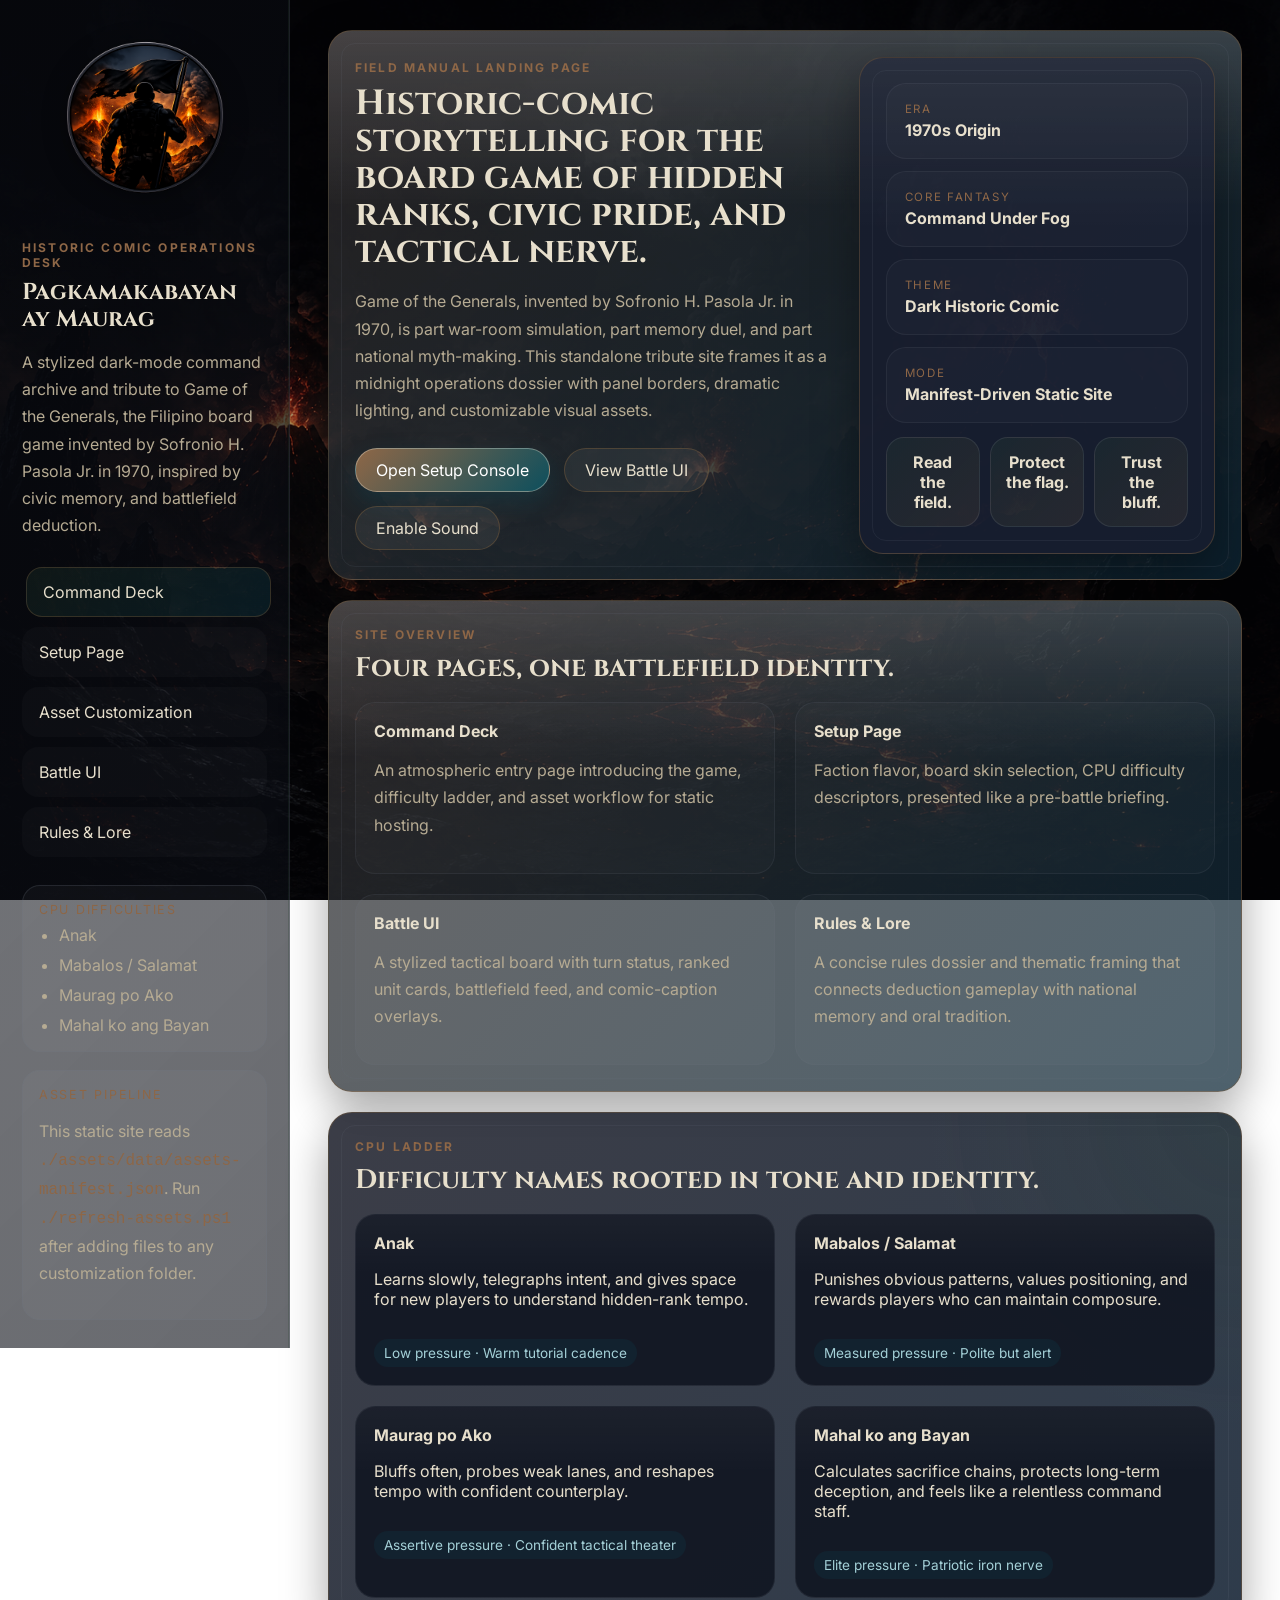
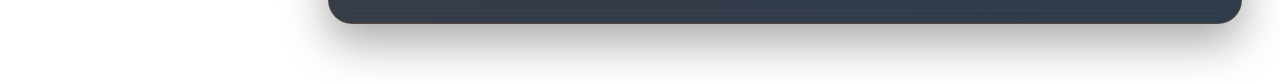
<file: index.html>
<!DOCTYPE html>
<html lang="en">
<head>
  <meta charset="UTF-8">
  <meta name="viewport" content="width=device-width, initial-scale=1.0">
  <title>Pagkamakabayan ay Maurag | Game of the Generals</title>
  <meta name="description" content="A tribute to Game of the Generals, the iconic Filipino board game invented by Sofronio H. Pasola Jr. in 1970. A dark-mode historic-comic microsite with setup, battle UI, lore, and manifest-based asset customization.">
  <link rel="preconnect" href="https://fonts.googleapis.com">
  <link rel="preconnect" href="https://fonts.gstatic.com" crossorigin>
  <link href="https://fonts.googleapis.com/css2?family=Cinzel:wght@400;600;700&family=Inter:wght@400;500;600;700&display=swap" rel="stylesheet">
  <link rel="stylesheet" href="./assets/css/styles.css">
  <link rel="icon" href="./app_icon.png" type="image/png">
</head>
<body data-page="home">
  <div class="site-shell">
    <aside class="sidebar">
      <div class="brand-block">
        <img src="./app_icon.png" alt="App Icon" class="brand-icon">
        <p class="eyebrow">Historic Comic Operations Desk</p>
        <h1>Pagkamakabayan ay Maurag</h1>
        <p class="brand-copy">A stylized dark-mode command archive and tribute to Game of the Generals, the Filipino board game invented by Sofronio H. Pasola Jr. in 1970, inspired by civic memory, and battlefield deduction.</p>
      </div>

      <button class="nav-toggle" type="button" data-nav-toggle aria-expanded="false" aria-controls="site-nav">Menu</button>

      <nav id="site-nav" class="site-nav">
        <a href="./index.html" data-nav-link>Command Deck</a>
        <a href="./setup.html" data-nav-link>Setup Page</a>
        <a href="./customization.html" data-nav-link>Asset Customization</a>
        <a href="./battle.html" data-nav-link>Battle UI</a>
        <a href="./rules-lore.html" data-nav-link>Rules & Lore</a>
      </nav>

      <section class="sidebar-panel sidebar-panel--compact">  
        <p class="panel-label">CPU Difficulties</p>
        <ul class="difficulty-list difficulty-list--stacked">
          <li>Anak</li>
          <li>Mabalos / Salamat</li>
          <li>Maurag po Ako</li>
          <li>Mahal ko ang Bayan</li>
        </ul>
      </section>

      <section class="sidebar-panel sidebar-panel--compact">
        <p class="panel-label">Asset Pipeline</p>
        <p class="muted">This static site reads <code>./assets/data/assets-manifest.json</code>. Run <code>./refresh-assets.ps1</code> after adding files to any customization folder.</p>
      </section>
    </aside>

    <main class="content">
      <section class="hero panel hero-panel">
        <div class="hero-copy">
          <p class="eyebrow">Field Manual Landing Page</p>
          <h2>Historic-comic storytelling for the board game of hidden ranks, civic pride, and tactical nerve.</h2>
          <p class="lead">Game of the Generals, invented by Sofronio H. Pasola Jr. in 1970, is part war-room simulation, part memory duel, and part national myth-making. This standalone tribute site frames it as a midnight operations dossier with panel borders, dramatic lighting, and customizable visual assets.</p>
          <div class="hero-actions">
            <a class="button button--primary" href="./setup.html">Open Setup Console</a>
            <a class="button button--ghost" href="./battle.html">View Battle UI</a>
            <button class="button button--ghost" type="button" data-audio-enable>Enable Sound</button>
          </div>
        </div>
        <div class="hero-visual panel panel--inset">
          <div class="stat-grid">
            <article class="stat-card">
              <span class="stat-label">Era</span>
              <strong>1970s Origin</strong>
            </article>
            <article class="stat-card">
              <span class="stat-label">Core Fantasy</span>
              <strong>Command Under Fog</strong>
            </article>
            <article class="stat-card">
              <span class="stat-label">Theme</span>
              <strong>Dark Historic Comic</strong>
            </article>
            <article class="stat-card">
              <span class="stat-label">Mode</span>
              <strong>Manifest-Driven Static Site</strong>
            </article>
          </div>
          <div class="comic-burst">
            <span>Read the field.</span>
            <span>Protect the flag.</span>
            <span>Trust the bluff.</span>
          </div>
        </div>
      </section>

      <section class="panel">
        <div class="section-heading">
          <p class="eyebrow">Site Overview</p>
          <h3>Four pages, one battlefield identity.</h3>
        </div>
        <div class="feature-grid">
          <article class="feature-card">
            <h4>Command Deck</h4>
            <p>An atmospheric entry page introducing the game, difficulty ladder, and asset workflow for static hosting.</p>
          </article>
          <article class="feature-card">
            <h4>Setup Page</h4>
            <p>Faction flavor, board skin selection, CPU difficulty descriptors, presented like a pre-battle briefing.</p>
          </article>
          <article class="feature-card">
            <h4>Battle UI</h4>
            <p>A stylized tactical board with turn status, ranked unit cards, battlefield feed, and comic-caption overlays.</p>
          </article>
          <article class="feature-card">
            <h4>Rules & Lore</h4>
            <p>A concise rules dossier and thematic framing that connects deduction gameplay with national memory and oral tradition.</p>
          </article>
        </div>
      </section>

      <section class="panel panel--accent">
        <div class="section-heading">
          <p class="eyebrow">CPU Ladder</p>
          <h3>Difficulty names rooted in tone and identity.</h3>
        </div>
        <div class="difficulty-grid" data-difficulty-grid></div>
      </section>


    </main>
  </div>

  <script src="./assets/data/assets-manifest.js"></script>
  <script src="./assets/js/asset-loader.js"></script>
  <script src="./assets/js/app.js"></script>
</body>
</html>
</file>
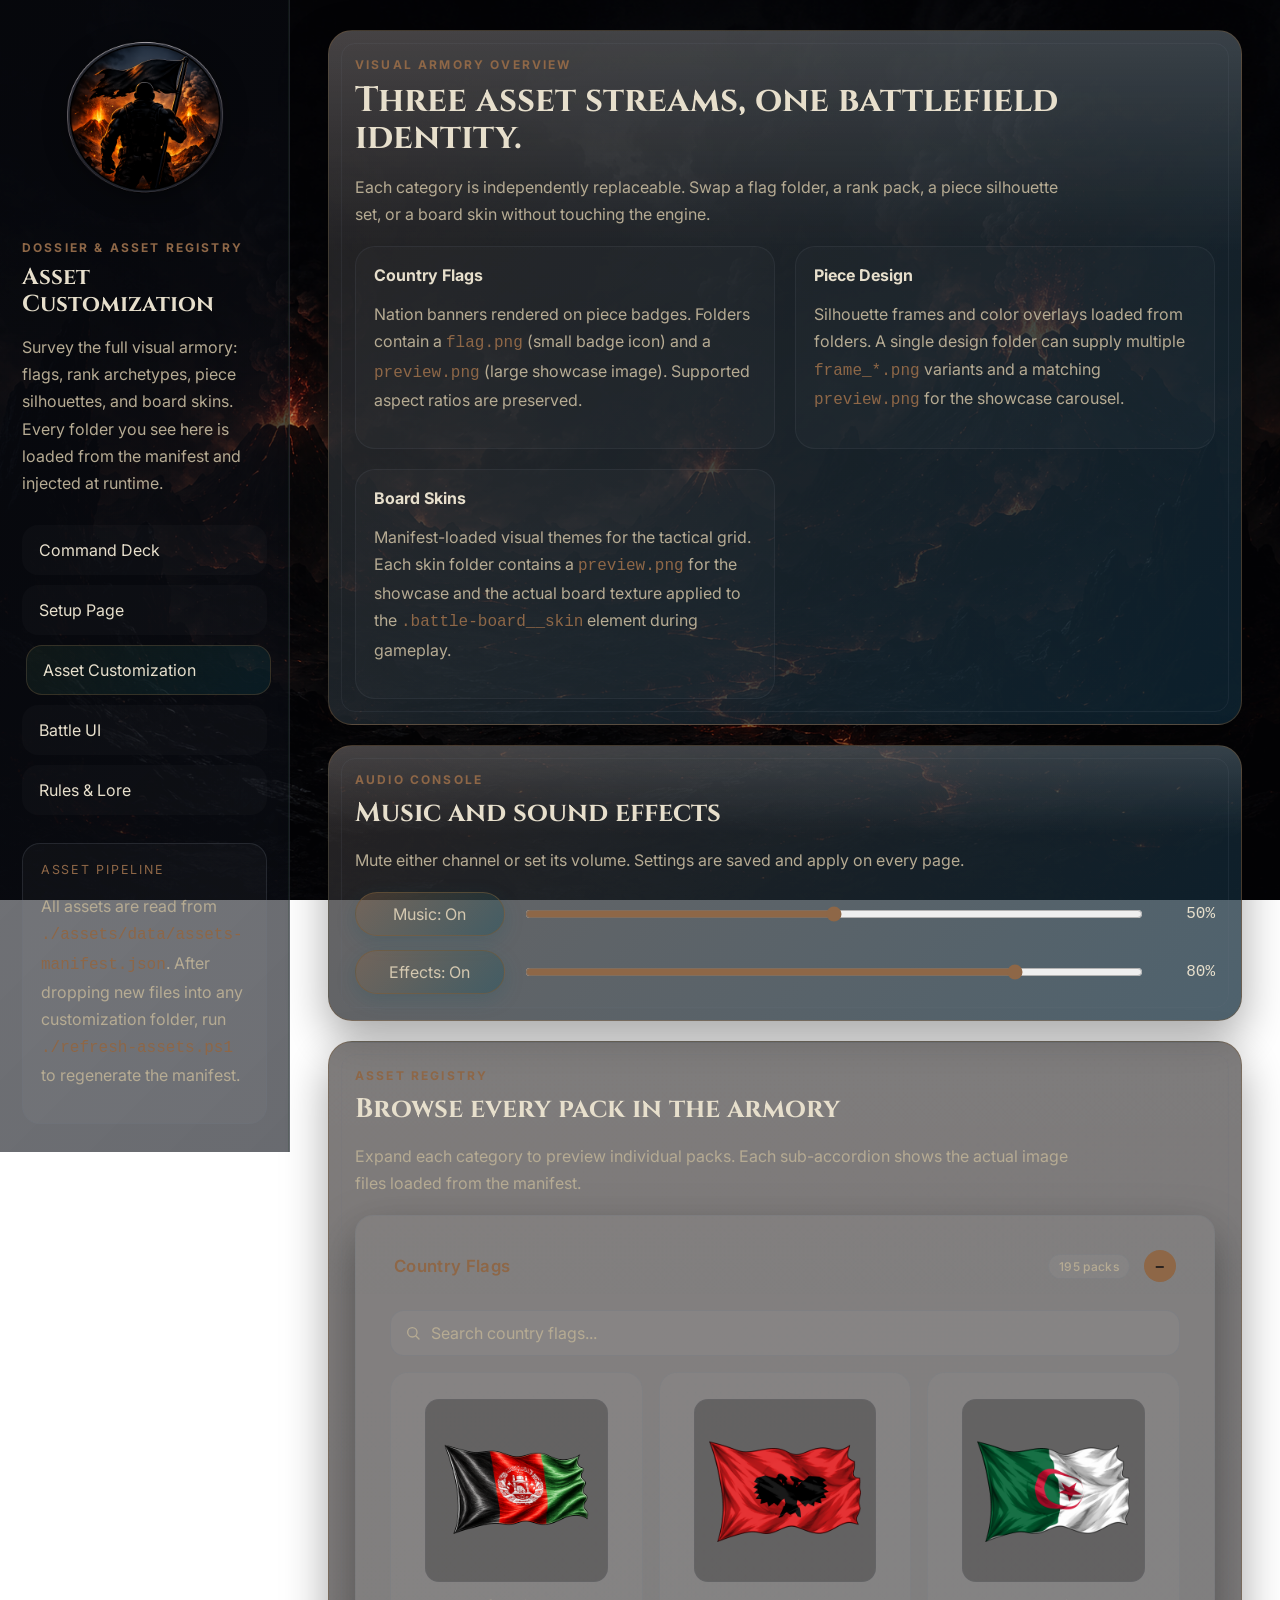
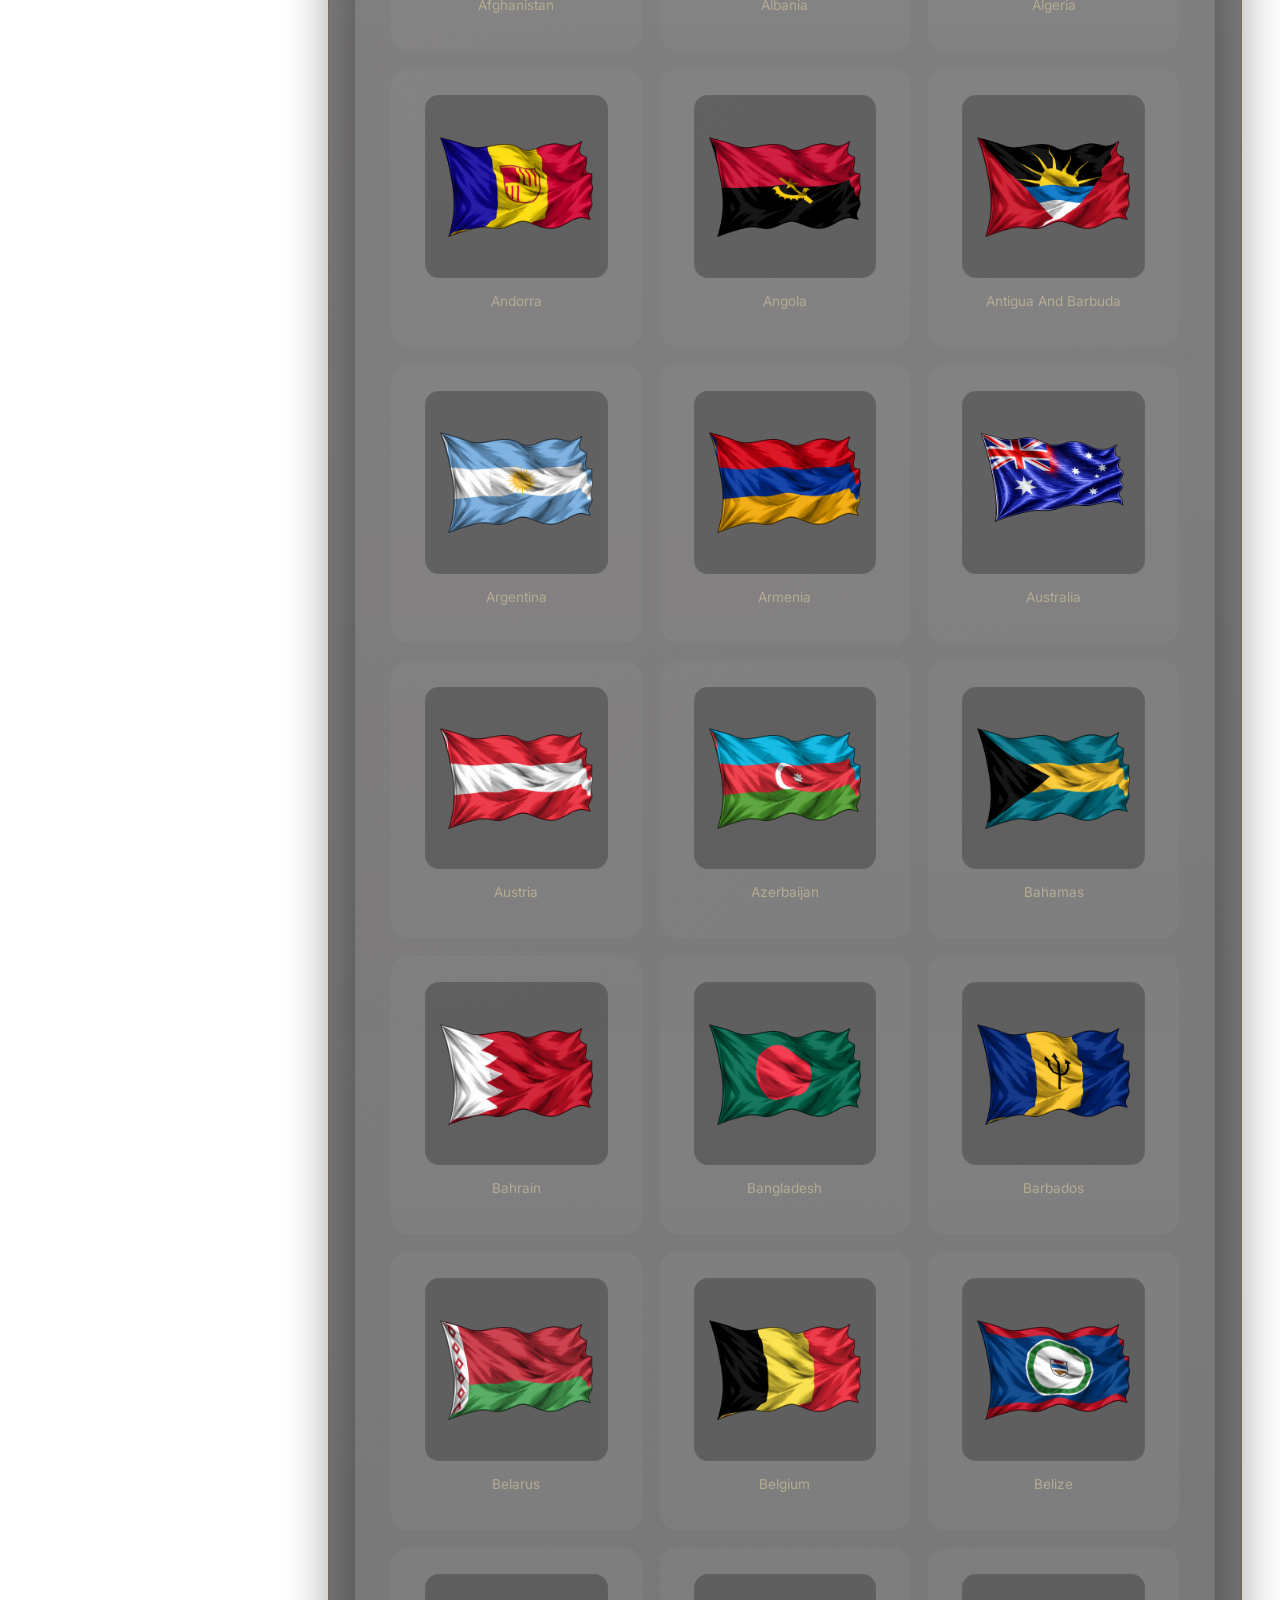
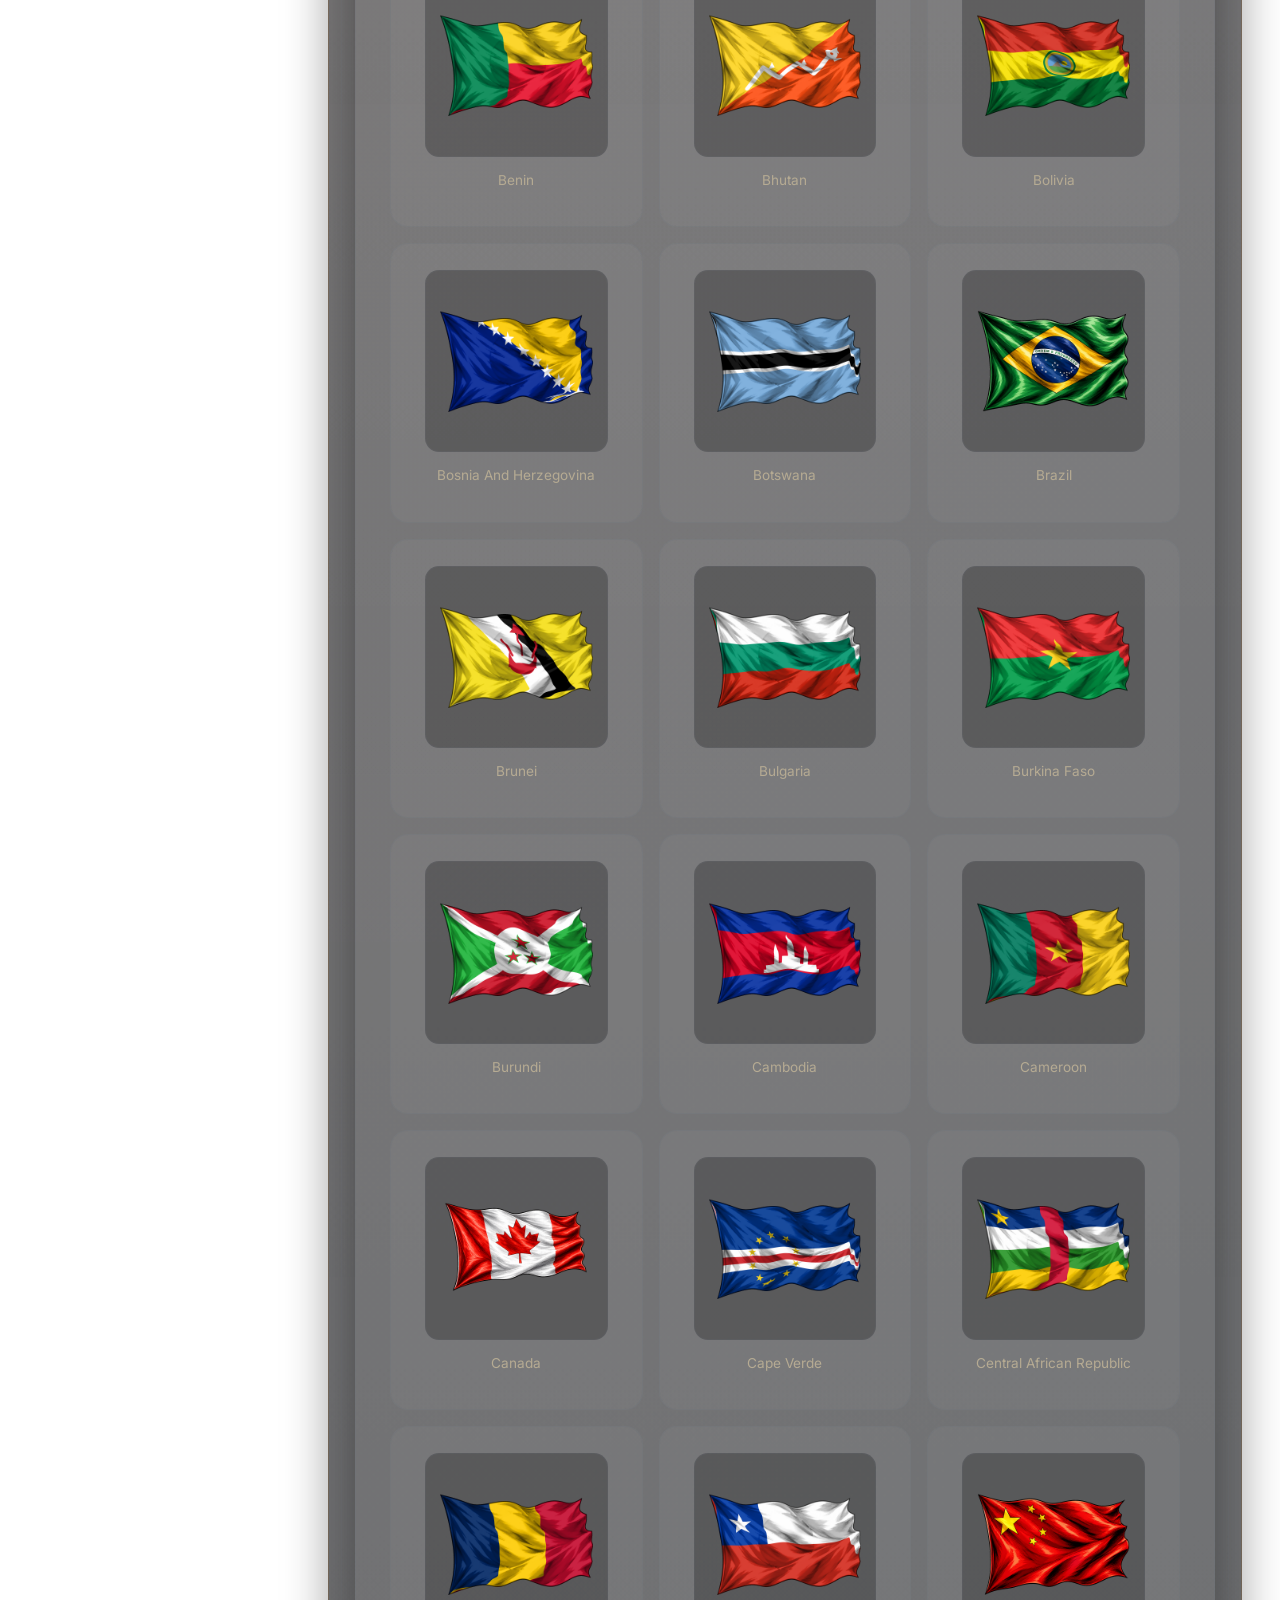
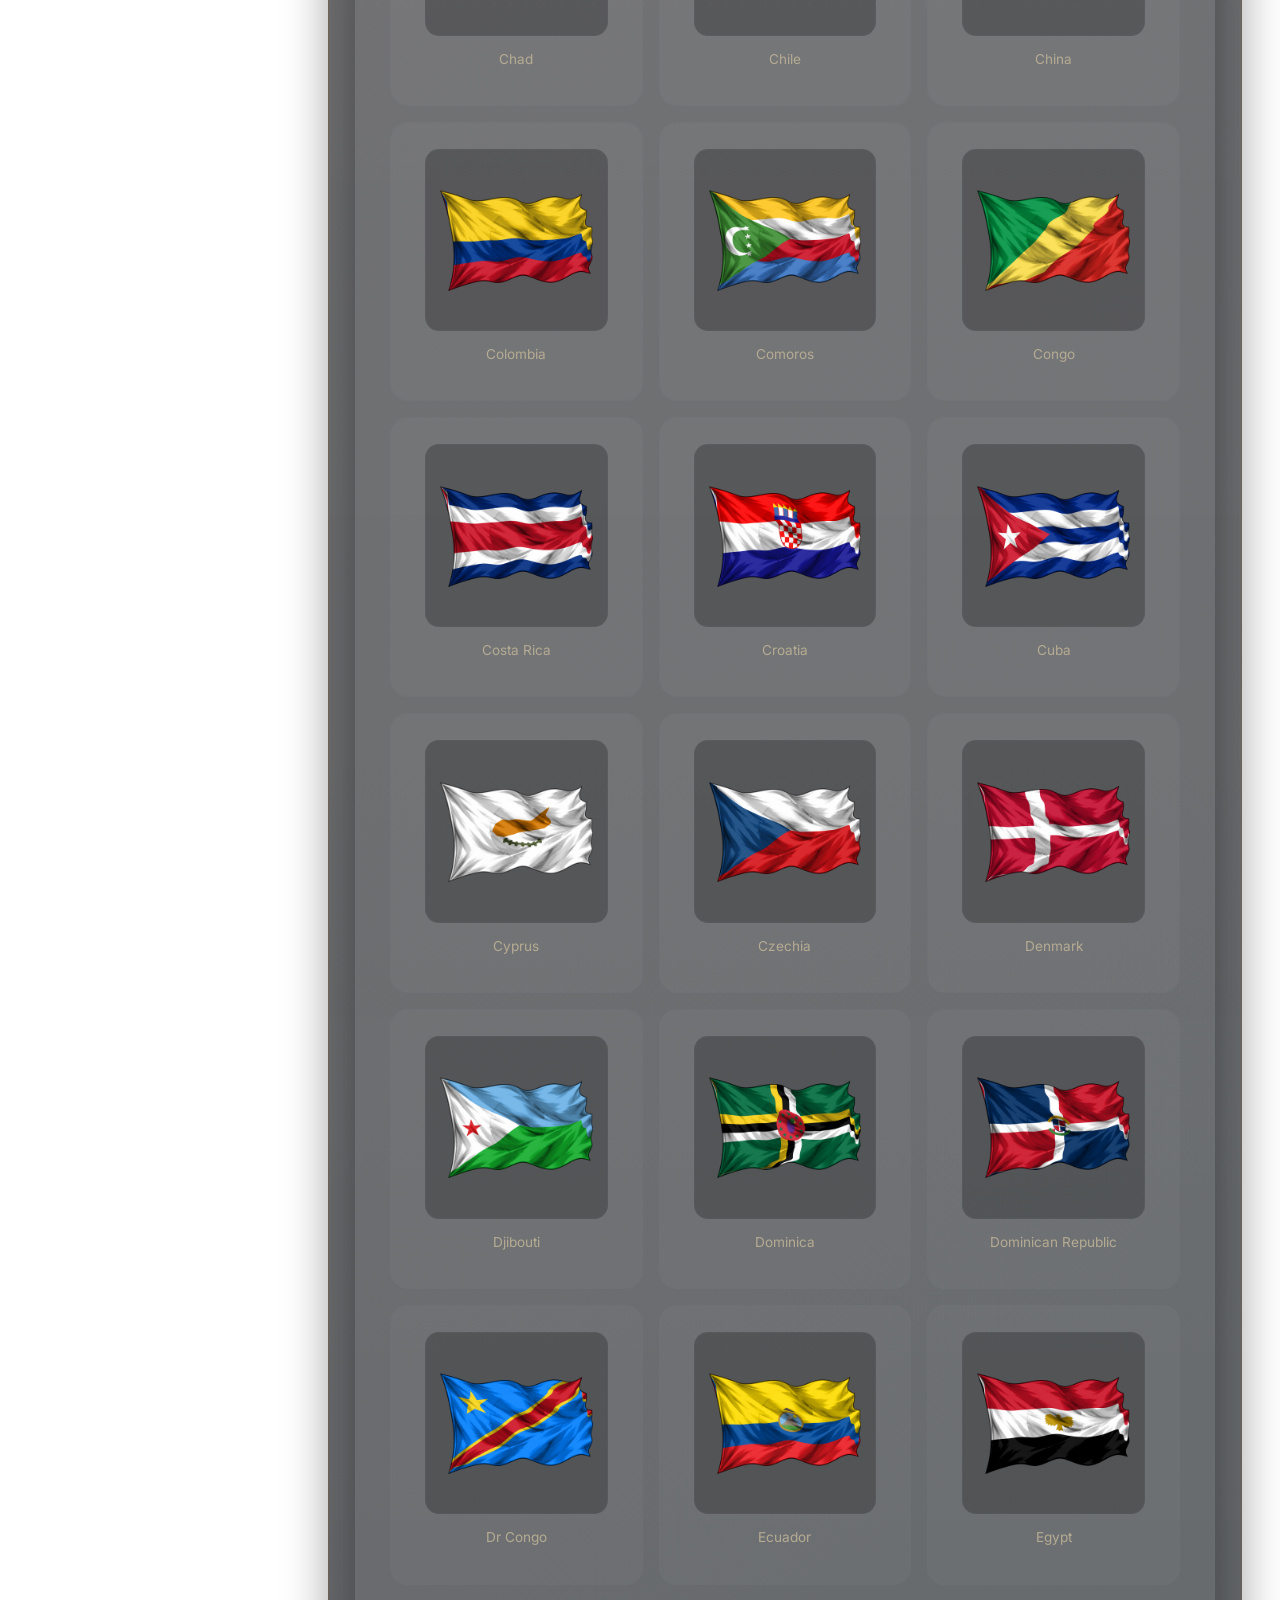
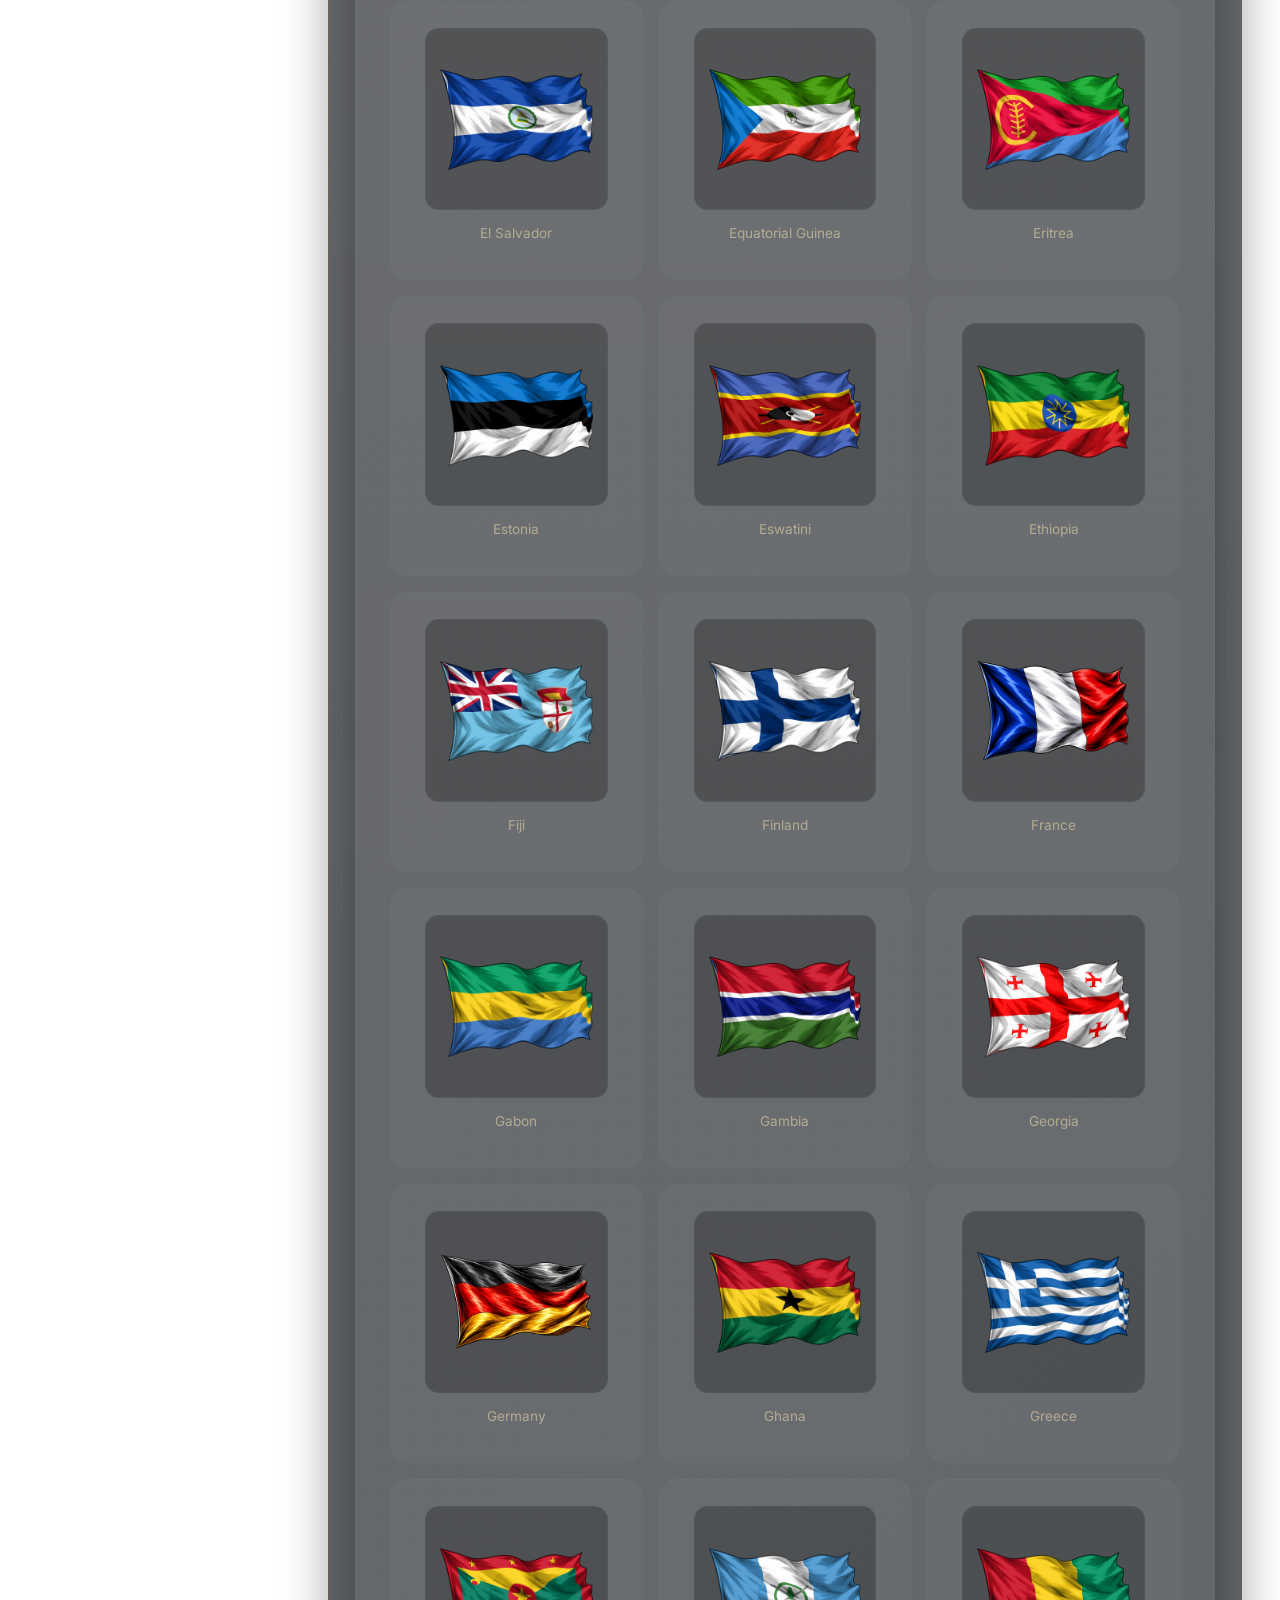
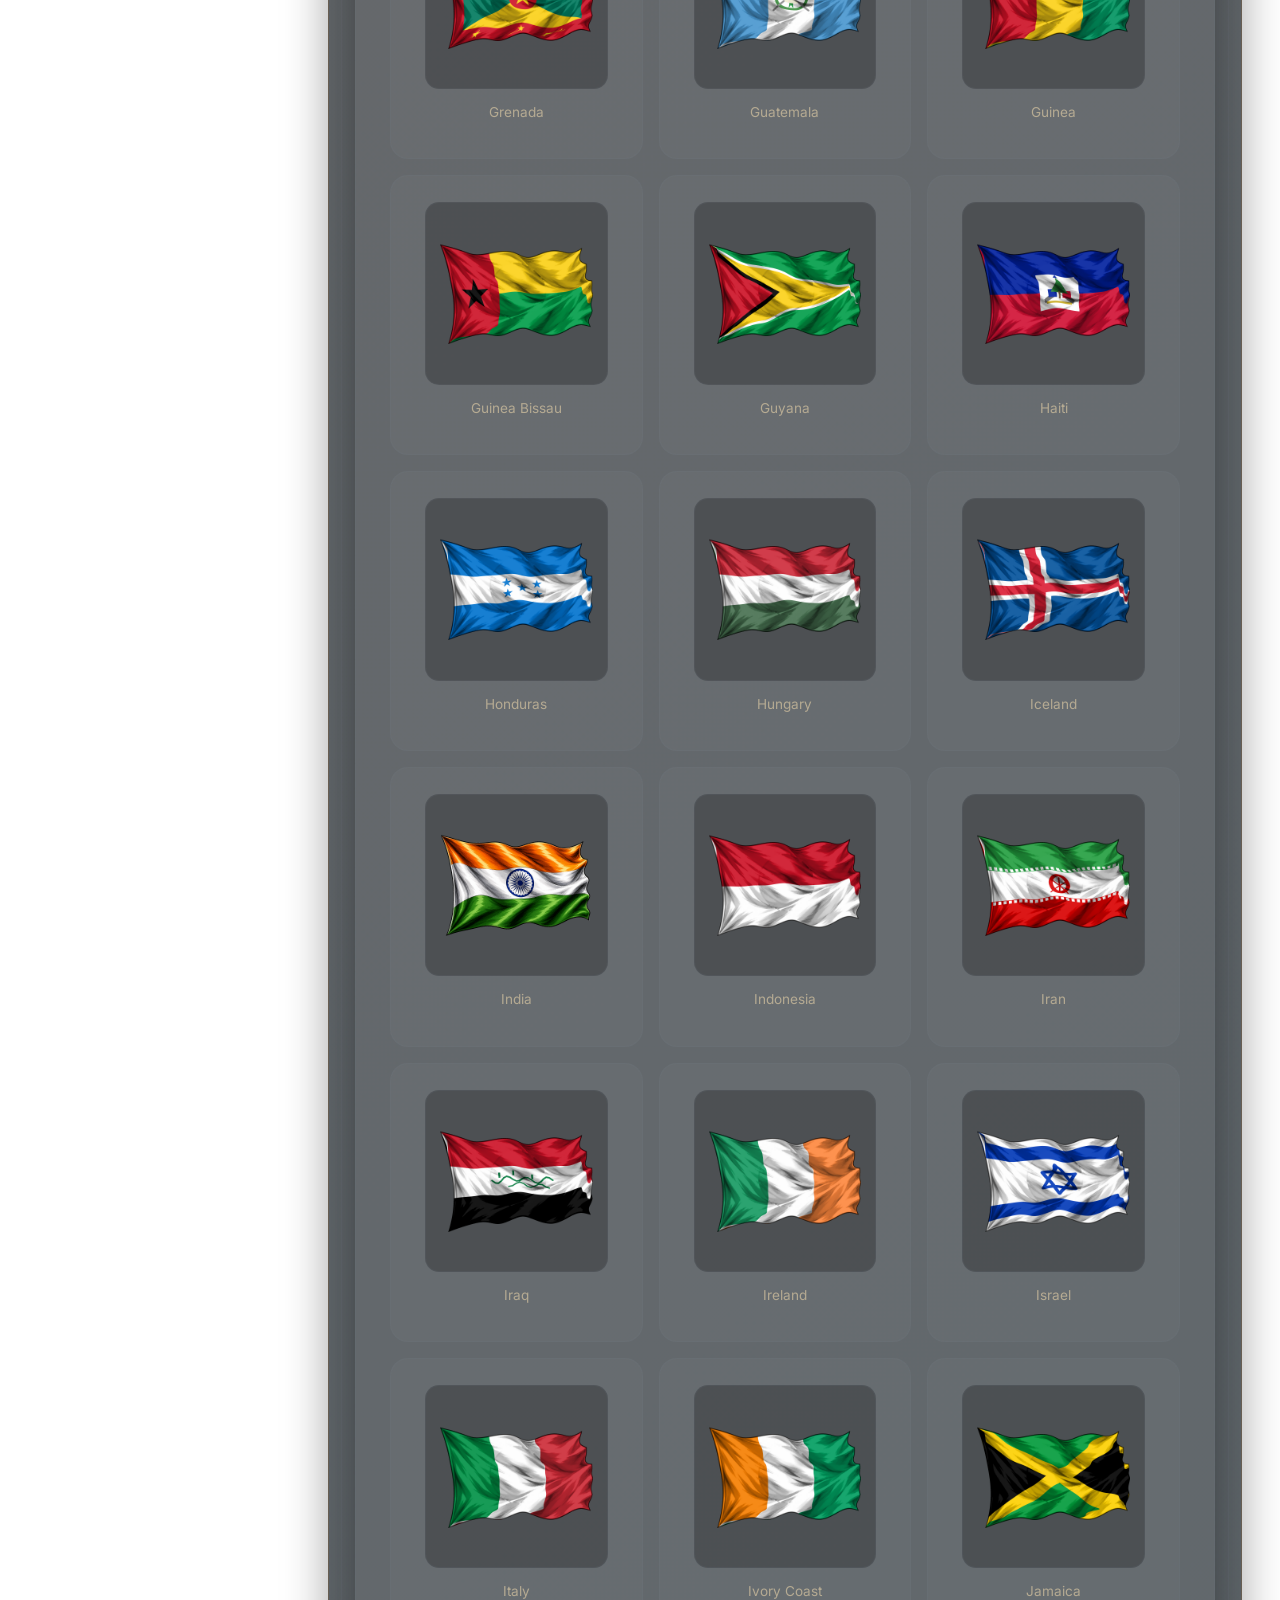
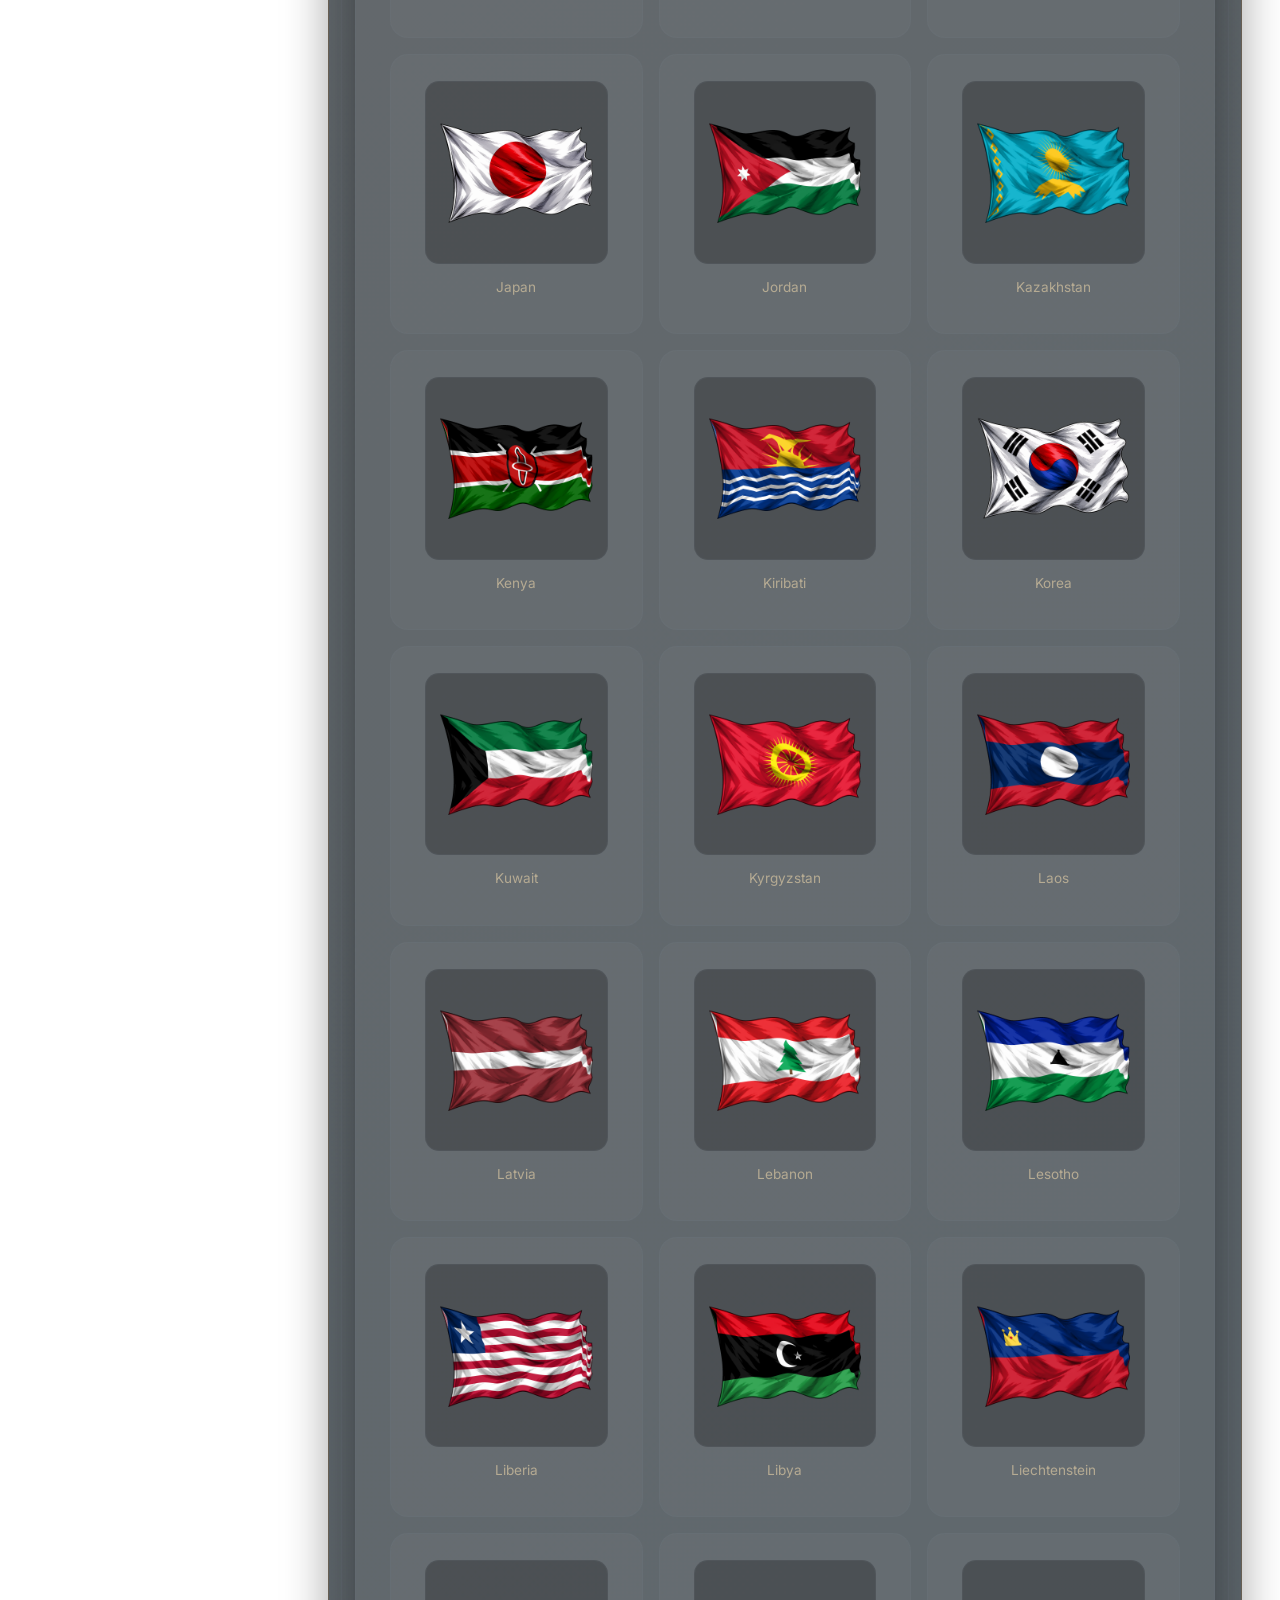
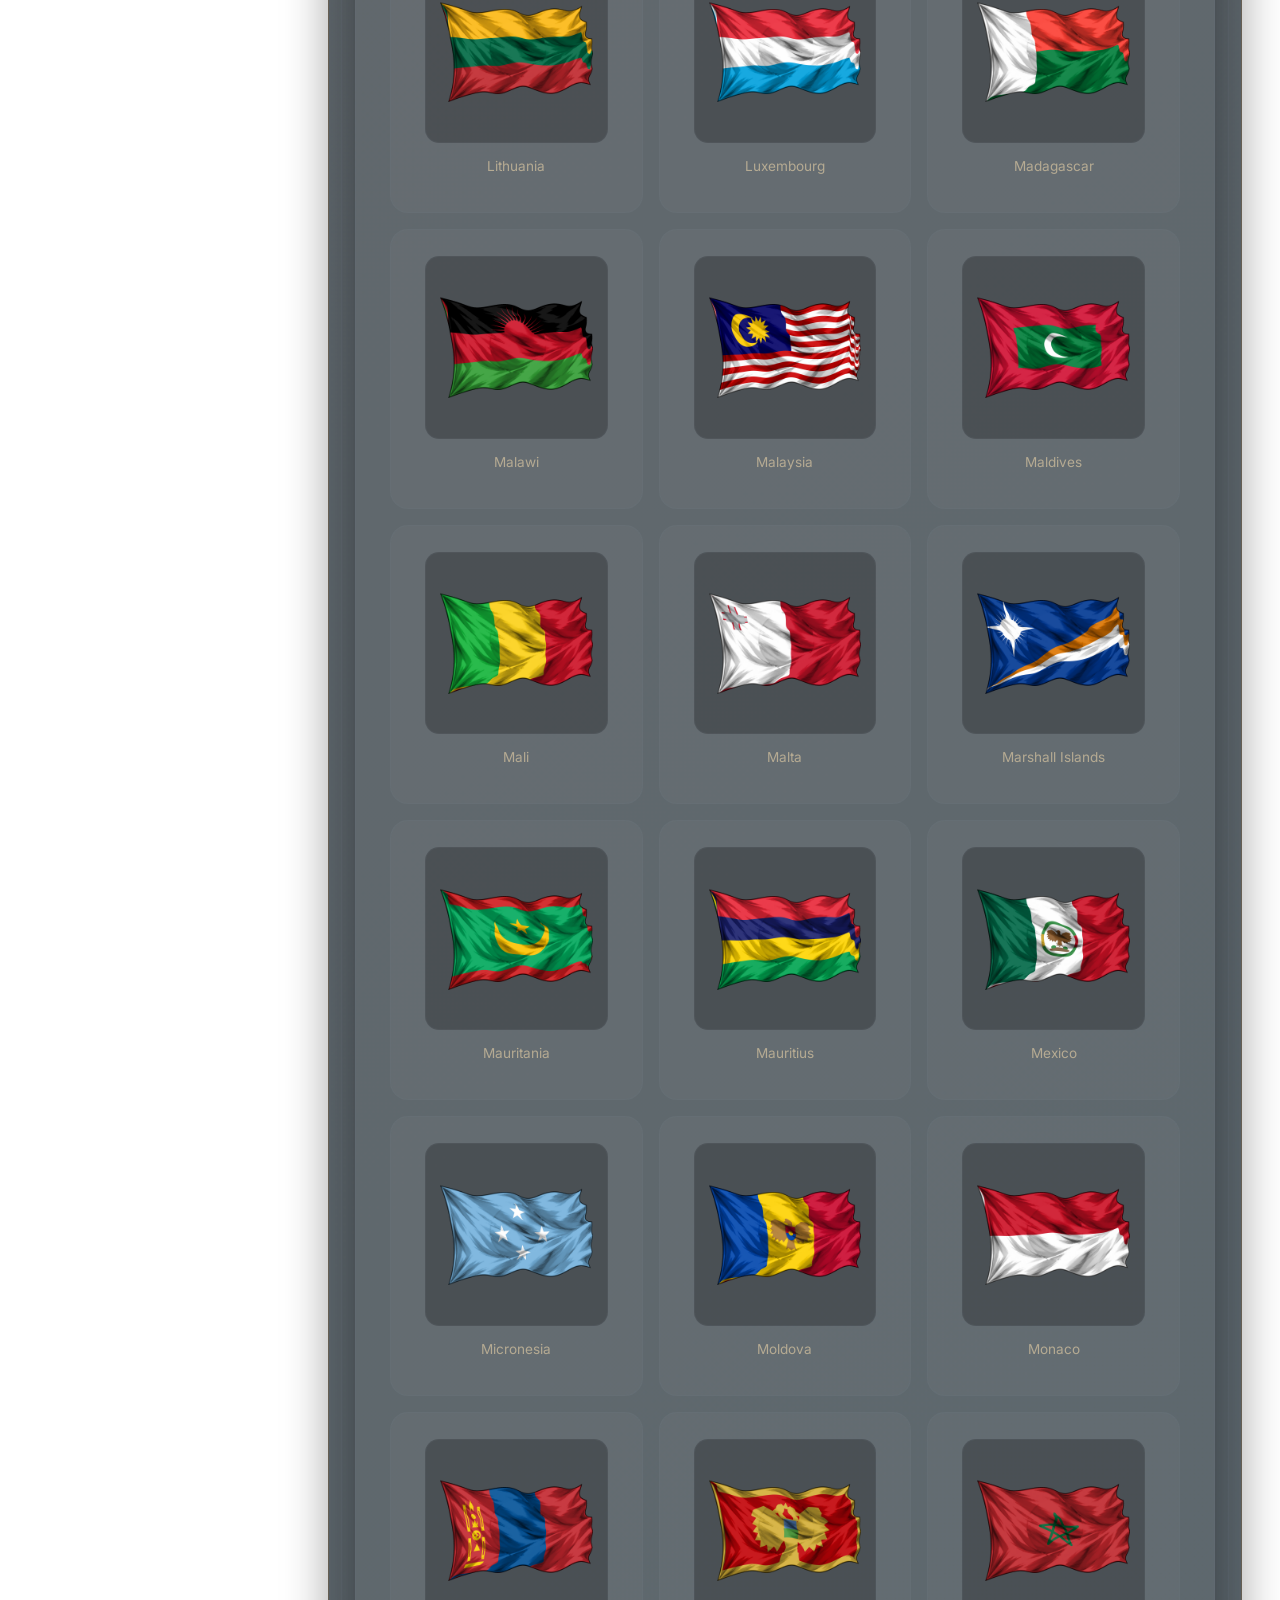
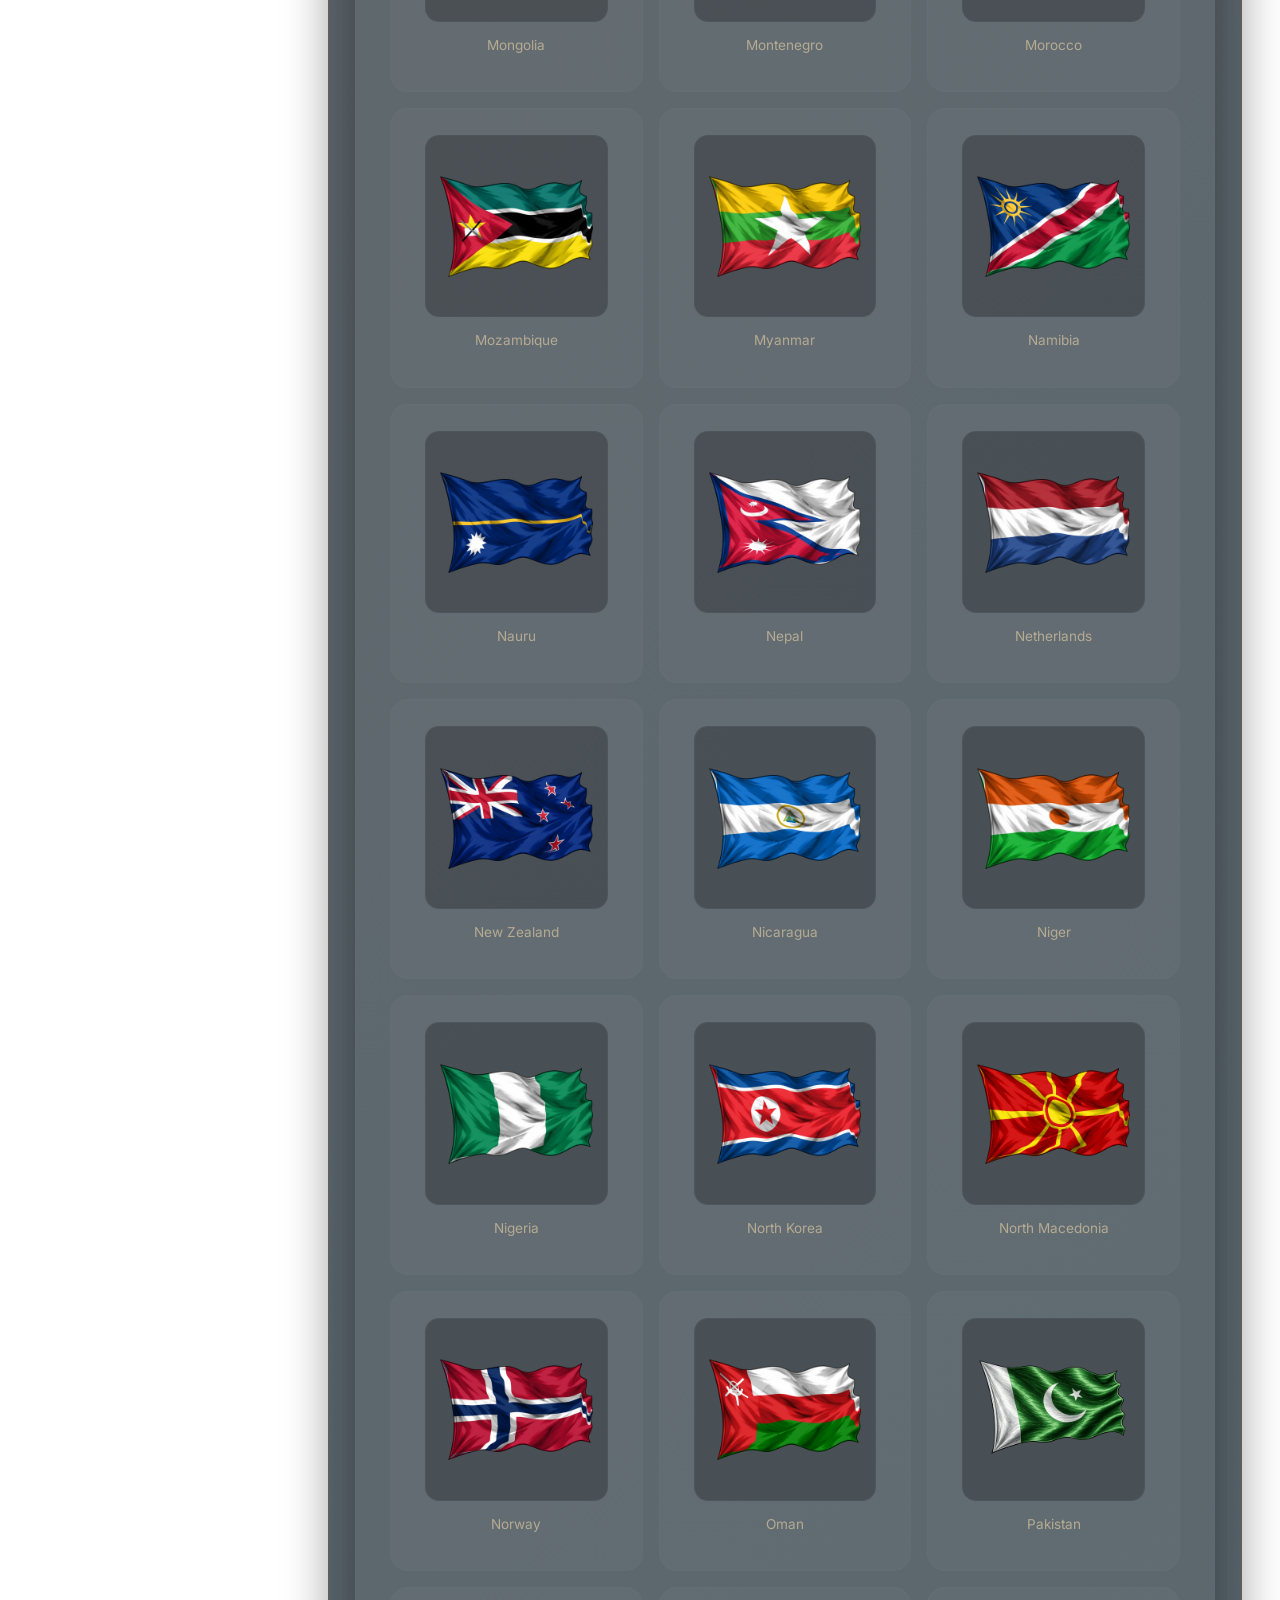
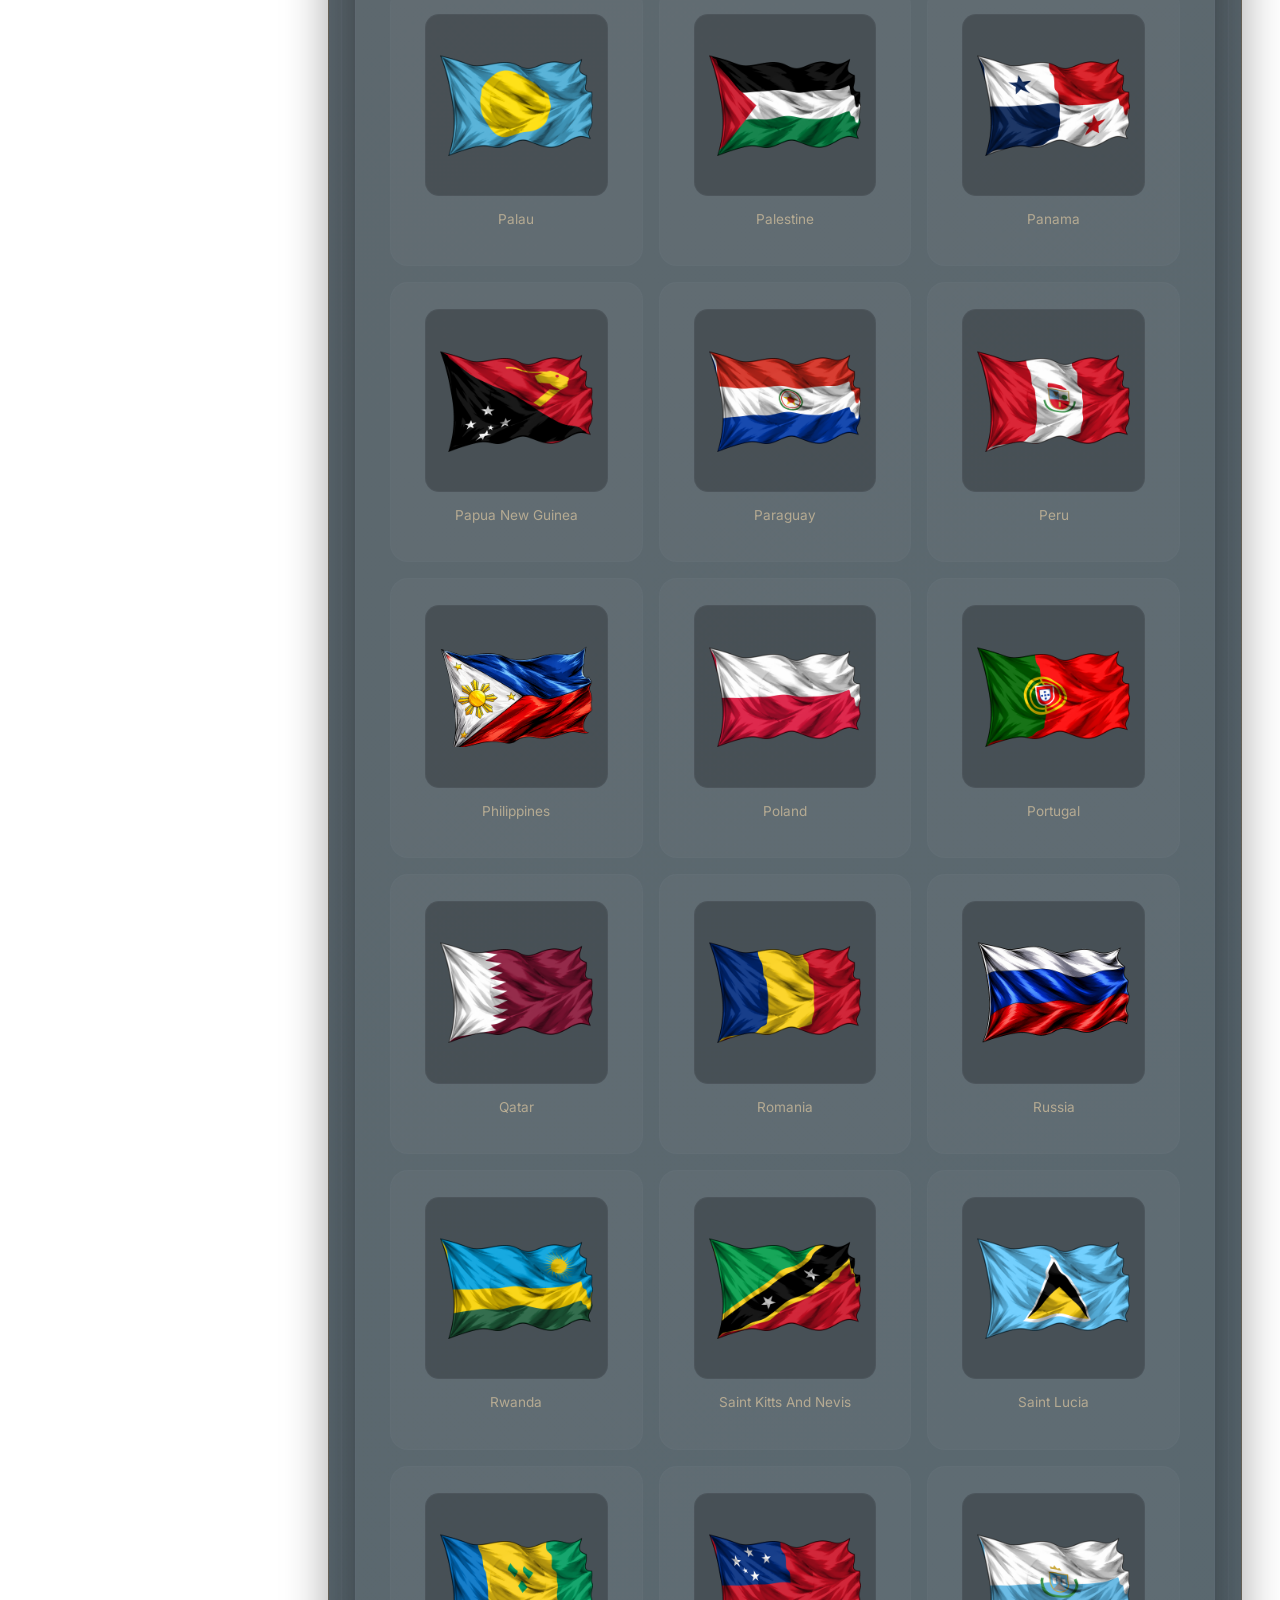
<file: customization.html>
<!DOCTYPE html>
<html lang="en">
<head>
  <meta charset="UTF-8">
  <meta name="viewport" content="width=device-width, initial-scale=1.0">
  <title>Asset Customization | Pagkamakabayan ay Maurag</title>
  <meta name="description" content="Browse and customize country flags, piece designs, and board skins for this tribute to Game of the Generals, the iconic Filipino board game invented by Sofronio H. Pasola Jr. in 1970.">
  <link rel="preconnect" href="https://fonts.googleapis.com">
  <link rel="preconnect" href="https://fonts.gstatic.com" crossorigin>
  <link href="https://fonts.googleapis.com/css2?family=Cinzel:wght@400;600;700&family=Inter:wght@400;500;600;700&display=swap" rel="stylesheet">
  <link rel="stylesheet" href="./assets/css/styles.css">
  <link rel="icon" href="./app_icon.png" type="image/png">
</head>
<body data-page="customization">
  <div class="site-shell">
    <aside class="sidebar">
      <div class="brand-block">
        <img src="./app_icon.png" alt="App Icon" class="brand-icon">
        <p class="eyebrow">Dossier & Asset Registry</p>
        <h1>Asset Customization</h1>
        <p class="brand-copy">Survey the full visual armory: flags, rank archetypes, piece silhouettes, and board skins. Every folder you see here is loaded from the manifest and injected at runtime.</p>
      </div>
 
      <button class="nav-toggle" type="button" data-nav-toggle aria-expanded="false" aria-controls="site-nav">Menu</button>

      <nav id="site-nav" class="site-nav">
        <a href="./index.html" data-nav-link>Command Deck</a>
        <a href="./setup.html" data-nav-link>Setup Page</a>
        <a href="./customization.html" data-nav-link>Asset Customization</a>
        <a href="./battle.html" data-nav-link>Battle UI</a>
        <a href="./rules-lore.html" data-nav-link>Rules & Lore</a>
      </nav>

      <section class="sidebar-panel">
        <p class="panel-label">Asset Pipeline</p>
        <p class="muted">All assets are read from <code>./assets/data/assets-manifest.json</code>. After dropping new files into any customization folder, run <code>./refresh-assets.ps1</code> to regenerate the manifest.</p>
      </section>
    </aside>

    <main class="content">
      <section class="panel">
        <div class="section-heading">
          <p class="eyebrow">Visual Armory Overview</p>
          <h2>Three asset streams, one battlefield identity.</h2>
          <p class="lead">Each category is independently replaceable. Swap a flag folder, a rank pack, a piece silhouette set, or a board skin without touching the engine.</p>
        </div>
        <div class="feature-grid">
          <article class="feature-card">
            <h4>Country Flags</h4>
            <p>Nation banners rendered on piece badges. Folders contain a <code>flag.png</code> (small badge icon) and a <code>preview.png</code> (large showcase image). Supported aspect ratios are preserved.</p>
          </article>
          <article class="feature-card">
            <h4>Piece Design</h4>
            <p>Silhouette frames and color overlays loaded from folders. A single design folder can supply multiple <code>frame_*.png</code> variants and a matching <code>preview.png</code> for the showcase carousel.</p>
          </article>
          <article class="feature-card">
            <h4>Board Skins</h4>
            <p>Manifest-loaded visual themes for the tactical grid. Each skin folder contains a <code>preview.png</code> for the showcase and the actual board texture applied to the <code>.battle-board__skin</code> element during gameplay.</p>
          </article>
        </div>
      </section>

      <section class="panel" data-audio-panel>
        <div class="section-heading">
          <p class="eyebrow">Audio Console</p>
          <h3>Music and sound effects</h3>
          <p class="lead">Mute either channel or set its volume. Settings are saved and apply on every page.</p>
        </div>
        <div class="audio-controls">
          <div class="audio-row">
            <button class="button button--accent audio-row__toggle" type="button" data-audio-toggle="music" aria-pressed="true">Music: On</button>
            <input class="audio-row__slider" type="range" min="0" max="100" step="5" value="50" data-audio-volume="music" aria-label="Music volume">
            <output class="audio-row__value" data-audio-output="music">50%</output>
          </div>
          <div class="audio-row">
            <button class="button button--accent audio-row__toggle" type="button" data-audio-toggle="sfx" aria-pressed="true">Effects: On</button>
            <input class="audio-row__slider" type="range" min="0" max="100" step="5" value="80" data-audio-volume="sfx" aria-label="Sound effects volume">
            <output class="audio-row__value" data-audio-output="sfx">80%</output>
          </div>
        </div>
      </section>

      <section class="panel">
        <div class="section-heading">
          <p class="eyebrow">Asset Registry</p>
          <h3>Browse every pack in the armory</h3>
          <p class="lead">Expand each category to preview individual packs. Each sub-accordion shows the actual image files loaded from the manifest.</p>
        </div>
        <div class="accordion-list category-accordions">

          <details class="category-accordion category--flags" open>
            <summary>Country Flags <span class="accordion-count" data-flag-count>0 packs</span></summary>
            <div class="sub-accordions" data-flag-accordion>
              <label class="search-field" data-flag-search>
                <svg class="search-field__icon" viewBox="0 0 24 24" width="16" height="16" fill="none" stroke="currentColor" stroke-width="2" stroke-linecap="round" aria-hidden="true"><circle cx="11" cy="11" r="7"></circle><line x1="16.5" y1="16.5" x2="21" y2="21"></line></svg>
                <input type="search" placeholder="Search country flags..." autocomplete="off" data-flag-search-input aria-label="Search country flags">
                <span class="search-field__count" data-flag-search-count></span>
              </label>
            </div>
          </details>

          <details class="category-accordion category--pieces">
            <summary>Piece Design <span class="accordion-count">15 packs</span></summary>
            <div class="sub-accordions">
              <details class="piece-accordion piece--bagani" open>
                <summary>Bagani</summary>
                <div class="piece-gallery"><img src="./custom/piece-designs/frames/bagani.png" alt="Bagani"><p class="piece-gallery__label">bagani</p></div>
              </details>
              <details class="piece-accordion piece--bayani" open>
                <summary>Bayani</summary>
                <div class="piece-gallery"><img src="./custom/piece-designs/frames/bayani.png" alt="Bayani"><p class="piece-gallery__label">bayani</p></div>
              </details>
              <details class="piece-accordion piece--kabayanihan" open>
                <summary>Kabayanihan</summary>
                <div class="piece-gallery"><img src="./custom/piece-designs/frames/kabayanihan.png" alt="Kabayanihan"><p class="piece-gallery__label">kabayanihan</p></div>
              </details>
              <details class="piece-accordion piece--kagitingan" open>
                <summary>Kagitingan</summary>
                <div class="piece-gallery"><img src="./custom/piece-designs/frames/kagitingan.png" alt="Kagitingan"><p class="piece-gallery__label">kagitingan</p></div>
              </details>
              <details class="piece-accordion piece--kalasag" open>
                <summary>Kalasag</summary>
                <div class="piece-gallery"><img src="./custom/piece-designs/frames/kalasag.png" alt="Kalasag"><p class="piece-gallery__label">kalasag</p></div>
              </details>
              <details class="piece-accordion piece--katapangan" open>
                <summary>Katapangan</summary>
                <div class="piece-gallery"><img src="./custom/piece-designs/frames/katapangan.png" alt="Katapangan"><p class="piece-gallery__label">katapangan</p></div>
              </details>
              <details class="piece-accordion piece--lakas" open>
                <summary>Lakas</summary>
                <div class="piece-gallery"><img src="./custom/piece-designs/frames/lakas.png" alt="Lakas"><p class="piece-gallery__label">lakas</p></div>
              </details>
              <details class="piece-accordion piece--lakas-loob" open>
                <summary>Lakas Loob</summary>
                <div class="piece-gallery"><img src="./custom/piece-designs/frames/lakas-loob.png" alt="Lakas Loob"><p class="piece-gallery__label">lakas-loob</p></div>
              </details>
              <details class="piece-accordion piece--mandirigma" open>
                <summary>Mandirigma</summary>
                <div class="piece-gallery"><img src="./custom/piece-designs/frames/mandirigma.png" alt="Mandirigma"><p class="piece-gallery__label">mandirigma</p></div>
              </details>
              <details class="piece-accordion piece--matapang" open>
                <summary>Matapang</summary>
                <div class="piece-gallery"><img src="./custom/piece-designs/frames/matapang.png" alt="Matapang"><p class="piece-gallery__label">matapang</p></div>
              </details>
              <details class="piece-accordion piece--sigasig" open>
                <summary>Sigasig</summary>
                <div class="piece-gallery"><img src="./custom/piece-designs/frames/sigasig.png" alt="Sigasig"><p class="piece-gallery__label">sigasig</p></div>
              </details>
              <details class="piece-accordion piece--tagapagtanggol" open>
                <summary>Tagapagtanggol</summary>
                <div class="piece-gallery"><img src="./custom/piece-designs/frames/tagapagtanggol.png" alt="Tagapagtanggol"><p class="piece-gallery__label">tagapagtanggol</p></div>
              </details>
              <details class="piece-accordion piece--tapang" open>
                <summary>Tapang</summary>
                <div class="piece-gallery"><img src="./custom/piece-designs/frames/tapang.png" alt="Tapang"><p class="piece-gallery__label">tapang</p></div>
              </details>
              <details class="piece-accordion piece--tapang-loob" open>
                <summary>Tapang Loob</summary>
                <div class="piece-gallery"><img src="./custom/piece-designs/frames/tapang-loob.png" alt="Tapang Loob"><p class="piece-gallery__label">tapang-loob</p></div>
              </details>
              <details class="piece-accordion piece--tibay" open>
                <summary>Tibay</summary>
                <div class="piece-gallery"><img src="./custom/piece-designs/frames/tibay.png" alt="Tibay"><p class="piece-gallery__label">tibay</p></div>
              </details>
            </div>
          </details>

          <details class="category-accordion category--boards">
            <summary>Board Skins <span class="accordion-count">10 packs</span></summary>
            <div class="sub-accordions">
              <details class="piece-accordion piece--board1" open>
                <summary>Board 1</summary>
                <div class="piece-gallery"><img src="./custom/board-skins/Board 1.png" alt="Board 1"><p class="piece-gallery__label">Board 1</p></div>
              </details>
              <details class="piece-accordion piece--board2" open>
                <summary>Board 2</summary>
                <div class="piece-gallery"><img src="./custom/board-skins/Board 2.png" alt="Board 2"><p class="piece-gallery__label">Board 2</p></div>
              </details>
              <details class="piece-accordion piece--board3" open>
                <summary>Board 3</summary>
                <div class="piece-gallery"><img src="./custom/board-skins/Board 3.png" alt="Board 3"><p class="piece-gallery__label">Board 3</p></div>
              </details>
              <details class="piece-accordion piece--board4" open>
                <summary>Board 4</summary>
                <div class="piece-gallery"><img src="./custom/board-skins/Board 4.png" alt="Board 4"><p class="piece-gallery__label">Board 4</p></div>
              </details>
              <details class="piece-accordion piece--board5" open>
                <summary>Board 5</summary>
                <div class="piece-gallery"><img src="./custom/board-skins/Board 5.png" alt="Board 5"><p class="piece-gallery__label">Board 5</p></div>
              </details>
              <details class="piece-accordion piece--board6" open>
                <summary>Board 6</summary>
                <div class="piece-gallery"><img src="./custom/board-skins/Board 6.png" alt="Board 6"><p class="piece-gallery__label">Board 6</p></div>
              </details>
              <details class="piece-accordion piece--board7" open>
                <summary>Board 7</summary>
                <div class="piece-gallery"><img src="./custom/board-skins/Board 7.png" alt="Board 7"><p class="piece-gallery__label">Board 7</p></div>
              </details>
              <details class="piece-accordion piece--board8" open>
                <summary>Board 8</summary>
                <div class="piece-gallery"><img src="./custom/board-skins/Board 8.png" alt="Board 8"><p class="piece-gallery__label">Board 8</p></div>
              </details>
              <details class="piece-accordion piece--board9" open>
                <summary>Board 9</summary>
                <div class="piece-gallery"><img src="./custom/board-skins/Board 9.png" alt="Board 9"><p class="piece-gallery__label">Board 9</p></div>
              </details>
              <details class="piece-accordion piece--board10" open>
                <summary>Board 10</summary>
                <div class="piece-gallery"><img src="./custom/board-skins/Board 10.png" alt="Board 10"><p class="piece-gallery__label">Board 10</p></div>
              </details>
            </div>
          </details>

        </div>
      </section>

      <section class="panel">
        <div class="section-heading">
          <p class="eyebrow">Chess Piece Roster</p>
          <h3>Sub-accordions for every rank with variant images</h3>
          <p class="lead">Each rank tier carries four visual variants. Expand any accordion to preview all four character files loaded from the manifest.</p>
        </div>
        <div class="accordion-list piece-accordions-main">

          <details class="category-accordion category--captain" open>
            <summary>Captain <span class="accordion-count">4 variants</span></summary>
            <div class="sub-accordions">
              <details class="piece-accordion piece--captain1" open>
                <summary>Captain 1</summary>
                <div class="piece-gallery"><img src="./custom/pieces/captain/captain1.png" alt="Captain 1"><p class="piece-gallery__label">captain 1</p></div>
              </details>
              <details class="piece-accordion piece--captain2" open>
                <summary>Captain 2</summary>
                <div class="piece-gallery"><img src="./custom/pieces/captain/captain2.png" alt="Captain 2"><p class="piece-gallery__label">captain 2</p></div>
              </details>
              <details class="piece-accordion piece--captain3" open>
                <summary>Captain 3</summary>
                <div class="piece-gallery"><img src="./custom/pieces/captain/captain3.png" alt="Captain 3"><p class="piece-gallery__label">captain 3</p></div>
              </details>
              <details class="piece-accordion piece--captain4" open>
                <summary>Captain 4</summary>
                <div class="piece-gallery"><img src="./custom/pieces/captain/captain4.png" alt="Captain 4"><p class="piece-gallery__label">captain 4</p></div>
              </details>
            </div>
          </details>

          <details class="category-accordion category--colonel">
            <summary>Colonel <span class="accordion-count">4 variants</span></summary>
            <div class="sub-accordions">
              <details class="piece-accordion piece--colonel1" open>
                <summary>Colonel 1</summary>
                <div class="piece-gallery"><img src="./custom/pieces/colonel/lTcolonel1.png" alt="Colonel 1"><p class="piece-gallery__label">lTcolonel 1</p></div>
              </details>
              <details class="piece-accordion piece--colonel2" open>
                <summary>Colonel 2</summary>
                <div class="piece-gallery"><img src="./custom/pieces/colonel/lTcolonel2.png" alt="Colonel 2"><p class="piece-gallery__label">lTcolonel 2</p></div>
              </details>
              <details class="piece-accordion piece--colonel3" open>
                <summary>Colonel 3</summary>
                <div class="piece-gallery"><img src="./custom/pieces/colonel/lTcolonel3.png" alt="Colonel 3"><p class="piece-gallery__label">lTcolonel 3</p></div>
              </details>
              <details class="piece-accordion piece--colonel4" open>
                <summary>Colonel 4</summary>
                <div class="piece-gallery"><img src="./custom/pieces/colonel/lTcolonel4.png" alt="Colonel 4"><p class="piece-gallery__label">lTcolonel 4</p></div>
              </details>
            </div>
          </details>

          <details class="category-accordion category--first-lieutenant">
            <summary>First Lieutenant <span class="accordion-count">4 variants</span></summary>
            <div class="sub-accordions">
              <details class="piece-accordion piece--1stlieutenant1" open>
                <summary>1st Lieutenant 1</summary>
                <div class="piece-gallery"><img src="./custom/pieces/first-lieutenant/1stLieutenant1.png" alt="1st Lieutenant 1"><p class="piece-gallery__label">1stLieutenant 1</p></div>
              </details>
              <details class="piece-accordion piece--1stlieutenant2" open>
                <summary>1st Lieutenant 2</summary>
                <div class="piece-gallery"><img src="./custom/pieces/first-lieutenant/1stLieutenant2.png" alt="1st Lieutenant 2"><p class="piece-gallery__label">1stLieutenant 2</p></div>
              </details>
              <details class="piece-accordion piece--1stlieutenant3" open>
                <summary>1st Lieutenant 3</summary>
                <div class="piece-gallery"><img src="./custom/pieces/first-lieutenant/1stLieutenant3.png" alt="1st Lieutenant 3"><p class="piece-gallery__label">1stLieutenant 3</p></div>
              </details>
              <details class="piece-accordion piece--1stlieutenant4" open>
                <summary>1st Lieutenant 4</summary>
                <div class="piece-gallery"><img src="./custom/pieces/first-lieutenant/1stLieutenant4.png" alt="1st Lieutenant 4"><p class="piece-gallery__label">1stLieutenant 4</p></div>
              </details>
            </div>
          </details>

          <details class="category-accordion category--five-star-general">
            <summary>Five-Star General <span class="accordion-count">4 variants</span></summary>
            <div class="sub-accordions">
              <details class="piece-accordion piece--5stargeneral1" open>
                <summary>5-Star General 1</summary>
                <div class="piece-gallery"><img src="./custom/pieces/five-star-general/5starGeneral1.png" alt="5-Star General 1"><p class="piece-gallery__label">5starGeneral 1</p></div>
              </details>
              <details class="piece-accordion piece--5stargeneral2" open>
                <summary>5-Star General 2</summary>
                <div class="piece-gallery"><img src="./custom/pieces/five-star-general/5starGeneral2.png" alt="5-Star General 2"><p class="piece-gallery__label">5starGeneral 2</p></div>
              </details>
              <details class="piece-accordion piece--5stargeneral3" open>
                <summary>5-Star General 3</summary>
                <div class="piece-gallery"><img src="./custom/pieces/five-star-general/5starGeneral3.png" alt="5-Star General 3"><p class="piece-gallery__label">5starGeneral 3</p></div>
              </details>
              <details class="piece-accordion piece--5stargeneral4" open>
                <summary>5-Star General 4</summary>
                <div class="piece-gallery"><img src="./custom/pieces/five-star-general/5starGeneral4.png" alt="5-Star General 4"><p class="piece-gallery__label">5starGeneral 4</p></div>
              </details>
            </div>
          </details>

          <details class="category-accordion category--four-star-general">
            <summary>Four-Star General <span class="accordion-count">4 variants</span></summary>
            <div class="sub-accordions">
              <details class="piece-accordion piece--4stargeneral1" open>
                <summary>4-Star General 1</summary>
                <div class="piece-gallery"><img src="./custom/pieces/four-star-general/4starGeneral1.png" alt="4-Star General 1"><p class="piece-gallery__label">4starGeneral 1</p></div>
              </details>
              <details class="piece-accordion piece--4stargeneral2" open>
                <summary>4-Star General 2</summary>
                <div class="piece-gallery"><img src="./custom/pieces/four-star-general/4starGeneral2.png" alt="4-Star General 2"><p class="piece-gallery__label">4starGeneral 2</p></div>
              </details>
              <details class="piece-accordion piece--4stargeneral3" open>
                <summary>4-Star General 3</summary>
                <div class="piece-gallery"><img src="./custom/pieces/four-star-general/4starGeneral3.png" alt="4-Star General 3"><p class="piece-gallery__label">4starGeneral 3</p></div>
              </details>
              <details class="piece-accordion piece--4stargeneral4" open>
                <summary>4-Star General 4</summary>
                <div class="piece-gallery"><img src="./custom/pieces/four-star-general/4starGeneral4.png" alt="4-Star General 4"><p class="piece-gallery__label">4starGeneral 4</p></div>
              </details>
            </div>
          </details>

          <details class="category-accordion category--lieutenant-colonel">
            <summary>Lieutenant Colonel <span class="accordion-count">4 variants</span></summary>
            <div class="sub-accordions">
              <details class="piece-accordion piece--lieutenant-colonel1" open>
                <summary>Lieutenant Colonel 1</summary>
                <div class="piece-gallery"><img src="./custom/pieces/lieutenant-colonel/colonel1.png" alt="Lieutenant Colonel 1"><p class="piece-gallery__label">colonel 1</p></div>
              </details>
              <details class="piece-accordion piece--lieutenant-colonel2" open>
                <summary>Lieutenant Colonel 2</summary>
                <div class="piece-gallery"><img src="./custom/pieces/lieutenant-colonel/colonel2.png" alt="Lieutenant Colonel 2"><p class="piece-gallery__label">colonel 2</p></div>
              </details>
              <details class="piece-accordion piece--lieutenant-colonel3" open>
                <summary>Lieutenant Colonel 3</summary>
                <div class="piece-gallery"><img src="./custom/pieces/lieutenant-colonel/colonel3.png" alt="Lieutenant Colonel 3"><p class="piece-gallery__label">colonel 3</p></div>
              </details>
              <details class="piece-accordion piece--lieutenant-colonel4" open>
                <summary>Lieutenant Colonel 4</summary>
                <div class="piece-gallery"><img src="./custom/pieces/lieutenant-colonel/colonel4.png" alt="Lieutenant Colonel 4"><p class="piece-gallery__label">colonel 4</p></div>
              </details>
            </div>
          </details>

          <details class="category-accordion category--major">
            <summary>Major <span class="accordion-count">4 variants</span></summary>
            <div class="sub-accordions">
              <details class="piece-accordion piece--major1" open>
                <summary>Major 1</summary>
                <div class="piece-gallery"><img src="./custom/pieces/major/major1.png" alt="Major 1"><p class="piece-gallery__label">major 1</p></div>
              </details>
              <details class="piece-accordion piece--major2" open>
                <summary>Major 2</summary>
                <div class="piece-gallery"><img src="./custom/pieces/major/major2.png" alt="Major 2"><p class="piece-gallery__label">major 2</p></div>
              </details>
              <details class="piece-accordion piece--major3" open>
                <summary>Major 3</summary>
                <div class="piece-gallery"><img src="./custom/pieces/major/major3.png" alt="Major 3"><p class="piece-gallery__label">major 3</p></div>
              </details>
              <details class="piece-accordion piece--major4" open>
                <summary>Major 4</summary>
                <div class="piece-gallery"><img src="./custom/pieces/major/major4.png" alt="Major 4"><p class="piece-gallery__label">major 4</p></div>
              </details>
            </div>
          </details>

          <details class="category-accordion category--one-star-general">
            <summary>One-Star General <span class="accordion-count">4 variants</span></summary>
            <div class="sub-accordions">
              <details class="piece-accordion piece--1stargeneral1" open>
                <summary>1-Star General 1</summary>
                <div class="piece-gallery"><img src="./custom/pieces/one-star-general/1starGeneral1.png" alt="1-Star General 1"><p class="piece-gallery__label">1starGeneral 1</p></div>
              </details>
              <details class="piece-accordion piece--1stargeneral2" open>
                <summary>1-Star General 2</summary>
                <div class="piece-gallery"><img src="./custom/pieces/one-star-general/1starGeneral2.png" alt="1-Star General 2"><p class="piece-gallery__label">1starGeneral 2</p></div>
              </details>
              <details class="piece-accordion piece--1stargeneral3" open>
                <summary>1-Star General 3</summary>
                <div class="piece-gallery"><img src="./custom/pieces/one-star-general/1starGeneral3.png" alt="1-Star General 3"><p class="piece-gallery__label">1starGeneral 3</p></div>
              </details>
              <details class="piece-accordion piece--1stargeneral4" open>
                <summary>1-Star General 4</summary>
                <div class="piece-gallery"><img src="./custom/pieces/one-star-general/1starGeneral4.png" alt="1-Star General 4"><p class="piece-gallery__label">1starGeneral 4</p></div>
              </details>
            </div>
          </details>

          <details class="category-accordion category--private">
            <summary>Private <span class="accordion-count">4 variants</span></summary>
            <div class="sub-accordions">
              <details class="piece-accordion piece--private1" open>
                <summary>Private 1</summary>
                <div class="piece-gallery"><img src="./custom/pieces/private/private1.png" alt="Private 1"><p class="piece-gallery__label">private 1</p></div>
              </details>
              <details class="piece-accordion piece--private2" open>
                <summary>Private 2</summary>
                <div class="piece-gallery"><img src="./custom/pieces/private/private2.png" alt="Private 2"><p class="piece-gallery__label">private 2</p></div>
              </details>
              <details class="piece-accordion piece--private3" open>
                <summary>Private 3</summary>
                <div class="piece-gallery"><img src="./custom/pieces/private/private3.png" alt="Private 3"><p class="piece-gallery__label">private 3</p></div>
              </details>
              <details class="piece-accordion piece--private4" open>
                <summary>Private 4</summary>
                <div class="piece-gallery"><img src="./custom/pieces/private/private4.png" alt="Private 4"><p class="piece-gallery__label">private 4</p></div>
              </details>
            </div>
          </details>

          <details class="category-accordion category--second-lieutenant">
            <summary>Second Lieutenant <span class="accordion-count">4 variants</span></summary>
            <div class="sub-accordions">
              <details class="piece-accordion piece--2ndlieutenant1" open>
                <summary>2nd Lieutenant 1</summary>
                <div class="piece-gallery"><img src="./custom/pieces/second-lieutenant/2ndLieutenant1.png" alt="2nd Lieutenant 1"><p class="piece-gallery__label">2ndLieutenant 1</p></div>
              </details>
              <details class="piece-accordion piece--2ndlieutenant2" open>
                <summary>2nd Lieutenant 2</summary>
                <div class="piece-gallery"><img src="./custom/pieces/second-lieutenant/2ndLieutenant2.png" alt="2nd Lieutenant 2"><p class="piece-gallery__label">2ndLieutenant 2</p></div>
              </details>
              <details class="piece-accordion piece--2ndlieutenant3" open>
                <summary>2nd Lieutenant 3</summary>
                <div class="piece-gallery"><img src="./custom/pieces/second-lieutenant/2ndLieutenant3.png" alt="2nd Lieutenant 3"><p class="piece-gallery__label">2ndLieutenant 3</p></div>
              </details>
              <details class="piece-accordion piece--2ndlieutenant4" open>
                <summary>2nd Lieutenant 4</summary>
                <div class="piece-gallery"><img src="./custom/pieces/second-lieutenant/2ndLieutenant4.png" alt="2nd Lieutenant 4"><p class="piece-gallery__label">2ndLieutenant 4</p></div>
              </details>
            </div>
          </details>

          <details class="category-accordion category--sergeant">
            <summary>Sergeant <span class="accordion-count">4 variants</span></summary>
            <div class="sub-accordions">
              <details class="piece-accordion piece--sergeant1" open>
                <summary>Sergeant 1</summary>
                <div class="piece-gallery"><img src="./custom/pieces/sergeant/sergeant1.png" alt="Sergeant 1"><p class="piece-gallery__label">sergeant 1</p></div>
              </details>
              <details class="piece-accordion piece--sergeant2" open>
                <summary>Sergeant 2</summary>
                <div class="piece-gallery"><img src="./custom/pieces/sergeant/sergeant2.png" alt="Sergeant 2"><p class="piece-gallery__label">sergeant 2</p></div>
              </details>
              <details class="piece-accordion piece--sergeant3" open>
                <summary>Sergeant 3</summary>
                <div class="piece-gallery"><img src="./custom/pieces/sergeant/sergeant3.png" alt="Sergeant 3"><p class="piece-gallery__label">sergeant 3</p></div>
              </details>
              <details class="piece-accordion piece--sergeant4" open>
                <summary>Sergeant 4</summary>
                <div class="piece-gallery"><img src="./custom/pieces/sergeant/sergeant4.png" alt="Sergeant 4"><p class="piece-gallery__label">sergeant 4</p></div>
              </details>
            </div>
          </details>

          <details class="category-accordion category--spy">
            <summary>Spy <span class="accordion-count">4 variants</span></summary>
            <div class="sub-accordions">
              <details class="piece-accordion piece--spy1" open>
                <summary>Spy 1</summary>
                <div class="piece-gallery"><img src="./custom/pieces/spy/spy1.png" alt="Spy 1"><p class="piece-gallery__label">spy 1</p></div>
              </details>
              <details class="piece-accordion piece--spy2" open>
                <summary>Spy 2</summary>
                <div class="piece-gallery"><img src="./custom/pieces/spy/spy2.png" alt="Spy 2"><p class="piece-gallery__label">spy 2</p></div>
              </details>
              <details class="piece-accordion piece--spy3" open>
                <summary>Spy 3</summary>
                <div class="piece-gallery"><img src="./custom/pieces/spy/spy3.png" alt="Spy 3"><p class="piece-gallery__label">spy 3</p></div>
              </details>
              <details class="piece-accordion piece--spy4" open>
                <summary>Spy 4</summary>
                <div class="piece-gallery"><img src="./custom/pieces/spy/spy4.png" alt="Spy 4"><p class="piece-gallery__label">spy 4</p></div>
              </details>
            </div>
          </details>

          <details class="category-accordion category--three-star-general">
            <summary>Three-Star General <span class="accordion-count">4 variants</span></summary>
            <div class="sub-accordions">
              <details class="piece-accordion piece--3stargeneral1" open>
                <summary>3-Star General 1</summary>
                <div class="piece-gallery"><img src="./custom/pieces/three-star-general/3starGeneral1.png" alt="3-Star General 1"><p class="piece-gallery__label">3starGeneral 1</p></div>
              </details>
              <details class="piece-accordion piece--3stargeneral2" open>
                <summary>3-Star General 2</summary>
                <div class="piece-gallery"><img src="./custom/pieces/three-star-general/3starGeneral2.png" alt="3-Star General 2"><p class="piece-gallery__label">3starGeneral 2</p></div>
              </details>
              <details class="piece-accordion piece--3stargeneral3" open>
                <summary>3-Star General 3</summary>
                <div class="piece-gallery"><img src="./custom/pieces/three-star-general/3starGeneral3.png" alt="3-Star General 3"><p class="piece-gallery__label">3starGeneral 3</p></div>
              </details>
              <details class="piece-accordion piece--3stargeneral4" open>
                <summary>3-Star General 4</summary>
                <div class="piece-gallery"><img src="./custom/pieces/three-star-general/3starGeneral4.png" alt="3-Star General 4"><p class="piece-gallery__label">3starGeneral 4</p></div>
              </details>
            </div>
          </details>

          <details class="category-accordion category--two-star-general">
            <summary>Two-Star General <span class="accordion-count">4 variants</span></summary>
            <div class="sub-accordions">
              <details class="piece-accordion piece--2ndstargeneral1" open>
                <summary>2-Star General 1</summary>
                <div class="piece-gallery"><img src="./custom/pieces/two-star-general/2starGeneral1.png" alt="2-Star General 1"><p class="piece-gallery__label">2starGeneral 1</p></div>
              </details>
              <details class="piece-accordion piece--2ndstargeneral2" open>
                <summary>2-Star General 2</summary>
                <div class="piece-gallery"><img src="./custom/pieces/two-star-general/2starGeneral2.png" alt="2-Star General 2"><p class="piece-gallery__label">2starGeneral 2</p></div>
              </details>
              <details class="piece-accordion piece--2ndstargeneral3" open>
                <summary>2-Star General 3</summary>
                <div class="piece-gallery"><img src="./custom/pieces/two-star-general/2starGeneral3.png" alt="2-Star General 3"><p class="piece-gallery__label">2starGeneral 3</p></div>
              </details>
              <details class="piece-accordion piece--2ndstargeneral4" open>
                <summary>2-Star General 4</summary>
                <div class="piece-gallery"><img src="./custom/pieces/two-star-general/2starGeneral4.png" alt="2-Star General 4"><p class="piece-gallery__label">2starGeneral 4</p></div>
              </details>
            </div>
          </details>

        </div>
      </section>

    </main>
  </div>

  <script src="./assets/data/assets-manifest.js"></script>
  <script src="./assets/js/asset-loader.js"></script>
  <script src="./assets/js/app.js"></script>
  <script>
    (function () {
      document.querySelectorAll('.category-accordion summary').forEach(function (summary) {
        var toggle = document.createElement('span');
        toggle.className = 'accordion-toggle';
        toggle.textContent = '+';
        summary.appendChild(toggle);
      });

      document.querySelectorAll('.category-accordion').forEach(function (details) {
        var summary = details.querySelector('summary');
        var toggle = summary ? summary.querySelector('.accordion-toggle') : null;
        var panel = details.querySelector('.sub-accordions');

        function updateToggleUI(open) {
          if (!toggle) return;
          toggle.textContent = open ? '\u2212' : '+';
          toggle.classList.toggle('is-open', open);
          toggle.classList.toggle('is-closed', !open);
        }

        function slideDown() {
          if (!panel) return;
          details.open = true;
          panel.style.height = 'auto';
          panel.style.transition = 'none';
          panel.offsetHeight;
          var targetHeight = panel.scrollHeight;
          panel.style.height = '0px';
          panel.offsetHeight;
          requestAnimationFrame(function() {
            panel.style.transition = 'height 0.35s cubic-bezier(0.4, 0, 0.2, 1)';
            panel.style.height = targetHeight + 'px';
            setTimeout(function () {
              panel.style.height = 'auto';
            }, 350);
          });
          updateToggleUI(true);
        }

        function slideUp() {
          if (!panel) return;
          var currentHeight = panel.scrollHeight;
          panel.style.height = currentHeight + 'px';
          panel.offsetHeight;
          panel.style.height = '0px';
          setTimeout(function () {
            details.open = false;
          }, 350);
          updateToggleUI(false);
        }

        updateToggleUI(details.open);

        if (panel && !details.open) {
          panel.style.height = '0px';
        }

        summary.addEventListener('click', function (event) {
          event.preventDefault();
          if (details.open) {
            slideUp();
          } else {
            slideDown();
          }
        });
      });
    })();

    (function () {
      var flagRoot = document.querySelector("[data-flag-accordion]");
      var countEl = document.querySelector("[data-flag-count]");
      var searchInput = document.querySelector("[data-flag-search-input]");
      var searchCount = document.querySelector("[data-flag-search-count]");
      if (!flagRoot) return;

      window.siteAssets.then(function (manifest) {
        var flags = (manifest && manifest.assets && manifest.assets["country-flags"]) || [];
        if (countEl) {
          countEl.textContent = flags.length + " pack" + (flags.length === 1 ? "" : "s");
        }
        flagRoot.insertAdjacentHTML("beforeend", flags.map(function (flag) {
          return "<details class=\"piece-accordion\" open>" +
            "<summary>" + (flag.label || flag.fileName) + "</summary>" +
            "<div class=\"piece-gallery\"><img src=\"" + flag.url + "\" alt=\"" + (flag.label || flag.fileName) + "\"><p class=\"piece-gallery__label\">" + (flag.label || flag.fileName) + "</p></div>" +
          "</details>";
        }).join(""));

        var flagItems = Array.prototype.slice.call(flagRoot.querySelectorAll(".piece-accordion"));

        function applyFlagFilter(query) {
          var term = String(query || "").trim().toLowerCase();
          var visible = 0;
          flagItems.forEach(function (item) {
            var summary = item.querySelector("summary");
            var labelText = summary ? summary.textContent : "";
            var matches = term === "" || String(labelText).toLowerCase().indexOf(term) !== -1;
            item.classList.toggle("is-hidden", !matches);
            if (matches) visible += 1;
          });
          if (searchCount) {
            searchCount.textContent = term === "" ? "" : visible + " of " + flags.length;
          }
        }

        if (searchInput) {
          searchInput.addEventListener("input", function () {
            applyFlagFilter(searchInput.value);
          });
        }
      });
    })();
  </script>
</body>
</html>
</file>
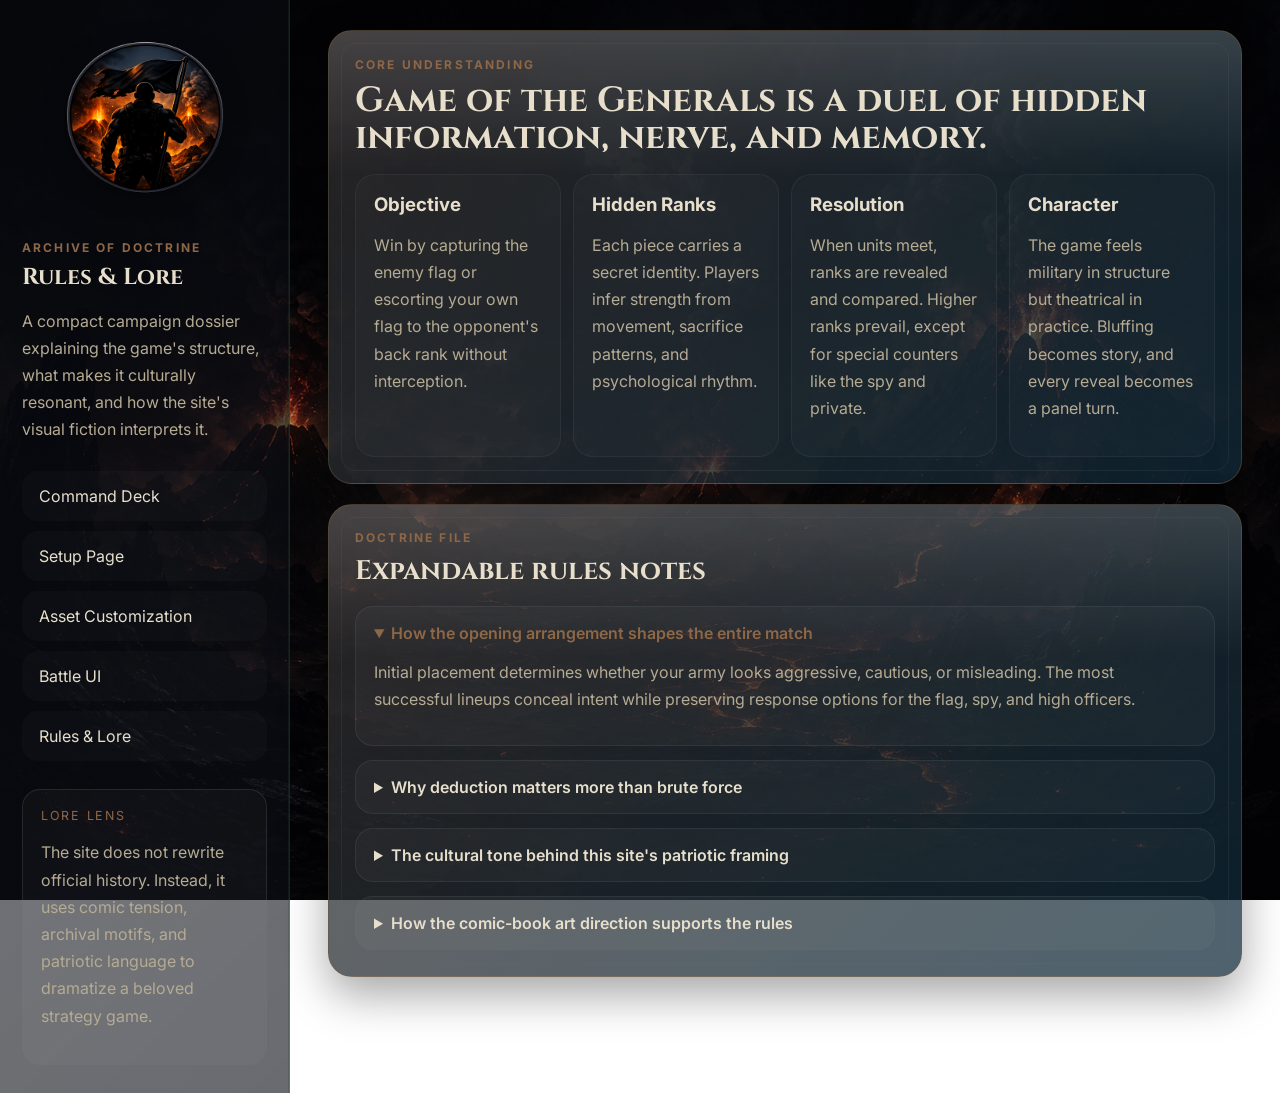
<file: rules-lore.html>
<!DOCTYPE html>
<html lang="en">
<head>
  <meta charset="UTF-8">
  <meta name="viewport" content="width=device-width, initial-scale=1.0">
  <title>Rules and Lore | Pagkamakabayan ay Maurag</title>
  <meta name="description" content="Rules and lore page for a tribute to Game of the Generals, the iconic Filipino board game invented by Sofronio H. Pasola Jr. in 1970.">
  <link rel="preconnect" href="https://fonts.googleapis.com">
  <link rel="preconnect" href="https://fonts.gstatic.com" crossorigin>
  <link href="https://fonts.googleapis.com/css2?family=Cinzel:wght@400;600;700&family=Inter:wght@400;500;600;700&display=swap" rel="stylesheet">
  <link rel="stylesheet" href="./assets/css/styles.css">
  <link rel="icon" href="./app_icon.png" type="image/png">
</head>
<body data-page="rules">
  <div class="site-shell">
    <aside class="sidebar">
      <div class="brand-block">
        <img src="./app_icon.png" alt="App Icon" class="brand-icon">
        <p class="eyebrow">Archive of Doctrine</p>
        <h1>Rules & Lore</h1>
        <p class="brand-copy">A compact campaign dossier explaining the game's structure, what makes it culturally resonant, and how the site's visual fiction interprets it.</p>
      </div>

      <button class="nav-toggle" type="button" data-nav-toggle aria-expanded="false" aria-controls="site-nav">Menu</button>

      <nav id="site-nav" class="site-nav">
        <a href="./index.html" data-nav-link>Command Deck</a>
        <a href="./setup.html" data-nav-link>Setup Page</a>
        <a href="./customization.html" data-nav-link>Asset Customization</a>
        <a href="./battle.html" data-nav-link>Battle UI</a>
        <a href="./rules-lore.html" data-nav-link>Rules & Lore</a>
      </nav>

      <section class="sidebar-panel">
        <p class="panel-label">Lore Lens</p>
        <p class="muted">The site does not rewrite official history. Instead, it uses comic tension, archival motifs, and patriotic language to dramatize a beloved strategy game.</p>
      </section>
    </aside>

    <main class="content">
      <section class="panel">
        <div class="section-heading">
          <p class="eyebrow">Core Understanding</p>
          <h2>Game of the Generals is a duel of hidden information, nerve, and memory.</h2>
        </div>
        <div class="lore-grid">
          <article class="feature-card">
            <h3>Objective</h3>
            <p>Win by capturing the enemy flag or escorting your own flag to the opponent's back rank without interception.</p>
          </article>
          <article class="feature-card">
            <h3>Hidden Ranks</h3>
            <p>Each piece carries a secret identity. Players infer strength from movement, sacrifice patterns, and psychological rhythm.</p>
          </article>
          <article class="feature-card">
            <h3>Resolution</h3>
            <p>When units meet, ranks are revealed and compared. Higher ranks prevail, except for special counters like the spy and private.</p>
          </article>
          <article class="feature-card">
            <h3>Character</h3>
            <p>The game feels military in structure but theatrical in practice. Bluffing becomes story, and every reveal becomes a panel turn.</p>
          </article>
        </div>
      </section>

      <section class="panel">
        <div class="section-heading">
          <p class="eyebrow">Doctrine File</p>
          <h3>Expandable rules notes</h3>
        </div>
        <div class="accordion-list">
          <details open>
            <summary>How the opening arrangement shapes the entire match</summary>
            <p>Initial placement determines whether your army looks aggressive, cautious, or misleading. The most successful lineups conceal intent while preserving response options for the flag, spy, and high officers.</p>
          </details>
          <details>
            <summary>Why deduction matters more than brute force</summary>
            <p>Because ranks remain hidden until contact, the strongest player is not always the one with boldest attacks. The stronger player is the one who notices patterns, preserves uncertainty, and times reveals with discipline.</p>
          </details>
          <details>
            <summary>The cultural tone behind this site's patriotic framing</summary>
            <p>"Pagkamakabayan" here signals respect, duty, and collective memory. The site leans into civic atmosphere without claiming to be an official historical document or teaching aid.</p>
          </details>
          <details>
            <summary>How the comic-book art direction supports the rules</summary>
            <p>Heavy borders, caption boxes, textured gradients, and dramatic shadows make hidden-information play feel serialized and mythic. The UI becomes a stage where inference reads like a cliffhanger.</p>
          </details>
        </div>
      </section>


    </main>
  </div>

  <script src="./assets/data/assets-manifest.js"></script>
  <script src="./assets/js/asset-loader.js"></script>
  <script src="./assets/js/app.js"></script>
</body>
</html>
</file>
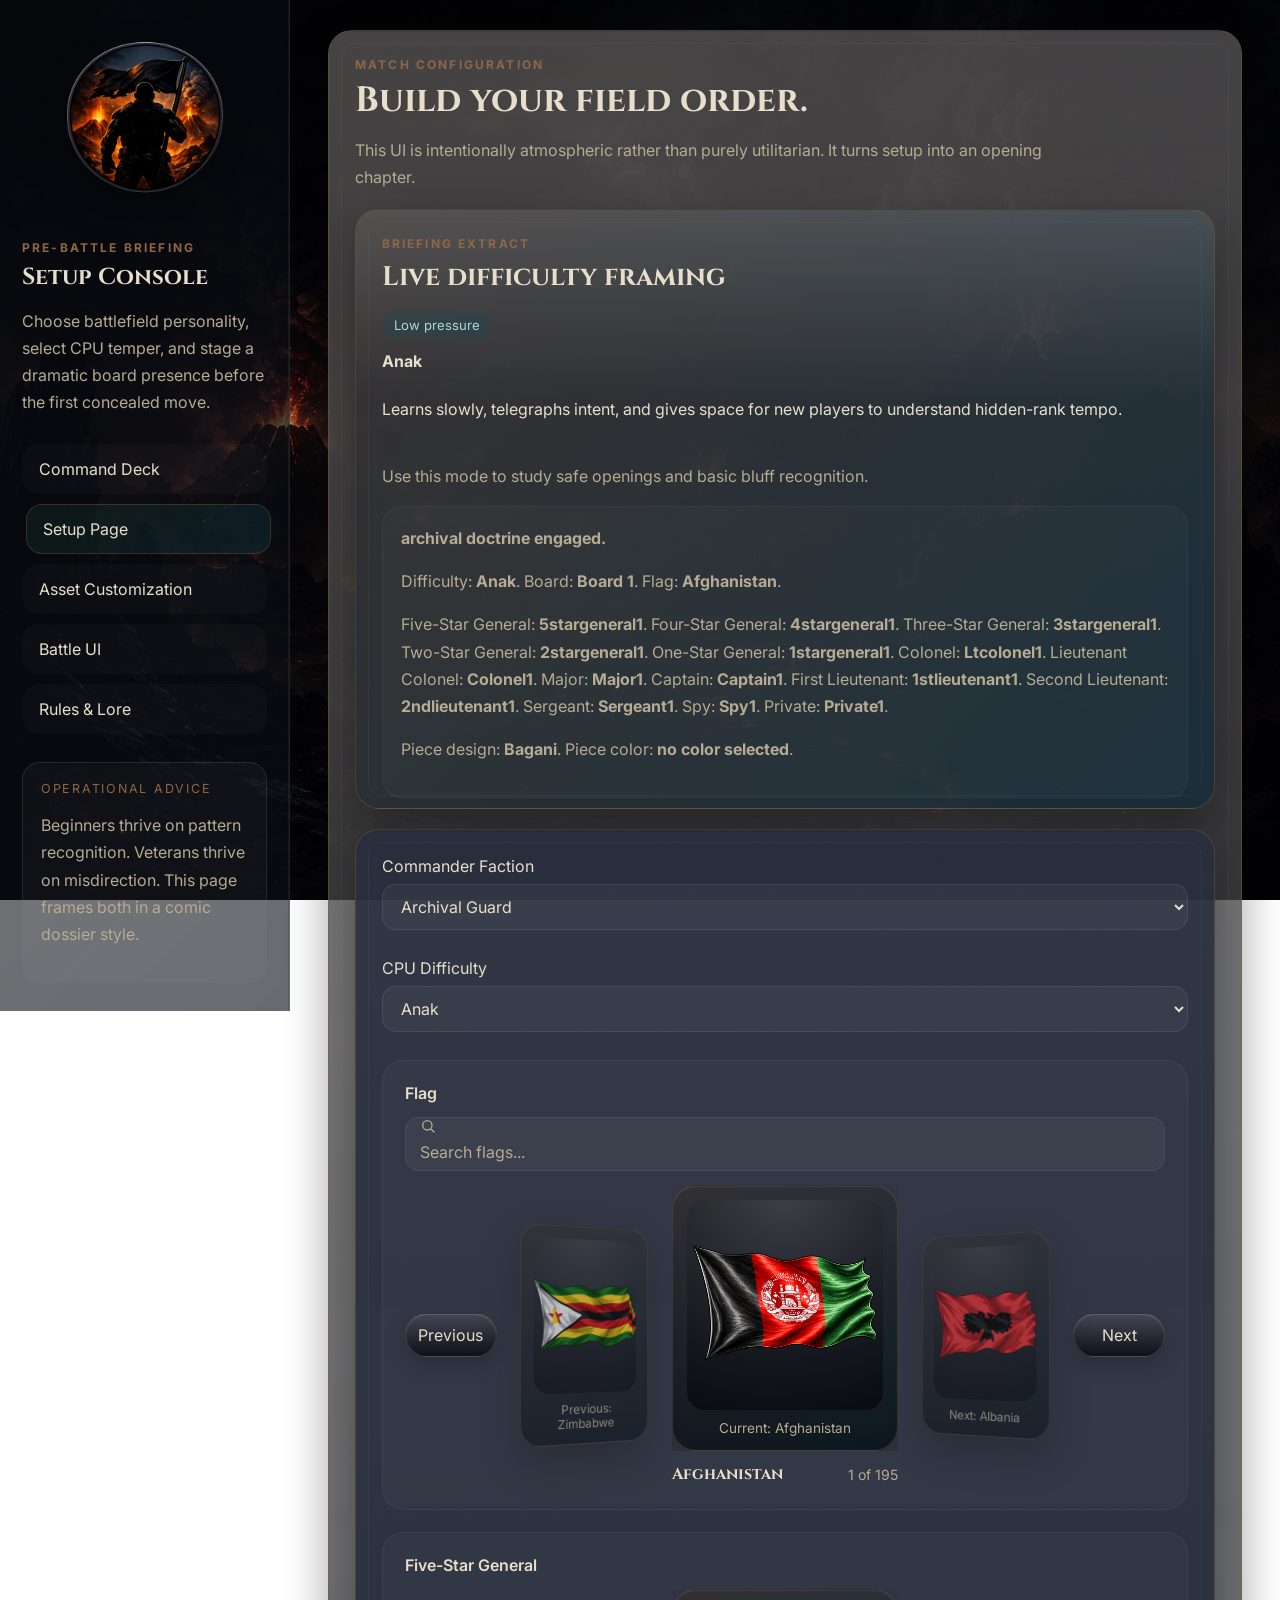
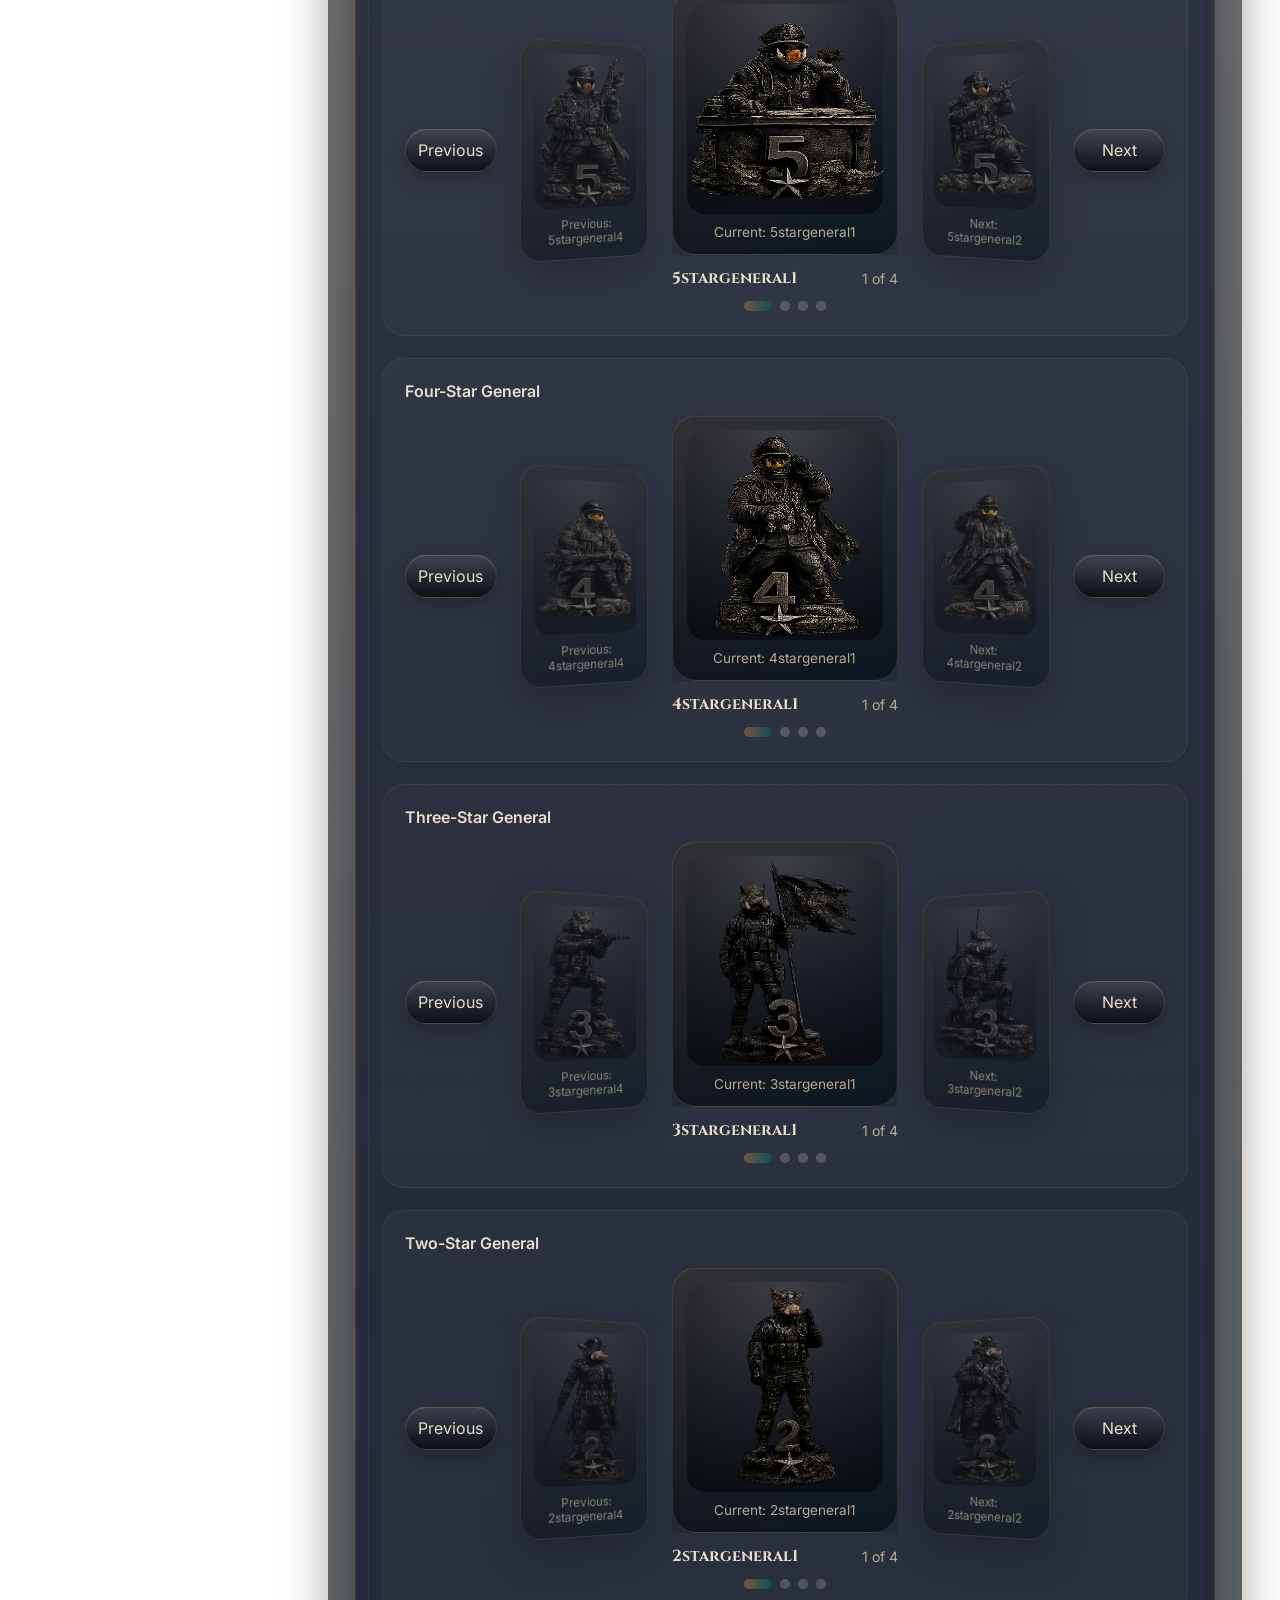
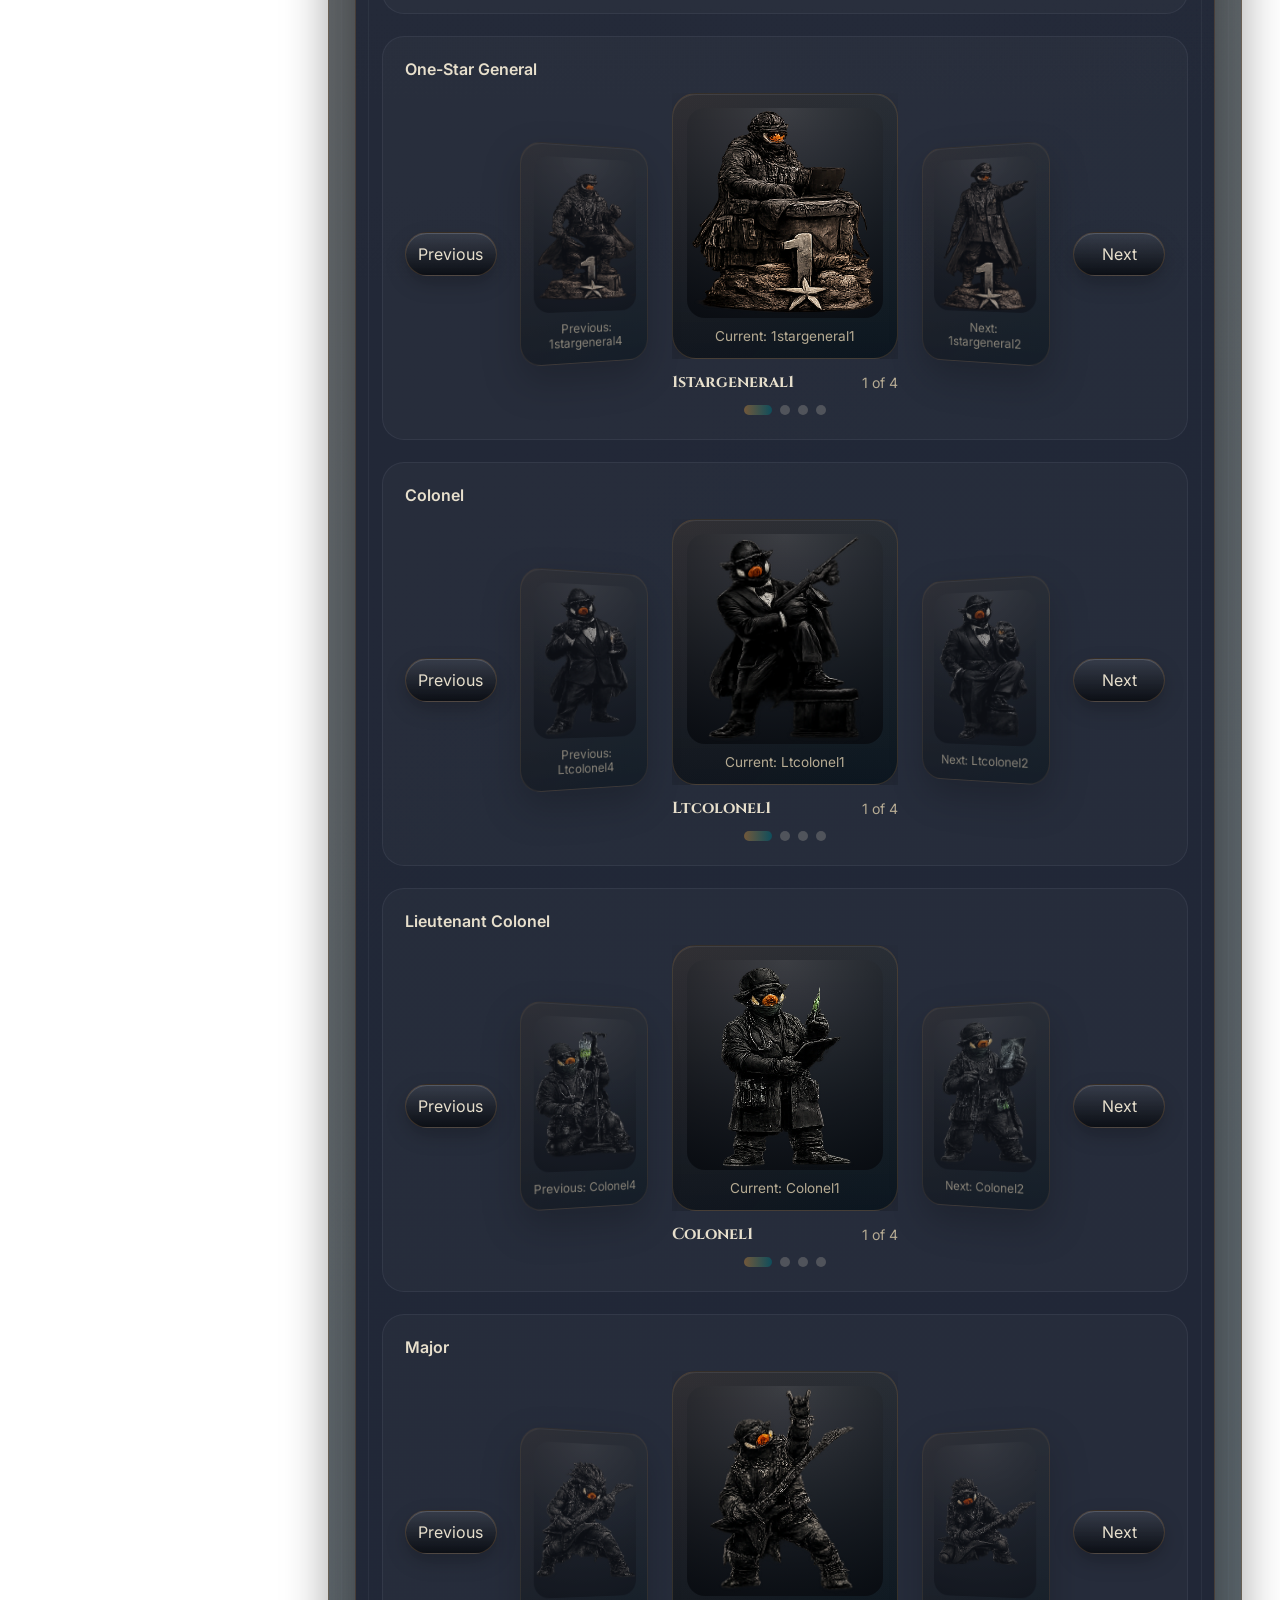
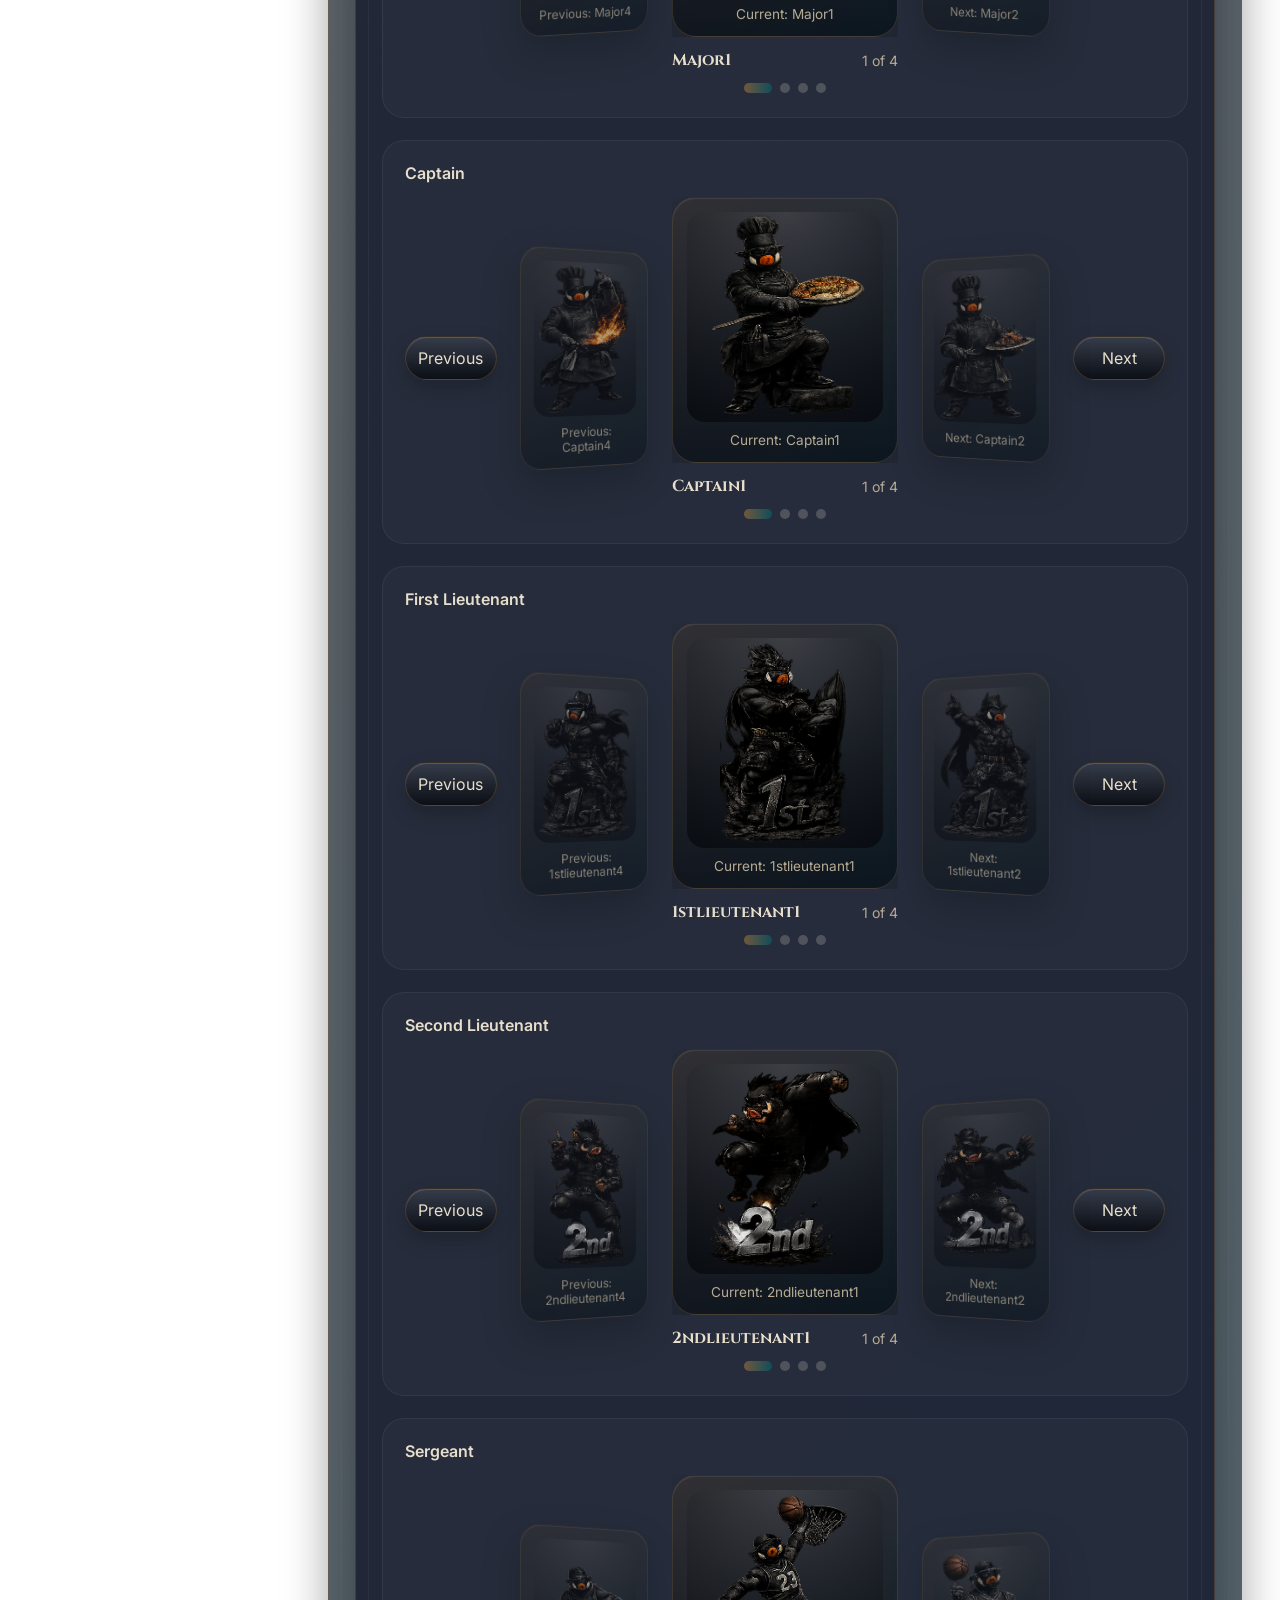
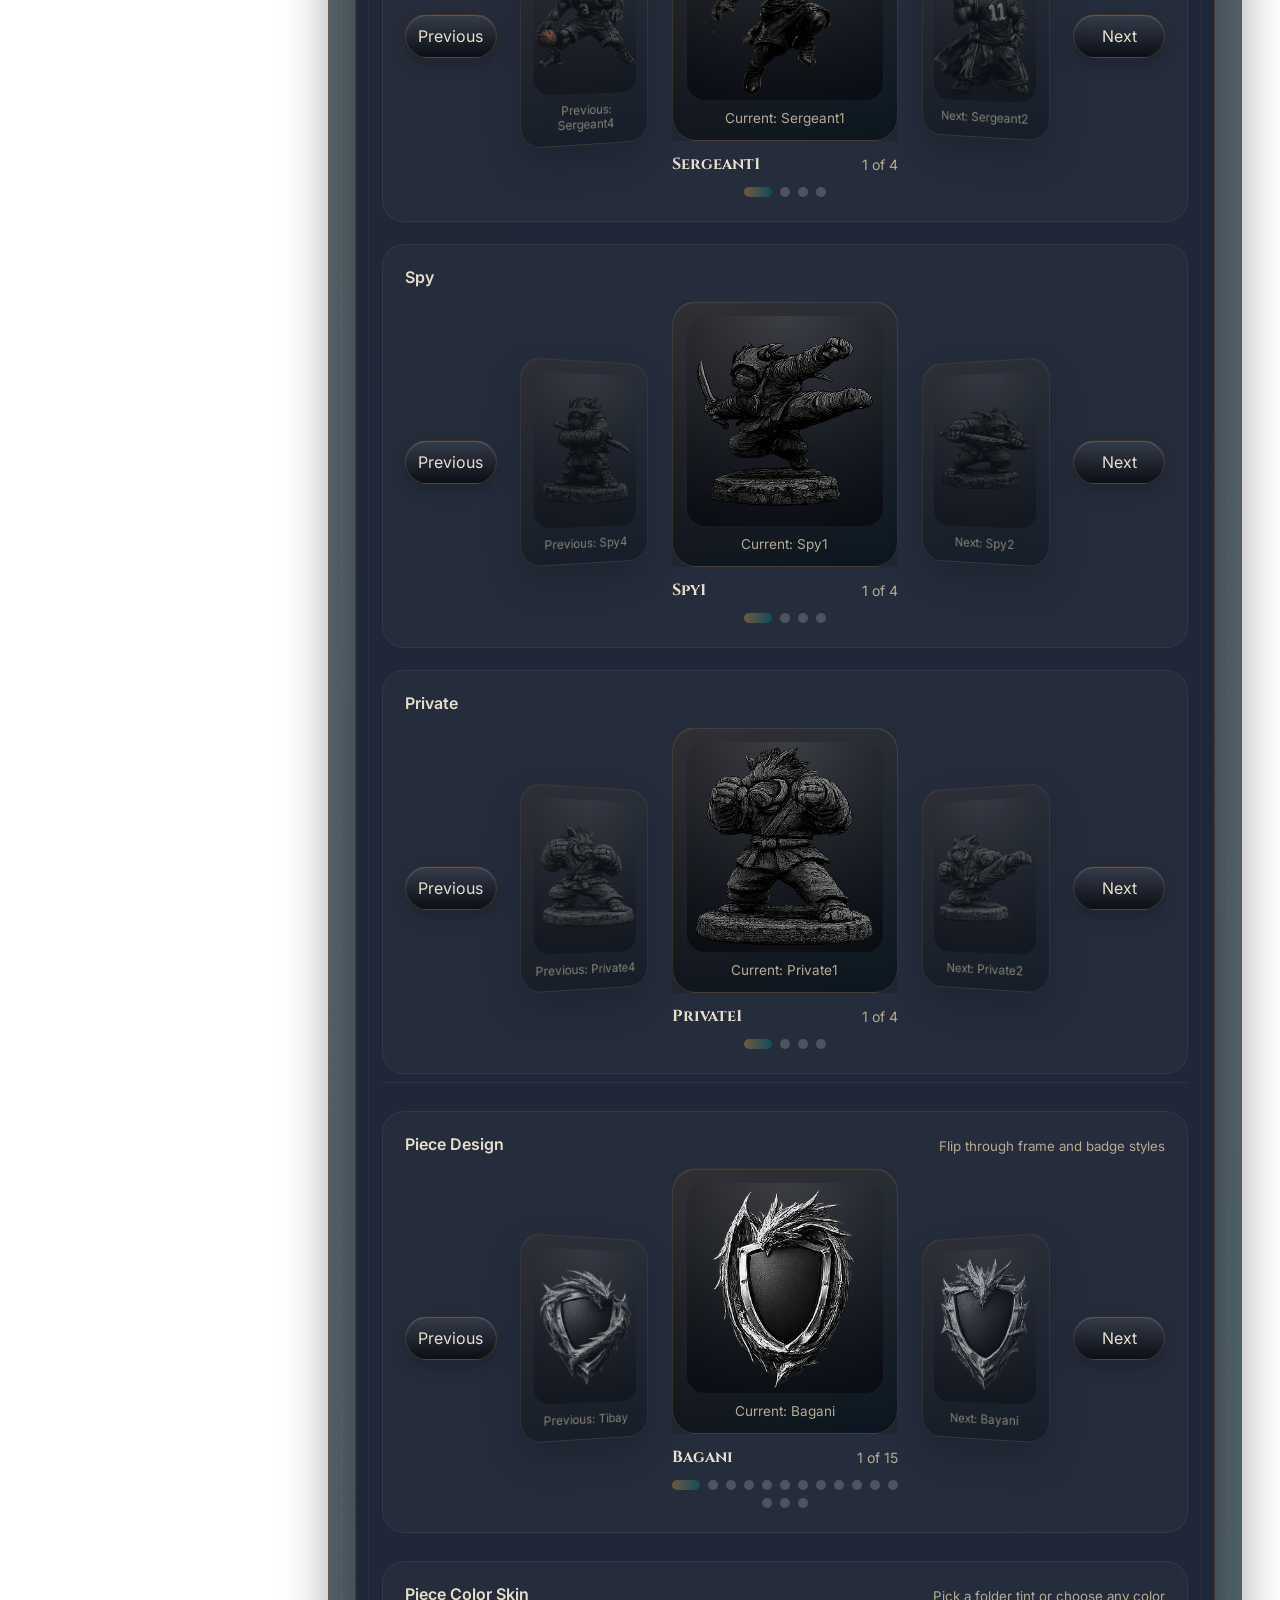
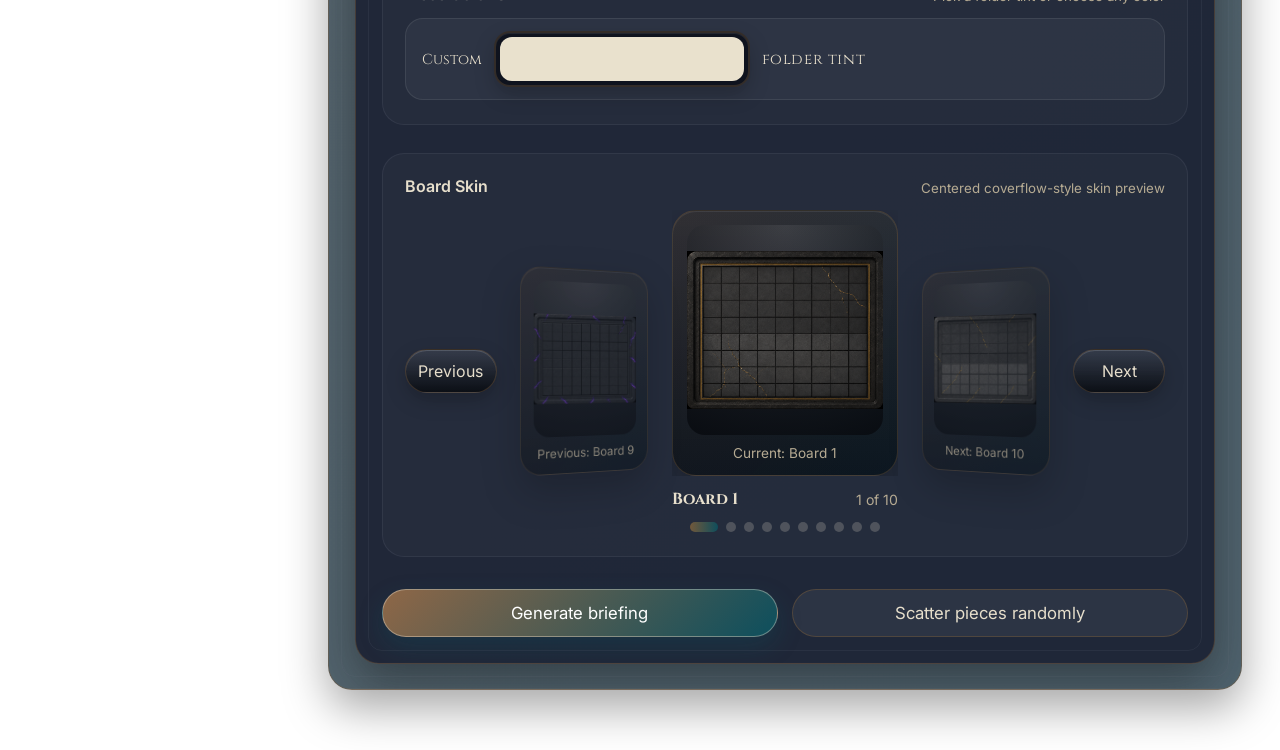
<file: setup.html>
<!DOCTYPE html>
<html lang="en">
<head>
  <meta charset="UTF-8">
  <meta name="viewport" content="width=device-width, initial-scale=1.0">
  <title>Setup Console | Pagkamakabayan ay Maurag</title>
  <meta name="description" content="Pre-battle setup page for a tribute to Game of the Generals, the iconic Filipino board game invented by Sofronio H. Pasola Jr. in 1970.">
  <link rel="preconnect" href="https://fonts.googleapis.com">
  <link rel="preconnect" href="https://fonts.gstatic.com" crossorigin>
  <link href="https://fonts.googleapis.com/css2?family=Cinzel:wght@400;600;700&family=Inter:wght@400;500;600;700&display=swap" rel="stylesheet">
  <link rel="stylesheet" href="./assets/css/styles.css">
  <link rel="icon" href="./app_icon.png" type="image/png">
</head>
<body data-page="setup">
  <div class="site-shell">
    <aside class="sidebar">
      <div class="brand-block">
        <img src="./app_icon.png" alt="App Icon" class="brand-icon">
        <p class="eyebrow">Pre-Battle Briefing</p>
        <h1>Setup Console</h1>
        <p class="brand-copy">Choose battlefield personality, select CPU temper, and stage a dramatic board presence before the first concealed move.</p>
      </div>

      <button class="nav-toggle" type="button" data-nav-toggle aria-expanded="false" aria-controls="site-nav">Menu</button>

      <nav id="site-nav" class="site-nav">
        <a href="./index.html" data-nav-link>Command Deck</a>
        <a href="./setup.html" data-nav-link>Setup Page</a>
        <a href="./customization.html" data-nav-link>Asset Customization</a>
        <a href="./battle.html" data-nav-link>Battle UI</a>
        <a href="./rules-lore.html" data-nav-link>Rules & Lore</a>
      </nav>

      <section class="sidebar-panel">
        <p class="panel-label">Operational Advice</p>
        <p class="muted">Beginners thrive on pattern recognition. Veterans thrive on misdirection. This page frames both in a comic dossier style.</p>
      </section>
    </aside>

    <main class="content">
      <section class="panel">
        <div class="section-heading">
          <p class="eyebrow">Match Configuration</p>
          <h2>Build your field order.</h2>
          <p class="lead">This UI is intentionally atmospheric rather than purely utilitarian. It turns setup into an opening chapter.</p>
        </div>

        <div class="setup-grid">
          <article class="panel setup-summary">
            <div class="section-heading">
              <p class="eyebrow">Briefing Extract</p>
              <h3>Live difficulty framing</h3>
            </div>
            <div class="difficulty-focus" data-difficulty-focus></div>
            <div class="summary-card" data-setup-summary>
               <p>Select loadout options to render a briefing summary.</p>
            </div>
          </article>

          <form class="panel panel--inset setup-form" data-setup-form>
            <label>
              <span>Commander Faction</span>
              <select name="faction">
                <option value="archival">Archival Guard</option>
                <option value="katipunan">Katipunan Echo</option>
                <option value="aurora">Aurora Watch</option>
              </select>
            </label>

            <label>
              <span>CPU Difficulty</span>
              <select name="difficulty" data-difficulty-select>
                <option value="Anak">Anak</option>
                <option value="Mabalos / Salamat">Mabalos / Salamat</option>
                <option value="Maurag po Ako">Maurag po Ako</option>
                <option value="Mahal ko ang Bayan">Mahal ko ang Bayan</option>
              </select>
            </label>

            <div class="piece-rank-sections">
            <div class="setup-option">
              <div class="setup-option__header">
                <span>Flag</span>
              </div>
              <input type="hidden" name="flag" data-option-input="flag">
              <label class="search-field" data-flag-search>
                <svg class="search-field__icon" viewBox="0 0 24 24" width="16" height="16" fill="none" stroke="currentColor" stroke-width="2" stroke-linecap="round" aria-hidden="true"><circle cx="11" cy="11" r="7"></circle><line x1="16.5" y1="16.5" x2="21" y2="21"></line></svg>
                <input type="search" placeholder="Search flags..." autocomplete="off" data-flag-search-input aria-label="Search country flags">
                <span class="search-field__count" data-flag-search-count></span>
              </label>
              <div data-option-carousel="flag"></div>
            </div>

            <div class="setup-option">
              <div class="setup-option__header">
                <span>Five-Star General</span>
              </div>
              <input type="hidden" name="fiveStarGeneral" data-option-input="fiveStarGeneral">
              <div data-option-carousel="fiveStarGeneral"></div>
            </div>

            <div class="setup-option">
              <div class="setup-option__header">
                <span>Four-Star General</span>
              </div>
              <input type="hidden" name="fourStarGeneral" data-option-input="fourStarGeneral">
              <div data-option-carousel="fourStarGeneral"></div>
            </div>

            <div class="setup-option">
              <div class="setup-option__header">
                <span>Three-Star General</span>
              </div>
              <input type="hidden" name="threeStarGeneral" data-option-input="threeStarGeneral">
              <div data-option-carousel="threeStarGeneral"></div>
            </div>

            <div class="setup-option">
              <div class="setup-option__header">
                <span>Two-Star General</span>
              </div>
              <input type="hidden" name="twoStarGeneral" data-option-input="twoStarGeneral">
              <div data-option-carousel="twoStarGeneral"></div>
            </div>

            <div class="setup-option">
              <div class="setup-option__header">
                <span>One-Star General</span>
              </div>
              <input type="hidden" name="oneStarGeneral" data-option-input="oneStarGeneral">
              <div data-option-carousel="oneStarGeneral"></div>
            </div>

            <div class="setup-option">
              <div class="setup-option__header">
                <span>Colonel</span>
              </div>
              <input type="hidden" name="colonel" data-option-input="colonel">
              <div data-option-carousel="colonel"></div>
            </div>

            <div class="setup-option">
              <div class="setup-option__header">
                <span>Lieutenant Colonel</span>
              </div>
              <input type="hidden" name="lieutenantColonel" data-option-input="lieutenantColonel">
              <div data-option-carousel="lieutenantColonel"></div>
            </div>

            <div class="setup-option">
              <div class="setup-option__header">
                <span>Major</span>
              </div>
              <input type="hidden" name="major" data-option-input="major">
              <div data-option-carousel="major"></div>
            </div>

            <div class="setup-option">
              <div class="setup-option__header">
                <span>Captain</span>
              </div>
              <input type="hidden" name="captain" data-option-input="captain">
              <div data-option-carousel="captain"></div>
            </div>

            <div class="setup-option">
              <div class="setup-option__header">
                <span>First Lieutenant</span>
              </div>
              <input type="hidden" name="firstLieutenant" data-option-input="firstLieutenant">
              <div data-option-carousel="firstLieutenant"></div>
            </div>

            <div class="setup-option">
              <div class="setup-option__header">
                <span>Second Lieutenant</span>
              </div>
              <input type="hidden" name="secondLieutenant" data-option-input="secondLieutenant">
              <div data-option-carousel="secondLieutenant"></div>
            </div>

            <div class="setup-option">
              <div class="setup-option__header">
                <span>Sergeant</span>
              </div>
              <input type="hidden" name="sergeant" data-option-input="sergeant">
              <div data-option-carousel="sergeant"></div>
            </div>

            <div class="setup-option">
              <div class="setup-option__header">
                <span>Spy</span>
              </div>
              <input type="hidden" name="spy" data-option-input="spy">
              <div data-option-carousel="spy"></div>
            </div>

            <div class="setup-option">
              <div class="setup-option__header">
                <span>Private</span>
              </div>
              <input type="hidden" name="private" data-option-input="private">
              <div data-option-carousel="private"></div>
            </div>
            </div>

            <div class="setup-option">
              <div class="setup-option__header">
                <span>Piece Design</span>
                <small>Flip through frame and badge styles</small>
              </div>
              <input type="hidden" name="pieceDesign" data-option-input="pieceDesign">
              <div data-option-carousel="pieceDesign"></div>
            </div>

            <div class="setup-option">
              <div class="setup-option__header">
                <span>Piece Color Skin</span>
                <small>Pick a folder tint or choose any color</small>
              </div>
              <input type="hidden" name="pieceColor" data-option-input="pieceColor">
              <div class="color-picker-panel" data-option-carousel="pieceColor"></div>
            </div>

            <div class="setup-option">
              <div class="setup-option__header">
                <span>Board Skin</span>
                <small>Centered coverflow-style skin preview</small>
              </div>
              <input type="hidden" name="board" data-option-input="board">
              <div data-option-carousel="board"></div>
            </div>

            <div class="setup-actions">
              <button class="button button--primary" type="button" data-generate-briefing>Generate briefing</button>
              <button class="button button--ghost" type="button" data-random-deploy>Scatter pieces randomly</button>
            </div>
          </form>

        </div>
      </section>

    </main>
  </div>

  <script src="./assets/data/assets-manifest.js"></script>
  <script src="./assets/js/asset-loader.js"></script>
  <script src="./assets/js/app.js"></script>
</body>
</html>
</file>
<file: assets/css/styles.css>
:root {
  --bg: #090b11;
  --bg-soft: #101521;
  --panel: rgba(18, 24, 39, 0.88);
  --panel-strong: rgba(24, 30, 48, 0.96);
  --panel-border: rgba(117, 90, 58, 0.45);
  --text: #e7dfcc;
  --muted: #b6ab93;
  --gold: #8e6747;
  --red: #7a4747;
  --blue: #14606f;
  --green: #2a4635;
  --gray: #6b727f;
  --cyan-deep: #0d4f5d;
  --shadow: 0 18px 45px rgba(0, 0, 0, 0.35);
  --sidebar-width: 290px;
  --radius: 24px;
  --content-max: 1400px;
}

*,
*::before,
*::after {
  box-sizing: border-box;
}

html {
  scroll-behavior: smooth;
}

html,
body {
  margin: 0;
  min-height: 100vh;
}

body {
  font-family: "Inter", sans-serif;
  color: var(--text);
  background-image: url("../../background.png");
  background-size: cover;
  background-position: center;
  background-repeat: no-repeat;
  background-attachment: fixed;
}

body::before {
  content: "";
  position: fixed;
  inset: 0;
  background: rgba(9, 11, 17, 0.35);
  pointer-events: none;
  z-index: 0;
}

body::after {
  content: "";
  position: fixed;
  inset: 0;
  pointer-events: none;
  opacity: 0.18;
  background-image:
    linear-gradient(rgba(255, 255, 255, 0.02) 1px, transparent 1px),
    linear-gradient(90deg, rgba(255, 255, 255, 0.02) 1px, transparent 1px);
  background-size: 22px 22px;
  z-index: 1;
}

img {
  max-width: 100%;
  display: block;
}

a {
  color: inherit;
  text-decoration: none;
}

button,
select,
input {
  font: inherit;
}

code {
  font-family: "Consolas", "Courier New", monospace;
  color: var(--gold);
}

.site-shell {
  display: grid;
  grid-template-columns: var(--sidebar-width) minmax(0, 1fr);
  min-height: 100vh;
}

.sidebar {
  position: sticky;
  top: 0;
  align-self: start;
  min-height: 100vh;
  padding: 28px 22px;
  background: linear-gradient(
    135deg,
    rgba(9, 11, 17, 0.55),
    rgba(13, 16, 24, 0.62)
  );
  border-right: 1px solid rgba(107, 114, 127, 0.22);
  box-shadow: inset -1px 0 0 rgba(42, 70, 53, 0.24);
  z-index: 5;
}

.brand-block h1,
.hero-copy h2,
.section-heading h2,
.section-heading h3,
.battle-header h2 {
  font-family: "Cinzel", serif;
}

.brand-block .brand-icon {
  display: block;
  width: 200px;
  height: 200px;
  margin: 0 auto 12px;
  filter: drop-shadow(0 4px 12px rgba(0, 0, 0, 0.4));
}

.brand-block h1 {
  margin: 0 0 14px;
  font-size: clamp(1.25rem, 1.8vw, 1.6rem);
  line-height: 1.15;
  word-break: break-word;
  overflow-wrap: anywhere;
}

.brand-copy,
.muted,
.lead,
.feature-card p,
.timeline-list,
.summary-card,
.unit-card p,
.accordion-list p {
  color: var(--muted);
  line-height: 1.7;
}

.eyebrow {
  margin: 0 0 10px;
  color: var(--gold);
  text-transform: uppercase;
  letter-spacing: 0.18em;
  font-size: 0.75rem;
  font-weight: 700;
}

.nav-toggle {
  display: none;
}

.site-nav {
  display: grid;
  gap: 10px;
  margin: 28px 0;
}

.site-nav a {
  position: relative;
  display: block;
  padding: 14px 16px;
  border-radius: 16px;
  background: rgba(255, 255, 255, 0.02);
  border: 1px solid transparent;
  transition:
    transform 0.2s ease,
    border-color 0.2s ease,
    background 0.2s ease;
}

.site-nav a:hover,
.site-nav a.is-active {
  transform: translateX(4px);
  background: linear-gradient(
    135deg,
    rgba(42, 70, 53, 0.26),
    rgba(13, 79, 93, 0.26)
  );
  border-color: rgba(117, 90, 58, 0.38);
}

.sidebar-panel {
  margin-top: 18px;
  padding: 18px;
  border-radius: 18px;
  background: rgba(255, 255, 255, 0.03);
  border: 1px solid rgba(107, 114, 127, 0.24);
}

.sidebar-panel--compact {
  padding: 16px;
}

.panel-label {
  margin: 0 0 8px;
  font-size: 0.78rem;
  text-transform: uppercase;
  letter-spacing: 0.14em;
  color: var(--gold);
}

.difficulty-list {
  padding-left: 20px;
  margin: 0;
  color: var(--muted);
}

.difficulty-list--stacked li + li {
  margin-top: 10px;
}

.content {
  width: min(100%, var(--content-max));
  margin: 0 auto;
  padding: 30px clamp(18px, 3vw, 42px) 40px;
}

.panel {
  position: relative;
  overflow: hidden;
  padding: clamp(22px, 2vw, 30px);
  border-radius: var(--radius);
  background:
    linear-gradient(180deg, rgba(255, 255, 255, 0.15), transparent 32%),
    linear-gradient(135deg, rgba(117, 90, 58, 0.25), rgba(13, 79, 93, 0.25)),
    rgba(18, 24, 39, 0.65);
  border: 1px solid var(--panel-border);
  box-shadow: var(--shadow);
}

.panel::after {
  content: "";
  position: absolute;
  inset: 12px;
  border: 1px solid rgba(107, 114, 127, 0.14);
  border-radius: calc(var(--radius) - 10px);
  pointer-events: none;
}

.content > .panel {
  margin-bottom: 20px;
}

.panel--inset {
  background:
    linear-gradient(180deg, rgba(255, 255, 255, 0.06), transparent 35%),
    rgba(24, 30, 48, 0.85);
}

.panel--accent {
  background:
    radial-gradient(
      circle at right top,
      rgba(42, 70, 53, 0.18),
      transparent 30%
    ),
    linear-gradient(135deg, rgba(117, 90, 58, 0.12), rgba(13, 79, 93, 0.12)),
    rgba(24, 30, 48, 0.88);
}

.hero-panel {
  display: grid;
  grid-template-columns: 1.35fr 1fr;
  gap: 24px;
  align-items: stretch;
}

.hero-copy {
  display: flex;
  flex-direction: column;
  justify-content: center;
}

.hero-copy h2,
.section-heading h2 {
  margin: 0;
  font-size: 35px;
  line-height: 1.06;
}

.section-heading h3,
.battle-header h2 {
  margin: 0;
  font-size: clamp(1.4rem, 2.1vw, 2rem);
  line-height: 1.2;
}

.lead {
  margin: 18px 0 0;
  max-width: 72ch;
}

.hero-actions {
  display: flex;
  flex-wrap: wrap;
  gap: 14px;
  margin-top: 24px;
}

.button {
  display: inline-flex;
  align-items: center;
  justify-content: center;
  min-height: 44px;
  padding: 10px 20px;
  border-radius: 999px;
  border: 1px solid rgba(117, 90, 58, 0.36);
  color: var(--text);
  background: rgba(255, 255, 255, 0.04);
  transition:
    transform 0.2s ease,
    background 0.2s ease,
    border-color 0.2s ease,
    box-shadow 0.2s ease;
  cursor: pointer;
}

.button:hover {
  transform: translateY(-1px);
}

.button--primary {
  background: linear-gradient(
    135deg,
    var(--gold),
    var(--cyan-deep)
  );
  border-color: rgba(231, 223, 204, 0.4);
  color: #fff;
  box-shadow: 0 10px 24px rgba(13, 79, 93, 0.32);
}

.button--primary:hover {
  box-shadow: 0 14px 30px rgba(13, 79, 93, 0.45);
}

.button--ghost {
  background: rgba(255, 255, 255, 0.06);
  border-color: rgba(117, 90, 58, 0.5);
}

.button--ghost:hover {
  background: rgba(255, 255, 255, 0.1);
}

.hero-visual {
  display: grid;
  gap: 14px;
}

.stat-grid,
.feature-grid,
.difficulty-grid,
.lore-grid,
.unit-grid {
  display: grid;
  gap: 12px;
}

.stat-grid,
.feature-grid,
.lore-grid,
.unit-grid {
  grid-template-columns: repeat(auto-fit, minmax(190px, 1fr));
}

.stat-card,
.feature-card,
.difficulty-card,
.unit-card,
.asset-card,
.summary-card {
  position: relative;
  padding: 18px;
  border-radius: 20px;
  background: rgba(255, 255, 255, 0.02);
  border: 1px solid rgba(107, 114, 127, 0.15);
}

.stat-label {
  display: block;
  margin-bottom: 4px;
  text-transform: uppercase;
  letter-spacing: 0.14em;
  font-size: 0.72rem;
  color: var(--gold);
}

.comic-burst {
  display: grid;
  grid-template-columns: repeat(3, 1fr);
  gap: 10px;
}

.comic-burst span {
  padding: 14px;
  border-radius: 18px;
  text-align: center;
  font-weight: 700;
  background: linear-gradient(
    135deg,
    rgba(42, 70, 53, 0.24),
    rgba(117, 90, 58, 0.18)
  );
  border: 1px solid rgba(107, 114, 127, 0.24);
}

.section-heading {
  margin-bottom: 18px;
}

.feature-grid,
.difficulty-grid,
.setup-grid {
  grid-template-columns: repeat(2, minmax(0, 1fr));
}

.dual-panel {
  grid-template-columns: minmax(0, 1fr);
}

.feature-grid,
.difficulty-grid,
.dual-panel,
.setup-grid,
.battle-layout,
.deploy-layout {
  display: grid;
  gap: 20px;
}

.deploy-layout {
  display: grid;
  gap: 20px;
  grid-template-columns: 1fr;
  justify-items: center;
}

.deploy-modal-toggles {
  display: inline-flex;
  gap: 12px;
  justify-content: center;
  flex-wrap: wrap;
  margin-top: 28px;
  margin-bottom: 28px;
}

.deploy-modal-toggle {
  min-width: 160px;
  justify-content: center;
}

.deploy-modal {
  position: fixed;
  inset: 0;
  z-index: 9000;
  display: flex;
  align-items: center;
  justify-content: center;
  pointer-events: none;
  opacity: 0;
  transition: opacity 0.28s ease;
}

.deploy-modal.is-open {
  pointer-events: auto;
  opacity: 1;
}

.deploy-modal[hidden] {
  display: flex;
}

.deploy-modal__backdrop {
  position: absolute;
  inset: 0;
  background: rgba(9, 11, 17, 0.72);
  backdrop-filter: blur(4px);
}

.deploy-modal__dialog {
  position: relative;
  z-index: 1;
  width: min(520px, 92vw);
  max-height: min(88vh, 720px);
  overflow: auto;
  border-radius: 20px;
  background: rgba(15, 20, 32, 0.96);
  border: 1px solid rgba(223, 178, 99, 0.22);
  box-shadow: 0 30px 80px rgba(0, 0, 0, 0.55), 0 0 0 1px rgba(231, 223, 204, 0.08);
  transform: scale(0.92);
  opacity: 0;
  transition: transform 0.32s cubic-bezier(0.22, 1, 0.36, 1), opacity 0.28s ease;
}

.deploy-modal.is-open .deploy-modal__dialog {
  transform: scale(1);
  opacity: 1;
}

.deploy-modal__close {
  position: sticky;
  top: 10px;
  float: right;
  margin-right: 10px;
  z-index: 2;
}

[data-deploy-palette-modal] .deploy-modal__dialog {
  width: min(1200px, 98vw);
}

.dual-panel {
  margin-block: 24px;
}

.difficulty-card h4,
.feature-card h4,
.feature-card h3,
.unit-card .unit-rank {
  margin: 0 0 10px;
}

.difficulty-card {
  background:
    linear-gradient(180deg, rgba(255, 255, 255, 0.03), transparent 35%),
    rgba(15, 20, 32, 0.84);
}

.difficulty-card .difficulty-meta {
  display: inline-flex;
  align-items: center;
  gap: 8px;
  margin-top: 14px;
  padding: 6px 10px;
  border-radius: 999px;
  background: rgba(13, 79, 93, 0.18);
  color: #a4d0d7;
  font-size: 0.85rem;
}

.timeline-list {
  padding-left: 20px;
  margin: 0;
}

.timeline-list li + li {
  margin-top: 12px;
}

.asset-preview-list,
.asset-showcase {
  display: grid;
  gap: 14px;
  grid-template-columns: repeat(auto-fit, minmax(220px, 1fr));
}

.asset-card {
  display: grid;
  gap: 12px;
}

.asset-card__preview {
  display: grid;
  place-items: center;
  min-height: 160px;
  padding: 12px;
  border-radius: 16px;
  background:
    radial-gradient(circle at top, rgba(13, 79, 93, 0.18), transparent 45%),
    rgba(7, 10, 16, 0.82);
  border: 1px solid rgba(107, 114, 127, 0.2);
}

.asset-card__preview img {
  max-height: 150px;
  object-fit: contain;
  filter: drop-shadow(0 10px 22px rgba(0, 0, 0, 0.35));
}

.asset-card__meta {
  display: flex;
  justify-content: space-between;
  gap: 12px;
  align-items: center;
  font-size: 0.95rem;
}

.asset-card__tag {
  display: inline-flex;
  align-items: center;
  padding: 4px 10px;
  border-radius: 999px;
  background: rgba(42, 70, 53, 0.2);
  color: #a5c0b1;
  font-size: 0.8rem;
}

.setup-summary {
  padding-bottom: 10px;
}

.setup-grid {
  grid-template-columns: 1fr;
}

.setup-form {
  display: grid;
  gap: 28px;
}

.setup-form label,
.battle-toolbar label {
  display: grid;
  gap: 8px;
}

.setup-option {
  display: grid;
  gap: 14px;
  padding: 22px 22px 24px;
  border-radius: 22px;
  background: rgba(255, 255, 255, 0.025);
  border: 1px solid rgba(107, 114, 127, 0.18);
}

.setup-option:hover {
  border-color: rgba(117, 90, 58, 0.34);
}

.piece-rank-sections {
  display: grid;
  gap: 22px;
  padding-bottom: 8px;
  border-bottom: 1px solid rgba(107, 114, 127, 0.18);
}

.setup-actions {
  display: flex;
  flex-wrap: wrap;
  gap: 14px;
  margin-top: 4px;
}

.setup-actions .button {
  flex: 1 1 240px;
  min-height: 48px;
  padding: 12px 18px;
  font-size: 1.05rem;
}

.piece-rank-sections .panel-label {
  margin-bottom: 4px;
}

.setup-option__header {
  display: flex;
  align-items: end;
  justify-content: space-between;
  gap: 12px;
}

.setup-option__header span {
  font-weight: 600;
}

.setup-option__header small {
  color: var(--muted);
  text-align: right;
}

.setup-form select {
  min-height: 46px;
  padding: 0 14px;
  color: var(--text);
  background: rgba(255, 255, 255, 0.04);
  border: 1px solid rgba(107, 114, 127, 0.28);
  border-radius: 14px;
}

.search-field {
  display: flex;
  align-items: center;
  gap: 10px;
  min-height: 46px;
  padding: 0 14px;
  color: var(--muted);
  background: rgba(255, 255, 255, 0.04);
  border: 1px solid rgba(107, 114, 127, 0.28);
  border-radius: 14px;
}

.search-field:focus-within {
  border-color: var(--gold);
  color: var(--text);
}

.search-field__icon {
  flex: 0 0 auto;
}

.search-field input {
  flex: 1;
  min-width: 0;
  padding: 0;
  border: 0;
  outline: 0;
  background: transparent;
  color: var(--text);
}

.search-field input::placeholder {
  color: var(--muted);
}

.search-field__count {
  flex: 0 0 auto;
  font-size: 0.8rem;
  color: var(--muted);
  white-space: nowrap;
}

.toggle-fieldset {
  margin: 0;
  padding: 16px;
  border-radius: 18px;
  border: 1px solid rgba(117, 90, 58, 0.34);
}

.toggle-fieldset label {
  display: flex;
  align-items: center;
  gap: 10px;
  margin-top: 12px;
}

.visual-carousel {
  display: grid;
  grid-template-columns: auto minmax(0, 1fr) auto;
  gap: 14px;
  align-items: center;
}

.visual-carousel__button {
  min-width: 92px;
  min-height: 44px;
  padding: 0 12px;
  border-radius: 999px;
  border: 1px solid rgba(117, 90, 58, 0.42);
  background: linear-gradient(
    180deg,
    rgba(245, 245, 245, 0.08),
    rgba(8, 11, 16, 0.85)
  );
  color: var(--text);
  cursor: pointer;
  box-shadow:
    inset 0 1px 0 rgba(255, 255, 255, 0.15),
    0 8px 20px rgba(0, 0, 0, 0.22);
}

.visual-carousel__viewport {
  display: grid;
  grid-template-columns: minmax(0, 0.8fr) minmax(0, 1.2fr) minmax(0, 0.8fr);
  gap: 10px;
  align-items: center;
}

.visual-carousel__main {
  display: grid;
  gap: 12px;
}

.visual-carousel__frame {
  min-height: 220px;
  overflow: hidden;
}

.visual-carousel__frame--exiting-left .visual-carousel__card {
  animation: carouselSlideOutLeft 0.28s cubic-bezier(0.4, 0, 0.7, 0.2) forwards;
}

.visual-carousel__frame--exiting-right .visual-carousel__card {
  animation: carouselSlideOutRight 0.28s cubic-bezier(0.4, 0, 0.7, 0.2) forwards;
}

.visual-carousel__frame--entering-right .visual-carousel__card {
  animation: carouselSlideInRight 0.32s cubic-bezier(0, 0, 0.2, 1) forwards;
}

.visual-carousel__frame--entering-left .visual-carousel__card {
  animation: carouselSlideInLeft 0.32s cubic-bezier(0, 0, 0.2, 1) forwards;
}

@keyframes carouselSlideOutLeft {
  from { transform: translateX(0); opacity: 1; }
  to { transform: translateX(-50px); opacity: 0; }
}

@keyframes carouselSlideOutRight {
  from { transform: translateX(0); opacity: 1; }
  to { transform: translateX(50px); opacity: 0; }
}

@keyframes carouselSlideInRight {
  from { transform: translateX(50px); opacity: 0; }
  to { transform: translateX(0); opacity: 1; }
}

@keyframes carouselSlideInLeft {
  from { transform: translateX(-50px); opacity: 0; }
  to { transform: translateX(0); opacity: 1; }
}

.visual-carousel__card {
  display: grid;
  grid-template-rows: 1fr auto;
  gap: 10px;
  align-items: stretch;
  min-height: 100%;
  padding: 14px;
  border-radius: 24px;
  background:
    linear-gradient(180deg, rgba(255, 255, 255, 0.08), rgba(0, 0, 0, 0.18)),
    linear-gradient(135deg, rgba(117, 90, 58, 0.16), rgba(13, 79, 93, 0.14)),
    rgba(14, 19, 29, 0.94);
  border: 1px solid rgba(117, 90, 58, 0.36);
  box-shadow:
    inset 0 1px 0 rgba(255, 255, 255, 0.08),
    0 18px 40px rgba(0, 0, 0, 0.28);
}

.visual-carousel__side {
  opacity: 0.68;
  transform: scale(0.9);
}

.visual-carousel__side--prev {
  transform: perspective(600px) rotateY(20deg) scale(0.9);
}

.visual-carousel__side--next {
  transform: perspective(600px) rotateY(-20deg) scale(0.9);
}

.visual-carousel__main .visual-carousel__card {
  min-height: 260px;
}

.visual-carousel__card img {
  width: 100%;
  height: 170px;
  object-fit: contain;
  border-radius: 18px;
  background: radial-gradient(
    circle at top,
    rgba(255, 255, 255, 0.08),
    rgba(8, 11, 16, 0.92)
  );
}

.visual-carousel__main .visual-carousel__card img {
  height: 210px;
}

.visual-carousel__caption {
  font-size: 0.85rem;
  color: var(--muted);
  text-align: center;
}

.visual-carousel__meta {
  display: flex;
  align-items: center;
  justify-content: space-between;
  gap: 12px;
}

.visual-carousel__meta strong {
  font-family: "Cinzel", serif;
}

.visual-carousel__meta span {
  color: var(--muted);
  font-size: 0.88rem;
}

.visual-carousel__dots {
  display: flex;
  flex-wrap: wrap;
  gap: 8px;
  justify-content: center;
}

.visual-carousel__dot {
  width: 10px;
  height: 10px;
  padding: 0;
  border: 0;
  border-radius: 999px;
  background: rgba(231, 223, 204, 0.22);
  cursor: pointer;
}

.visual-carousel__dot.is-active {
  width: 28px;
  background: linear-gradient(
    90deg,
    rgba(117, 90, 58, 0.95),
    rgba(13, 79, 93, 0.95)
  );
}

.color-picker-panel {
  display: grid;
  grid-template-columns: 1fr;
  gap: 14px;
}

.color-picker-panel .color-custom-label {
  font-family: "Cinzel", serif;
  font-size: 0.9rem;
  color: var(--text);
}

.color-picker-panel .color-picker-row {
  display: flex;
  align-items: center;
  gap: 12px;
  padding: 12px 16px;
  border-radius: 18px;
  background: rgba(255, 255, 255, 0.04);
  border: 1px solid rgba(107, 114, 127, 0.28);
}

.color-picker-panel input[type="color"] {
  width: 256px;
  height: 56px;
  border: 2px solid rgba(117, 90, 58, 0.36);
  border-radius: 16px;
  padding: 4px;
  cursor: pointer;
  background: rgba(14, 19, 29, 0.94);
  box-shadow:
    inset 0 1px 0 rgba(255, 255, 255, 0.08),
    0 8px 20px rgba(0, 0, 0, 0.22);
}

.color-picker-panel input[type="color"]::-webkit-color-swatch-wrapper {
  padding: 0;
}

.color-picker-panel input[type="color"]::-webkit-color-swatch {
  border: none;
  border-radius: 12px;
}

.color-picker-panel .color-hex-value {
  font-family: "Cinzel", serif;
  font-size: 0.95rem;
  color: var(--text);
  letter-spacing: 0.04em;
}

.color-picker-panel .color-swatch-grid {
  display: grid;
  grid-template-columns: repeat(auto-fill, minmax(56px, 1fr));
  gap: 10px;
}

.color-picker-panel .color-swatch {
  position: relative;
  aspect-ratio: 1;
  border-radius: 14px;
  border: 2px solid rgba(117, 90, 58, 0.36);
  background: rgba(255, 255, 255, 0.04);
  cursor: pointer;
  overflow: hidden;
  padding: 0;
  transition:
    transform 0.2s ease,
    border-color 0.2s ease,
    box-shadow 0.2s ease;
}

.color-picker-panel .color-swatch:hover {
  transform: translateY(-2px);
}

.color-picker-panel .color-swatch.is-active {
  border-color: var(--gold);
  box-shadow: 0 0 0 2px rgba(231, 223, 204, 0.3);
}

.color-picker-panel .color-swatch img {
  width: 100%;
  height: 100%;
  object-fit: cover;
  border-radius: 12px;
  display: block;
}

.stopwatch-panel {
  display: grid;
  gap: 8px;
  min-width: 220px;
  padding: 12px 14px;
  border-radius: 18px;
  background: rgba(255, 255, 255, 0.04);
  border: 1px solid rgba(107, 114, 127, 0.28);
}

.stopwatch-panel__label {
  font-size: 0.72rem;
  letter-spacing: 0.14em;
  text-transform: uppercase;
  color: var(--muted);
}

.stopwatch-panel__time {
  font-family: "Cinzel", serif;
  font-size: 1.5rem;
  color: #e9e1cd;
}

.stopwatch-panel__actions {
  display: flex;
  flex-wrap: wrap;
  gap: 8px;
}

.difficulty-focus {
  display: grid;
  gap: 12px;
}

.difficulty-focus__badge {
  display: inline-flex;
  justify-self: start;
  padding: 6px 12px;
  border-radius: 999px;
  background: rgba(13, 79, 93, 0.22);
  color: #abd6de;
  font-size: 0.82rem;
}

.battle-header {
  display: flex;
  justify-content: space-between;
  align-items: center;
  gap: 20px;
  margin-bottom: 18px;
}

.battle-header > .stopwatch-panel {
  position: relative;
  background: transparent;
  border: none;
  box-shadow: none;
  border-radius: 0;
  color: #e9e1cd;
  font-family: "Share Tech Mono", "Courier New", monospace;
  min-width: 0;
  max-width: 280px;
  padding: 0;
}

.battle-board__skin::after {
  content: "";
  position: absolute;
  inset: 0;
  background: radial-gradient(circle at center, transparent 55%, rgba(9, 11, 17, 0.42) 100%);
  pointer-events: none;
}

.deploy-board .battle-board__skin {
  position: absolute;
  inset: 0;
  border-radius: 18px;
  opacity: 1;
  background-position: center;
  background-size: 100% 100%;
  background-repeat: no-repeat;
  pointer-events: none;
  filter: saturate(1.05) contrast(1.02);
}

.deploy-board .battle-board__skin::after {
  content: "";
  position: absolute;
  inset: 0;
  background: radial-gradient(circle at center, transparent 55%, rgba(9, 11, 17, 0.42) 100%);
}

.deploy-board .battle-grid {
  position: absolute;
  z-index: 1;
  top: var(--grid-top, 0%);
  left: var(--grid-left, 0%);
  right: var(--grid-right, 0%);
  bottom: var(--grid-bottom, 0%);
  display: grid;
  grid-template-columns: repeat(var(--grid-cols), minmax(0, 1fr));
  grid-template-rows: repeat(var(--grid-rows), minmax(0, 1fr));
  gap: clamp(2px, 0.7%, 9px);
}

.deploy-counter {
  position: absolute;
  z-index: 2;
  left: 14px;
  bottom: 14px;
  padding: 8px 14px;
  border-radius: 999px;
  font-family: "Cinzel", serif;
  font-size: 0.92rem;
  color: var(--text);
  background: rgba(9, 11, 17, 0.78);
  border: 1px solid rgba(117, 90, 58, 0.4);
}

.deploy-palette {
  display: grid;
  grid-template-columns: repeat(auto-fill, minmax(120px, 1fr));
  gap: 12px;
}

.deploy-piece {
  display: grid;
  gap: 8px;
  padding: 12px;
  border-radius: 16px;
  text-align: left;
  color: var(--text);
  background: rgba(255, 255, 255, 0.03);
  border: 1px solid rgba(107, 114, 127, 0.22);
  cursor: pointer;
  transition: transform 0.18s ease, border-color 0.18s ease, background 0.18s ease;
}

.deploy-piece:hover:not(:disabled) {
  transform: translateY(-2px);
  border-color: rgba(117, 90, 58, 0.45);
}

.deploy-piece.is-selected {
  border-color: rgba(231, 223, 204, 0.85);
  box-shadow: 0 0 0 2px rgba(231, 223, 204, 0.45), inset 0 0 14px rgba(231, 223, 204, 0.18);
  background: linear-gradient(180deg, rgba(13, 79, 93, 0.22), rgba(20, 28, 38, 0.7));
}

.deploy-piece.is-empty {
  opacity: 0.45;
  cursor: not-allowed;
}

.deploy-piece__art {
  display: grid;
  place-items: center;
  min-height: 76px;
  border-radius: 12px;
  background: radial-gradient(circle at top, rgba(13, 79, 93, 0.18), transparent 45%), rgba(7, 10, 16, 0.82);
  border: 1px solid rgba(107, 114, 127, 0.2);
}

.deploy-piece__art img {
  max-height: 64px;
  object-fit: contain;
  filter: drop-shadow(0 6px 14px rgba(0, 0, 0, 0.4));
}

.deploy-piece__placeholder {
  font-family: "Cinzel", serif;
  color: var(--muted);
}

.deploy-piece__meta {
  display: grid;
  gap: 2px;
}

.deploy-piece__meta strong {
  font-size: 0.84rem;
  font-weight: 600;
}

.deploy-piece__count {
  font-size: 0.76rem;
  color: var(--gold);
}

.deploy-piece__rule {
  font-size: 0.72rem;
  color: var(--muted);
}

.deploy-piece__rule::before {
  content: "• ";
  color: var(--gold);
}

.deploy-palette__hint {
  margin-top: 14px;
  font-size: 0.86rem;
  color: var(--muted);
  line-height: 1.6;
}

.deploy-actions {
  display: grid;
  gap: 12px;
  margin-top: 18px;
}

.deploy-actions .button {
  width: 100%;
}

.cell--enemy {
  cursor: default;
  background: rgba(117, 90, 58, 0.12);
  border-color: rgba(117, 90, 58, 0.16);
}

.cell--enemy:hover {
  border-color: rgba(117, 90, 58, 0.16);
  box-shadow: none;
}

.cell--occupied {
  border-color: rgba(120, 200, 210, 0.5);
  background: rgba(13, 79, 93, 0.2);
  box-shadow: inset 0 0 10px rgba(13, 79, 93, 0.28);
}

.battle-sidebar-card {
  min-height: 100%;
}

.battle-toolbar {
  display: flex;
  flex-wrap: wrap;
  align-items: center;
  gap: 22px;
  padding: 18px 22px;
  border-radius: 18px;
  background: rgba(255, 255, 255, 0.03);
  border: 1px solid rgba(107, 114, 127, 0.22);
  margin-bottom: 24px;
}

.battle-toolbar__label {
  font-size: 0.9rem;
  color: var(--gold);
  font-weight: 600;
  letter-spacing: 0.03em;
}

.status-stack {
  display: flex;
  flex-wrap: wrap;
  gap: 10px;
  margin-top: 18px;
}

.status-pill {
  padding: 8px 14px;
  border-radius: 999px;
  background: rgba(255, 255, 255, 0.05);
  border: 1px solid rgba(107, 114, 127, 0.22);
  color: var(--muted);
  white-space: nowrap;
}

.battle-toolbar__badge {
  display: inline-block;
  padding: 5px 14px;
  border-radius: 999px;
  background: rgba(13, 79, 93, 0.22);
  border: 1px solid rgba(117, 90, 58, 0.4);
  color: #abd6de;
  font-size: 0.85rem;
  font-weight: 600;
  letter-spacing: 0.03em;
}

.battle-toolbar__select {
  display: none;
}

.battle-toolbar__actions {
  display: flex;
  flex-wrap: wrap;
  gap: 20px;
  align-items: center;
  justify-content: space-between;
  width: 100%;
}

.battle-toolbar__actions-group {
  display: flex;
  flex-wrap: wrap;
  gap: 14px;
  align-items: center;
}

.battle-toolbar__actions-group--secondary {
  margin-left: auto;
}

.battle-toolbar__actions .button {
  min-height: 48px;
  padding: 12px 26px;
  font-size: 0.95rem;
  font-weight: 600;
  letter-spacing: 0.02em;
  white-space: nowrap;
}

.button--accent {
  background: linear-gradient(
    135deg,
    rgba(142, 103, 71, 0.35),
    rgba(13, 79, 93, 0.35)
  );
  border-color: rgba(117, 90, 58, 0.6);
  color: #d4c8b0;
  box-shadow: 0 6px 20px rgba(13, 79, 93, 0.2);
}

.button--accent:hover {
  background: linear-gradient(
    135deg,
    rgba(142, 103, 71, 0.5),
    rgba(13, 79, 93, 0.5)
  );
  border-color: rgba(142, 103, 71, 0.7);
  box-shadow: 0 10px 26px rgba(13, 79, 93, 0.3);
}

.status-pill {
  padding: 8px 12px;
  border-radius: 999px;
  background: rgba(255, 255, 255, 0.05);
  border: 1px solid rgba(107, 114, 127, 0.22);
  color: var(--muted);
}

article.battle-board {
  position: relative;
  padding: 0;
  margin: auto;
  width: 900px;
  aspect-ratio: var(--board-aspect, 900 / 720);
  height: auto;
  --grid-top: 0%;
  --grid-left: 0%;
  --grid-right: 0%;
  --grid-bottom: 0%;
  --grid-cols: 9;
  --grid-rows: 8;
  overflow: hidden;
  display: flex;
}

article.deploy-board {
  width: 100%;
  max-width: 900px;
  aspect-ratio: var(--board-aspect, 900 / 730);
  height: auto;
  margin: auto;
}

.piece .piece--cpu {
  top: 40px;
  bottom: 40px;
}

.battle-board__skin {
  display: block;
  width: 100%;
  height: 100%;
  border-radius: 0;
  opacity: 1;
  object-fit: fill;
  margin:auto;
  align-items: center !important; 
  pointer-events: none;
  user-select: none;
}

.battle-board__skin::after {
  display: none;
}

.battle-grid {
  position: absolute;
  z-index: 1;
  display: grid;
  grid-template-columns: repeat(var(--grid-cols, 9), minmax(0, 1fr));
  grid-template-rows: repeat(var(--grid-rows, 8), minmax(0, 1fr));
  gap: clamp(1px, 0.3%, 4px);
  top: var(--grid-top, 0%);
  left: var(--grid-left, 0%);
  right: var(--grid-right, 0%);
  bottom: var(--grid-bottom, 0%);
}

.cell {
  position: relative;
  appearance: none;
  font: inherit;
  color: inherit;
  display: grid;
  width: 100%;
  height: 100%;
  place-items: center;
  border-radius: 12px;
  border: 1px solid rgba(231, 223, 204, 0.08);
  background: rgba(9, 11, 17, 0.28);
  cursor: default;
  transition: border-color 0.18s ease, box-shadow 0.18s ease, background 0.18s ease;
}

.cell--move {
  cursor: pointer;
  border-color: rgba(42, 160, 120, 0.7);
  background: rgba(42, 160, 120, 0.16);
  box-shadow: inset 0 0 12px rgba(42, 160, 120, 0.35);
}

.cell--capture {
  cursor: pointer;
  border-color: rgba(196, 84, 84, 0.8);
  background: rgba(196, 84, 84, 0.18);
  box-shadow: inset 0 0 12px rgba(196, 84, 84, 0.4);
}

.cell--selected {
  border-color: rgba(231, 223, 204, 0.85);
  box-shadow: 0 0 0 2px rgba(231, 223, 204, 0.5), inset 0 0 14px rgba(231, 223, 204, 0.25);
}

.battle-board--locked {
  position: relative;
  pointer-events: none;
}

.battle-board--locked::after {
  content: "Start the stopwatch to begin battle";
  position: absolute;
  inset: 0;
  z-index: 10;
  display: grid;
  place-items: center;
  font-family: "Cinzel", serif;
  font-size: 1.1rem;
  color: var(--text);
  background: rgba(9, 11, 17, 0.55);
  backdrop-filter: blur(2px);
  border-radius: 0;
  pointer-events: none;
}

.piece-tooltip {
  position: fixed;
  z-index: 50;
  display: grid;
  grid-template-columns: auto 1fr;
  gap: 28px;
  align-items: center;
  padding: 24px 28px;
  border-radius: 24px;
  background:
    linear-gradient(180deg, rgba(255, 255, 255, 0.08), transparent 40%),
    linear-gradient(135deg, rgba(117, 90, 58, 0.22), rgba(13, 79, 93, 0.22)),
    rgba(16, 21, 33, 0.97);
  border: 1px solid rgba(117, 90, 58, 0.45);
  box-shadow: -12px 0 40px rgba(0, 0, 0, 0.45);
  pointer-events: none;
  opacity: 0;
  transform: translateX(10px);
  transition: opacity 0.2s ease, transform 0.2s ease;
}

.piece-tooltip:not([hidden]) {
  opacity: 1;
  transform: translateX(0);
}

.piece-tooltip__figure {
  width: 180px;
  height: 180px;
  display: grid;
  place-items: center;
  border-radius: 22px;
  background: rgba(9, 11, 17, 0.6);
  border: 1px solid rgba(117, 90, 58, 0.3);
}

.piece-tooltip__figure img {
  width: 140px;
  height: 140px;
  object-fit: contain;
  filter: drop-shadow(0 4px 8px rgba(0, 0, 0, 0.45));
}

.piece-tooltip__details {
  display: flex;
  flex-direction: column;
  gap: 12px;
}

.piece-tooltip__details strong {
  font-family: "Cinzel", serif;
  font-size: 1.8rem;
  color: var(--text);
}

.piece-tooltip__detail {
  font-size: 1.1rem;
  color: var(--muted);
}

.piece-tooltip__detail--side {
  color: #bfe6cf;
}

.piece-tooltip__detail--strength {
  color: #d4c8b0;
}

.piece-tooltip__detail--abbrev {
  color: #abd6de;
}

.piece-tooltip__detail--faction {
  color: #e9e1cd;
}

.piece-tooltip__detail--status {
  color: #a5c0b1;
}

.elimination-log {
  display: grid;
  gap: 20px;
}

.elimination-section {
  display: grid;
  gap: 10px;
}

.elimination-grid {
  display: grid;
  grid-template-columns: repeat(auto-fill, minmax(200px, 1fr));
  gap: 12px;
}

.elimination-section__title {
  margin: 0;
  font-family: "Cinzel", serif;
  font-size: 1rem;
  color: var(--gold);
}

.elimination-entry {
  display: flex;
  flex-direction: column;
  align-items: center;
  gap: 10px;
  padding: 14px;
  border-radius: 16px;
  background: rgba(255, 255, 255, 0.03);
  border: 1px solid rgba(107, 114, 127, 0.18);
  text-align: center;
}

.elimination-entry__turn {
  font-size: 0.78rem;
  color: var(--muted);
}

.elimination-entry__art {
  width: 70px;
  height: 70px;
  display: grid;
  place-items: center;
  border-radius: 12px;
  background: rgba(9, 11, 17, 0.6);
  border: 1px solid rgba(117, 90, 58, 0.3);
  overflow: hidden;
}

.elimination-entry__art img {
  width: 100%;
  height: 100%;
  object-fit: contain;
  filter: drop-shadow(0 4px 8px rgba(0, 0, 0, 0.45));
}

.elimination-entry__art--placeholder {
  font-family: "Cinzel", serif;
  font-size: 1.2rem;
  font-weight: 700;
  color: var(--muted);
}

.elimination-entry__rank {
  font-weight: 600;
  color: var(--text);
  font-size: 0.9rem;
}

.elimination-entry__abbrev {
  display: inline-flex;
  align-items: center;
  justify-content: center;
  min-width: 38px;
  height: 22px;
  padding: 0 6px;
  border-radius: 999px;
  background: rgba(13, 79, 93, 0.18);
  border: 1px solid rgba(117, 90, 58, 0.3);
  color: var(--text);
  font-weight: 700;
  font-size: 0.74rem;
}

.elimination-entry--player .elimination-entry__abbrev {
  background: rgba(13, 79, 93, 0.22);
  border-color: rgba(117, 90, 58, 0.4);
}

.elimination-entry--cpu .elimination-entry__abbrev {
  background: rgba(122, 71, 71, 0.22);
  border-color: rgba(117, 90, 58, 0.4);
  color: #e8b4b4;
}

.piece {
margin: 20%;
  position: relative;
  width: 90%;
  height: 90%;
  display: grid;
  place-items: center;
  border-radius: 12px;
  overflow: hidden;
  box-shadow: inset 0 0 0 1px rgba(231, 223, 204, 0.16);
}

.piece--player {
  background: linear-gradient(180deg, rgba(13, 79, 93, 0.42), rgba(20, 28, 38, 0.82));
  box-shadow: inset 0 0 0 1px rgba(120, 200, 210, 0.32);
}

.piece--cpu {
  background: linear-gradient(180deg, rgba(117, 90, 58, 0.42), rgba(28, 17, 17, 0.82));
  box-shadow: inset 0 0 0 1px rgba(214, 168, 120, 0.3);
}

.piece--revealed {
  box-shadow: inset 0 0 0 1px rgba(231, 223, 204, 0.5), 0 0 10px rgba(231, 223, 204, 0.18);
}

.piece__design {
  position: absolute;
  inset: 0;
  background-repeat: no-repeat;
  background-position: center;
  background-size: cover;
  opacity: 0.55;
  pointer-events: none;
  mix-blend-mode: luminosity;
}

.piece__color {
  position: absolute;
  inset: 0;
  opacity: 0.3;
  pointer-events: none;
  mix-blend-mode: screen;
}

.piece--player .piece__color {
  mix-blend-mode: screen;
}

.piece__char {
  position: relative;
  z-index: 1;
  width: 66%;
  height: 66%;
  display: grid;
  place-items: center;
  pointer-events: none;
}

.piece__char img {
  width: 90%;
  height: 90%;
  object-fit: contain;
  filter: drop-shadow(0 4px 8px rgba(0, 0, 0, 0.45));
}

.piece__char--hidden::after {
  content: "?";
  font-family: "Cinzel", serif;
  font-size: 1.4rem;
  font-weight: 700;
  color: rgba(231, 223, 204, 0.7);
}

.piece__label {
  position: absolute;
  z-index: 2;
  bottom: 3px;
  left: 50%;
  transform: translateX(-50%);
  display: inline-flex;
  align-items: center;
  justify-content: center;
  min-width: 26px;
  height: 18px;
  padding: 0 6px;
  border-radius: 999px;
  font-size: 0.7rem;
  font-weight: 800;
  letter-spacing: 0.04em;
  color: #f6ebd1;
  background: rgba(8, 10, 14, 0.78);
  border: 1px solid rgba(231, 223, 204, 0.18);
}

.feed-list {
  display: grid;
  gap: 12px;
}

.feed-entry {
  padding: 14px 16px;
  border-radius: 16px;
  background: rgba(255, 255, 255, 0.03);
  border-left: 3px solid rgba(13, 79, 93, 0.55);
}

.feed-entry strong {
  display: block;
  margin-bottom: 4px;
}

.unit-card .unit-rank {
  display: inline-flex;
  padding: 8px 12px;
  border-radius: 999px;
  background: rgba(42, 70, 53, 0.22);
  color: #bfd3c8;
}

.accordion-list {
  display: grid;
  gap: 14px;
}

.accordion-list details {
  padding: 16px 18px;
  border-radius: 18px;
  background: rgba(255, 255, 255, 0.03);
  border: 1px solid rgba(107, 114, 127, 0.2);
}

.accordion-list summary {
  cursor: pointer;
  font-weight: 600;
}

.accordion-list details[open] summary {
  color: var(--gold);
}

.lore-grid {
  margin-top: 18px;
}

.summary-card {
  min-height: 210px;
}

.empty-state {
  padding: 20px;
  border-radius: 18px;
  text-align: center;
  color: var(--muted);
  border: 1px dashed rgba(117, 90, 58, 0.34);
}

.battle-legend__list {
  list-style: none;
  margin: 8px 0 0;
  padding: 0;
  display: grid;
  gap: 6px;
}

.battle-legend__list li {
  display: flex;
  align-items: center;
  gap: 10px;
  padding: 9px 14px;
  border-radius: 12px;
  font-size: 0.84rem;
  color: var(--muted);
  background: rgba(255, 255, 255, 0.03);
  border: 1px solid rgba(107, 114, 127, 0.16);
  transition: background 0.2s ease, border-color 0.2s ease;
}

.battle-legend__list li:hover {
  background: rgba(255, 255, 255, 0.06);
  border-color: rgba(117, 90, 58, 0.35);
}

.battle-legend__list li em {
  margin-left: auto;
  color: var(--gold);
  font-style: normal;
  font-size: 0.78rem;
}

.battle-legend__rank {
  display: inline-flex;
  align-items: center;
  justify-content: center;
  min-width: 38px;
  height: 22px;
  padding: 0 6px;
  border-radius: 999px;
  background: rgba(13, 79, 93, 0.18);
  border: 1px solid rgba(117, 90, 58, 0.3);
  color: var(--text);
  font-weight: 700;
  font-size: 0.74rem;
}

.battle-log {
  display: grid;
  gap: 8px;
  margin-top: 16px;
  max-height: 280px;
  overflow-y: auto;
}

.battle-log__entry {
  padding: 9px 12px;
  border-radius: 12px;
  font-size: 0.82rem;
  line-height: 1.45;
  background: rgba(255, 255, 255, 0.03);
  border-left: 3px solid rgba(107, 114, 127, 0.5);
}

.battle-log__entry--player { border-left-color: rgba(13, 79, 93, 0.7); }
.battle-log__entry--cpu { border-left-color: rgba(117, 90, 58, 0.7); }
.battle-log__entry--win { border-left-color: rgba(86, 170, 120, 0.85); color: #bfe6cf; }
.battle-log__entry--loss { border-left-color: rgba(196, 84, 84, 0.85); color: #e8b4b4; }
.battle-log__entry--combat { border-left-color: rgba(142, 103, 71, 0.85); }

.result-modal {
  position: fixed;
  inset: 0;
  z-index: 60;
  display: grid;
  place-items: center;
  padding: 24px;
}

.result-modal[hidden] {
  display: none;
}

.result-modal__backdrop {
  position: absolute;
  inset: 0;
  background: rgba(5, 7, 12, 0.78);
  backdrop-filter: blur(6px);
  opacity: 0;
  transition: opacity 0.32s ease;
}

.result-modal.is-open .result-modal__backdrop {
  opacity: 1;
}

.result-modal__dialog {
  position: relative;
  width: min(520px, 100%);
  padding: clamp(26px, 4vw, 40px);
  border-radius: 26px;
  text-align: center;
  background:
    linear-gradient(180deg, rgba(255, 255, 255, 0.1), transparent 40%),
    linear-gradient(135deg, rgba(117, 90, 58, 0.4), rgba(13, 79, 93, 0.4)),
    rgba(16, 21, 33, 0.97);
  border: 1px solid rgba(117, 90, 58, 0.5);
  box-shadow: 0 30px 80px rgba(0, 0, 0, 0.55);
  transform: translateY(18px) scale(0.96);
  opacity: 0;
  transition: transform 0.36s cubic-bezier(0.2, 0.8, 0.2, 1), opacity 0.36s ease;
}

.result-modal.is-open .result-modal__dialog {
  transform: translateY(0) scale(1);
  opacity: 1;
}

.result-modal__dialog.is-win {
  border-color: rgba(86, 170, 120, 0.7);
  box-shadow: 0 30px 80px rgba(0, 0, 0, 0.55), inset 0 0 60px rgba(42, 160, 120, 0.18);
}

.result-modal__dialog.is-loss {
  border-color: rgba(196, 84, 84, 0.7);
  box-shadow: 0 30px 80px rgba(0, 0, 0, 0.55), inset 0 0 60px rgba(196, 84, 84, 0.18);
}

.result-modal__emblem {
  width: 76px;
  height: 76px;
  margin: 0 auto 14px;
  display: grid;
  place-items: center;
  font-size: 2.4rem;
  color: #f6ebd1;
  border-radius: 999px;
  background: radial-gradient(circle at top, rgba(231, 223, 204, 0.25), rgba(8, 10, 14, 0.9));
  border: 1px solid rgba(117, 90, 58, 0.6);
}

.result-modal__dialog.is-win .result-modal__emblem {
  color: #bfe6cf;
  border-color: rgba(86, 170, 120, 0.7);
}

.result-modal__dialog.is-loss .result-modal__emblem {
  color: #e8b4b4;
  border-color: rgba(196, 84, 84, 0.7);
}

.result-modal__dialog h2 {
  font-family: "Cinzel", serif;
  margin: 6px 0 12px;
  font-size: clamp(1.5rem, 3vw, 2rem);
}

.result-modal__dialog [data-result-body] p {
  margin: 0 0 8px;
  color: var(--text);
}

.result-modal__actions {
  display: flex;
  flex-wrap: wrap;
  justify-content: center;
  gap: 12px;
  margin-top: 22px;
}

.side-modal {
  position: fixed;
  inset: 0;
  z-index: 55;
  display: grid;
  place-items: stretch;
  pointer-events: none;
}

.side-modal[hidden] {
  display: none;
}

.side-modal__backdrop {
  position: absolute;
  inset: 0;
  background: rgba(5, 7, 12, 0.75);
  backdrop-filter: blur(5px);
  opacity: 0;
  transition: opacity 0.3s ease;
  pointer-events: auto;
}

.side-modal.is-open .side-modal__backdrop {
  opacity: 1;
}

.side-modal__dialog {
  position: absolute;
  right: 0;
  top: 0;
  bottom: 0;
  width: min(480px, 100vw);
  padding: 28px 26px;
  background:
    linear-gradient(180deg, rgba(255, 255, 255, 0.08), transparent 40%),
    linear-gradient(135deg, rgba(117, 90, 58, 0.22), rgba(13, 79, 93, 0.22)),
    rgba(16, 21, 33, 0.97);
  border-left: 1px solid rgba(117, 90, 58, 0.45);
  box-shadow: -12px 0 40px rgba(0, 0, 0, 0.45);
  transform: translateX(105%);
  opacity: 0;
  transition: transform 0.38s cubic-bezier(0.2, 0.8, 0.2, 1), opacity 0.32s ease;
  display: flex;
  flex-direction: column;
  overflow-y: auto;
  pointer-events: auto;
}

.side-modal.is-open .side-modal__dialog {
  transform: translateX(0);
  opacity: 1;
}

.side-modal__header {
  margin-bottom: 20px;
  padding-right: 32px;
}

.side-modal__header h3 {
  margin: 4px 0 0;
  font-size: 1.3rem;
  font-family: "Cinzel", serif;
}

.side-modal__close {
  position: absolute;
  top: 18px;
  right: 18px;
  z-index: 2;
  width: 38px;
  height: 38px;
  border-radius: 999px;
  border: 1px solid rgba(196, 84, 84, 0.4);
  background: rgba(196, 84, 84, 0.15);
  color: #e8b4b4;
  font-size: 1rem;
  cursor: pointer;
  display: flex;
  align-items: center;
  justify-content: center;
  transition: background 0.2s ease, border-color 0.2s ease;
}

.side-modal__close:hover {
  background: rgba(196, 84, 84, 0.3);
  border-color: rgba(196, 84, 84, 0.65);
}

.side-modal__body {
  flex: 1;
  display: flex;
  flex-direction: column;
  gap: 16px;
}

.side-modal__body .battle-legend {
  margin-top: 8px;
}

.side-modal__body .battle-log {
  max-height: none;
}

@media (max-width: 720px) {
  .side-modal__dialog {
    width: 100vw;
  }
}

@media (max-width: 1180px) {
  .battle-layout {
    grid-template-columns: 1fr;
  }

  .deploy-layout {
    grid-template-columns: 1fr;
  }

  .hero-panel,
  .setup-grid,
  .dual-panel,
  .feature-grid,
  .difficulty-grid {
    grid-template-columns: 1fr;
  }

  .visual-carousel__viewport {
    grid-template-columns: 1fr;
  }

  .visual-carousel__side {
    display: none;
  }
}

@media (max-width: 920px) {
  .site-shell {
    grid-template-columns: 1fr;
  }

  .sidebar {
    position: relative;
    min-height: auto;
    border-right: 0;
    border-bottom: 1px solid rgba(223, 178, 99, 0.14);
  }

  .nav-toggle {
    display: inline-flex;
    align-items: center;
    justify-content: center;
    min-height: 44px;
    margin-top: 16px;
    padding: 0 16px;
    border-radius: 999px;
    border: 1px solid rgba(223, 178, 99, 0.2);
    background: rgba(255, 255, 255, 0.03);
    color: var(--text);
  }

  .site-nav {
    display: none;
    margin-top: 18px;
  }

  .site-nav.is-open {
    display: grid;
  }
}

@media (max-width: 720px) {
  .content {
    padding-inline: 14px;
  }

  .battle-toolbar__actions {
    flex-wrap: wrap;
  }

  .comic-burst {
    grid-template-columns: 1fr;
  }

  .battle-grid {
    gap: 7px;
  }

  .cell {
    padding: 4px;
  }

  .piece-label {
    min-width: 34px;
    min-height: 34px;
    font-size: 0.72rem;
  }

  .visual-carousel {
    grid-template-columns: 1fr;
  }

  .visual-carousel__button {
    width: 100%;
  }
}

.category-accordions,
.piece-accordions-main {
  margin-top: 8px;
}

.category-accordion {
  margin-bottom: 14px;
  border-radius: var(--radius);
  border: 1px solid var(--panel-border);
  overflow: hidden;
  background:
    linear-gradient(180deg, rgba(255, 255, 255, 0.06), transparent 40%),
    rgba(18, 24, 39, 0.85);
  box-shadow: var(--shadow);
}

.category-accordion summary {
  padding: 18px 20px;
  font-family: var(--font-display);
  font-weight: 600;
  font-size: 1.05rem;
  letter-spacing: 0.02em;
  color: var(--text);
  cursor: pointer;
  list-style: none;
  display: flex;
  align-items: center;
  transition: color 0.2s ease;
}

.category-accordion summary::-webkit-details-marker {
  display: none;
}

.accordion-toggle {
  font-size: 1.1rem;
  line-height: 1;
  font-weight: 400;
  color: var(--bg);
  width: 32px;
  height: 32px;
  display: inline-flex;
  align-items: center;
  justify-content: center;
  background: var(--muted);
  border-radius: 50%;
  margin-left: 14px;
  transition: transform 0.25s ease, background 0.2s ease;
  flex-shrink: 0;
  cursor: pointer;
}

.category-accordion .accordion-toggle.is-open {
  background: var(--gold);
}

.category-accordion .accordion-toggle.is-closed {
  background: var(--muted);
}

.category-accordion[open] summary {
  color: var(--gold);
}

.accordion-count {
  font-family: var(--font-body);
  font-size: 0.75rem;
  font-weight: 500;
  color: var(--muted);
  background: rgba(255, 255, 255, 0.04);
  border: 1px solid rgba(107, 114, 127, 0.2);
  padding: 4px 10px;
  border-radius: 999px;
  margin-left: auto;
}

.sub-accordions {
  padding: 10px 16px 16px;
  display: grid;
  grid-template-columns: repeat(auto-fill, minmax(240px, 1fr));
  gap: 16px;
  overflow: hidden;
  transition: height 0.35s cubic-bezier(0.4, 0, 0.2, 1);
}

.sub-accordions .search-field {
  grid-column: 1 / -1;
}

.piece-accordion {
  border-radius: 20px;
  border: 1px solid rgba(107, 114, 127, 0.18);
  overflow: hidden;
  background: rgba(255, 255, 255, 0.02);
  transition: background 0.2s ease;
  display: flex;
  flex-direction: column;
}

.piece-accordion.is-hidden {
  display: none;
}

.piece-accordion summary {
  display: none;
}

.piece-accordion[open] summary {
  display: none;
}

.piece-gallery {
  padding: 10px 16px 18px;
  display: grid;
  grid-template-columns: 1fr;
  gap: 12px;
  flex: 1;
}

.piece-gallery img {
  width: 100%;
  aspect-ratio: 1 / 1;
  max-height: 280px;
  object-fit: contain;
  border-radius: 14px;
  background: rgba(0, 0, 0, 0.25);
  border: 1px solid rgba(107, 114, 127, 0.15);
  padding: 14px;
  transition: transform 0.2s ease, border-color 0.2s ease;
}

.piece-gallery__label {
  text-align: center;
  font-size: 0.85rem;
  color: var(--muted);
  margin: 0;
}

.piece-gallery img:hover {
  transform: scale(1.04);
  border-color: var(--gold);
}

@media (max-width: 720px) {
  .sub-accordions {
    grid-template-columns: repeat(auto-fill, minmax(150px, 1fr));
  }

  .piece-accordion summary {
    padding: 14px 16px;
    font-size: 0.9rem;
  }

  .piece-gallery {
    padding: 0 12px 14px;
  }

  .piece-gallery img {
    aspect-ratio: 1 / 1;
    max-height: 180px;
    padding: 10px;
  }
}

.category--flags {
  background:
    linear-gradient(135deg, rgba(142, 103, 71, 0.12), transparent 50%),
    linear-gradient(180deg, rgba(255, 255, 255, 0.04), transparent 40%),
    rgba(18, 24, 39, 0.9);
}

.category--ranks {
  background:
    linear-gradient(135deg, rgba(20, 96, 111, 0.15), transparent 50%),
    linear-gradient(180deg, rgba(255, 255, 255, 0.04), transparent 40%),
    rgba(18, 24, 39, 0.9);
}

.category--pieces {
  background:
    linear-gradient(135deg, rgba(42, 70, 53, 0.15), transparent 50%),
    linear-gradient(180deg, rgba(255, 255, 255, 0.04), transparent 40%),
    rgba(18, 24, 39, 0.9);
}

.category--boards {
  background:
    linear-gradient(135deg, rgba(117, 90, 58, 0.18), transparent 50%),
    linear-gradient(180deg, rgba(255, 255, 255, 0.04), transparent 40%),
    rgba(18, 24, 39, 0.9);
}

.category--banners {
  background:
    linear-gradient(135deg, rgba(122, 71, 71, 0.15), transparent 50%),
    linear-gradient(180deg, rgba(255, 255, 255, 0.04), transparent 40%),
    rgba(18, 24, 39, 0.9);
}

.category--ui {
  background:
    linear-gradient(135deg, rgba(107, 114, 127, 0.15), transparent 50%),
    linear-gradient(180deg, rgba(255, 255, 255, 0.04), transparent 40%),
    rgba(18, 24, 39, 0.9);
}

.category--fx {
  background:
    linear-gradient(135deg, rgba(13, 79, 93, 0.2), transparent 50%),
    linear-gradient(180deg, rgba(255, 255, 255, 0.04), transparent 40%),
    rgba(18, 24, 39, 0.9);
}

.piece--brazil { background: linear-gradient(90deg, rgba(0, 156, 59, 0.1), transparent 60%), rgba(18, 24, 39, 0.7); }
.piece--china { background: linear-gradient(90deg, rgba(222, 41, 16, 0.1), transparent 60%), rgba(18, 24, 39, 0.7); }
.piece--france { background: linear-gradient(90deg, rgba(0, 85, 164, 0.1), transparent 60%), rgba(18, 24, 39, 0.7); }
.piece--germany { background: linear-gradient(90deg, rgba(0, 0, 0, 0.15), transparent 60%), rgba(18, 24, 39, 0.7); }
.piece--india { background: linear-gradient(90deg, rgba(255, 153, 51, 0.1), transparent 60%), rgba(18, 24, 39, 0.7); }
.piece--japan { background: linear-gradient(90deg, rgba(188, 0, 0, 0.1), transparent 60%), rgba(18, 24, 39, 0.7); }
.piece--korea { background: linear-gradient(90deg, rgba(0, 56, 147, 0.1), transparent 60%), rgba(18, 24, 39, 0.7); }
.piece--philippines { background: linear-gradient(90deg, rgba(0, 56, 147, 0.1), transparent 60%), rgba(18, 24, 39, 0.7); }
.piece--russia { background: linear-gradient(90deg, rgba(0, 57, 166, 0.1), transparent 60%), rgba(18, 24, 39, 0.7); }
.piece--united-kingdom { background: linear-gradient(90deg, rgba(0, 35, 149, 0.1), transparent 60%), rgba(18, 24, 39, 0.7); }
.piece--united-states { background: linear-gradient(90deg, rgba(178, 34, 52, 0.1), transparent 60%), rgba(18, 24, 39, 0.7); }
.piece--general-commander { background: linear-gradient(90deg, rgba(142, 103, 71, 0.12), transparent 60%), rgba(18, 24, 39, 0.7); }
.piece--shadow-scout { background: linear-gradient(90deg, rgba(107, 114, 127, 0.15), transparent 60%), rgba(18, 24, 39, 0.7); }
.piece--bayanihan { background: linear-gradient(90deg, rgba(122, 71, 71, 0.12), transparent 60%), rgba(18, 24, 39, 0.7); }
.piece--sun-star { background: linear-gradient(90deg, rgba(142, 103, 71, 0.12), transparent 60%), rgba(18, 24, 39, 0.7); }
.piece--fog-sweep { background: linear-gradient(90deg, rgba(13, 79, 93, 0.15), transparent 60%), rgba(18, 24, 39, 0.7); }

.category--captain { background: linear-gradient(135deg, rgba(20, 96, 111, 0.12), transparent 50%), rgba(18, 24, 39, 0.9); }
.category--colonel { background: linear-gradient(135deg, rgba(42, 70, 53, 0.12), transparent 50%), rgba(18, 24, 39, 0.9); }
.category--first-lieutenant { background: linear-gradient(135deg, rgba(107, 114, 127, 0.12), transparent 50%), rgba(18, 24, 39, 0.9); }
.category--five-star-general { background: linear-gradient(135deg, rgba(142, 103, 71, 0.15), transparent 50%), rgba(18, 24, 39, 0.9); }
.category--four-star-general { background: linear-gradient(135deg, rgba(117, 90, 58, 0.14), transparent 50%), rgba(18, 24, 39, 0.9); }
.category--lieutenant-colonel { background: linear-gradient(135deg, rgba(13, 79, 93, 0.12), transparent 50%), rgba(18, 24, 39, 0.9); }
.category--major { background: linear-gradient(135deg, rgba(122, 71, 71, 0.1), transparent 50%), rgba(18, 24, 39, 0.9); }
.category--one-star-general { background: linear-gradient(135deg, rgba(142, 103, 71, 0.12), transparent 50%), rgba(18, 24, 39, 0.9); }
.category--private { background: linear-gradient(135deg, rgba(107, 114, 127, 0.1), transparent 50%), rgba(18, 24, 39, 0.9); }
.category--second-lieutenant { background: linear-gradient(135deg, rgba(20, 96, 111, 0.1), transparent 50%), rgba(18, 24, 39, 0.9); }
.category--sergeant { background: linear-gradient(135deg, rgba(42, 70, 53, 0.1), transparent 50%), rgba(18, 24, 39, 0.9); }
.category--spy { background: linear-gradient(135deg, rgba(122, 71, 71, 0.12), transparent 50%), rgba(18, 24, 39, 0.9); }
.category--three-star-general { background: linear-gradient(135deg, rgba(117, 90, 58, 0.12), transparent 50%), rgba(18, 24, 39, 0.9); }
.category--two-star-general { background: linear-gradient(135deg, rgba(13, 79, 93, 0.1), transparent 50%), rgba(18, 24, 39, 0.9); }

.piece--captain1,
.piece--captain2,
.piece--captain3,
.piece--captain4 { background: linear-gradient(90deg, rgba(20, 96, 111, 0.1), transparent 60%), rgba(18, 24, 39, 0.7); }

.piece--colonel1,
.piece--colonel2,
.piece--colonel3,
.piece--colonel4 { background: linear-gradient(90deg, rgba(42, 70, 53, 0.1), transparent 60%), rgba(18, 24, 39, 0.7); }

.piece--1stlieutenant1,
.piece--1stlieutenant2,
.piece--1stlieutenant3,
.piece--1stlieutenant4 { background: linear-gradient(90deg, rgba(107, 114, 127, 0.1), transparent 60%), rgba(18, 24, 39, 0.7); }

.piece--5stargeneral1,
.piece--5stargeneral2,
.piece--5stargeneral3,
.piece--5stargeneral4 { background: linear-gradient(90deg, rgba(142, 103, 71, 0.12), transparent 60%), rgba(18, 24, 39, 0.7); }

.piece--4stargeneral1,
.piece--4stargeneral2,
.piece--4stargeneral3,
.piece--4stargeneral4 { background: linear-gradient(90deg, rgba(117, 90, 58, 0.12), transparent 60%), rgba(18, 24, 39, 0.7); }

.piece--lieutenant-colonel1,
.piece--lieutenant-colonel2,
.piece--lieutenant-colonel3,
.piece--lieutenant-colonel4 { background: linear-gradient(90deg, rgba(13, 79, 93, 0.1), transparent 60%), rgba(18, 24, 39, 0.7); }

.piece--major1,
.piece--major2,
.piece--major3,
.piece--major4 { background: linear-gradient(90deg, rgba(122, 71, 71, 0.08), transparent 60%), rgba(18, 24, 39, 0.7); }

.piece--1stargeneral1,
.piece--1stargeneral2,
.piece--1stargeneral3,
.piece--1stargeneral4 { background: linear-gradient(90deg, rgba(142, 103, 71, 0.1), transparent 60%), rgba(18, 24, 39, 0.7); }

.piece--private1,
.piece--private2,
.piece--private3,
.piece--private4 { background: linear-gradient(90deg, rgba(107, 114, 127, 0.08), transparent 60%), rgba(18, 24, 39, 0.7); }

.piece--2ndlieutenant1,
.piece--2ndlieutenant2,
.piece--2ndlieutenant3,
.piece--2ndlieutenant4 { background: linear-gradient(90deg, rgba(20, 96, 111, 0.08), transparent 60%), rgba(18, 24, 39, 0.7); }

.piece--sergeant1,
.piece--sergeant2,
.piece--sergeant3,
.piece--sergeant4 { background: linear-gradient(90deg, rgba(42, 70, 53, 0.08), transparent 60%), rgba(18, 24, 39, 0.7); }

.piece--spy1,
.piece--spy2,
.piece--spy3,
.piece--spy4 { background: linear-gradient(90deg, rgba(122, 71, 71, 0.1), transparent 60%), rgba(18, 24, 39, 0.7); }

.piece--3stargeneral1,
.piece--3stargeneral2,
.piece--3stargeneral3,
.piece--3stargeneral4 { background: linear-gradient(90deg, rgba(117, 90, 58, 0.1), transparent 60%), rgba(18, 24, 39, 0.7); }

.piece--2ndstargeneral1,
.piece--2ndstargeneral2,
.piece--2ndstargeneral3,
.piece--2ndstargeneral4 { background: linear-gradient(90deg, rgba(13, 79, 93, 0.08), transparent 60%), rgba(18, 24, 39, 0.7); }

/* ---- audio console (Asset Customization) ---- */
.audio-controls {
  display: grid;
  gap: 14px;
}

.audio-row {
  display: flex;
  align-items: center;
  gap: 18px;
}

.audio-row__toggle {
  min-width: 150px;
}

.audio-row__slider {
  flex: 1;
  min-width: 0;
  accent-color: var(--gold);
  cursor: pointer;
}

.audio-row__value {
  width: 52px;
  text-align: right;
  font-family: "Share Tech Mono", monospace;
  color: var(--text);
}

@media (max-width: 600px) {
  .audio-row {
    flex-wrap: wrap;
  }

  .audio-row__slider {
    flex-basis: 100%;
    order: 3;
  }
}
</file>
